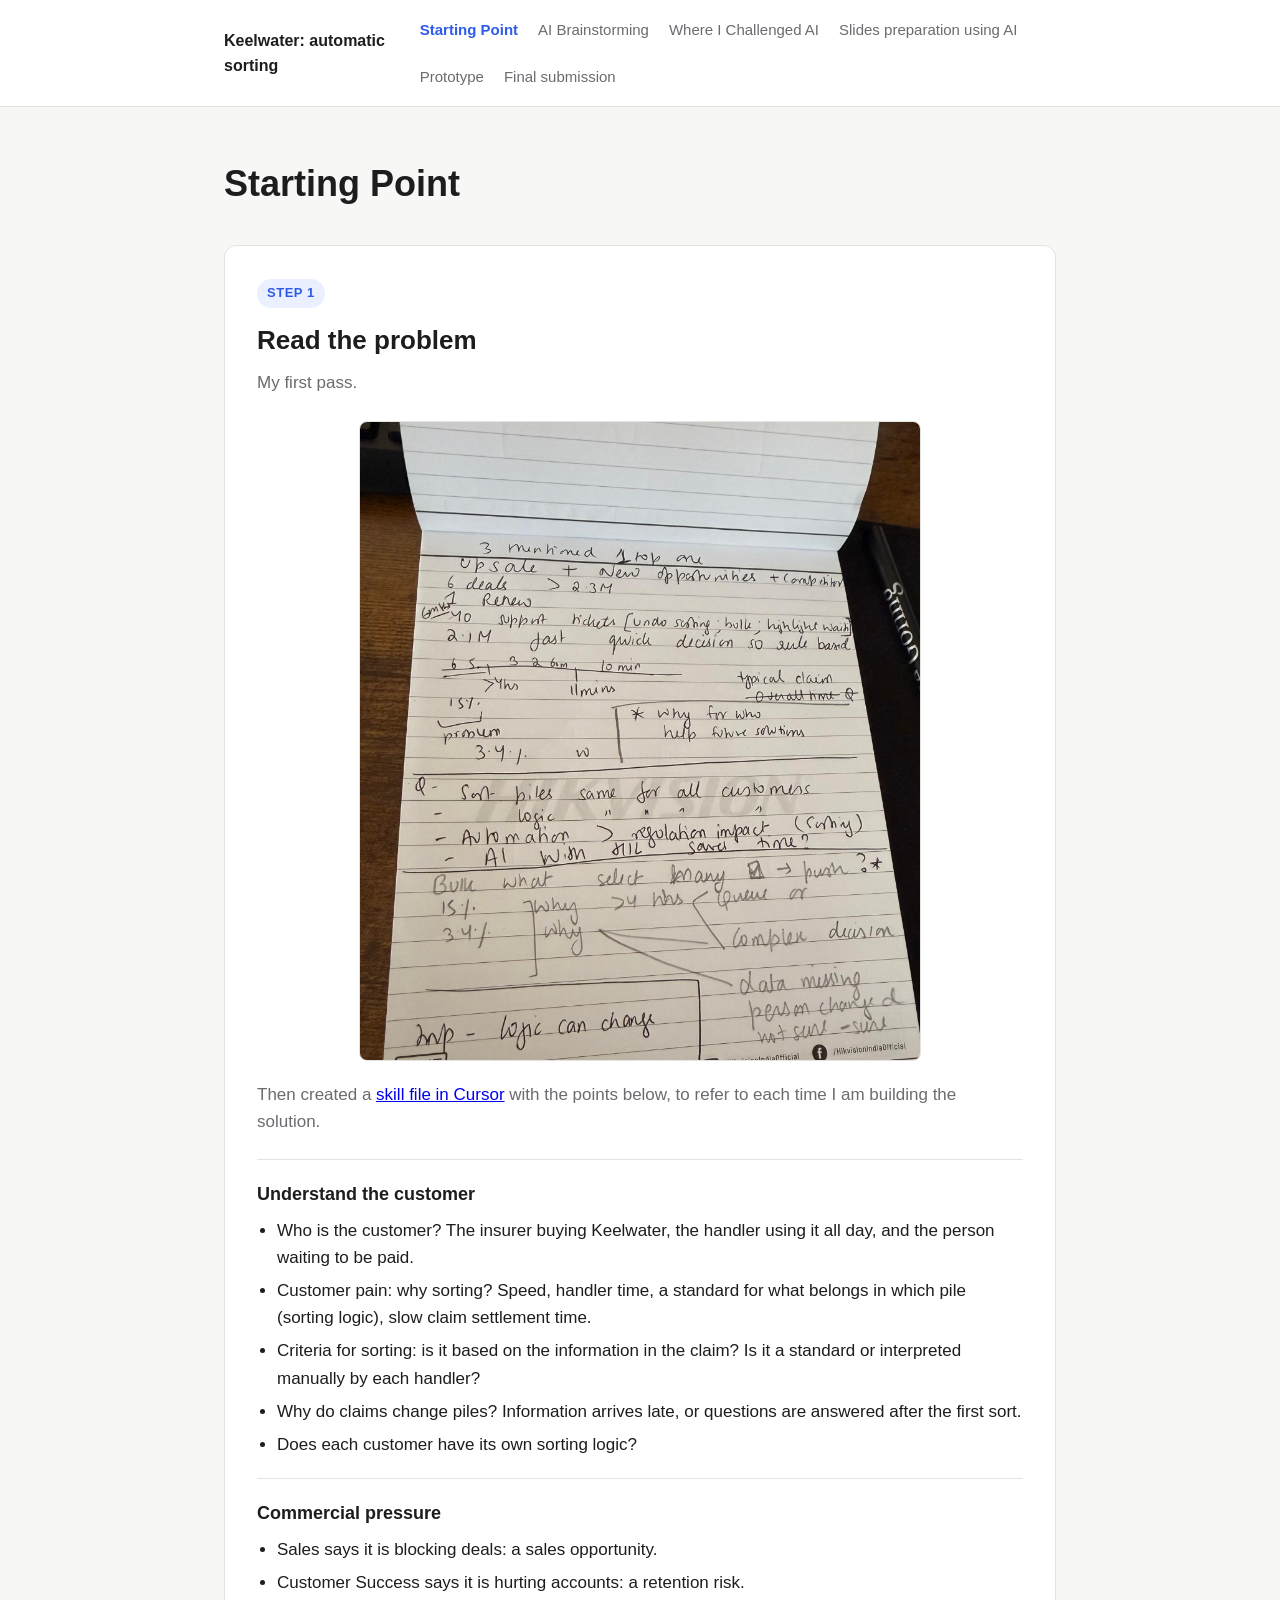
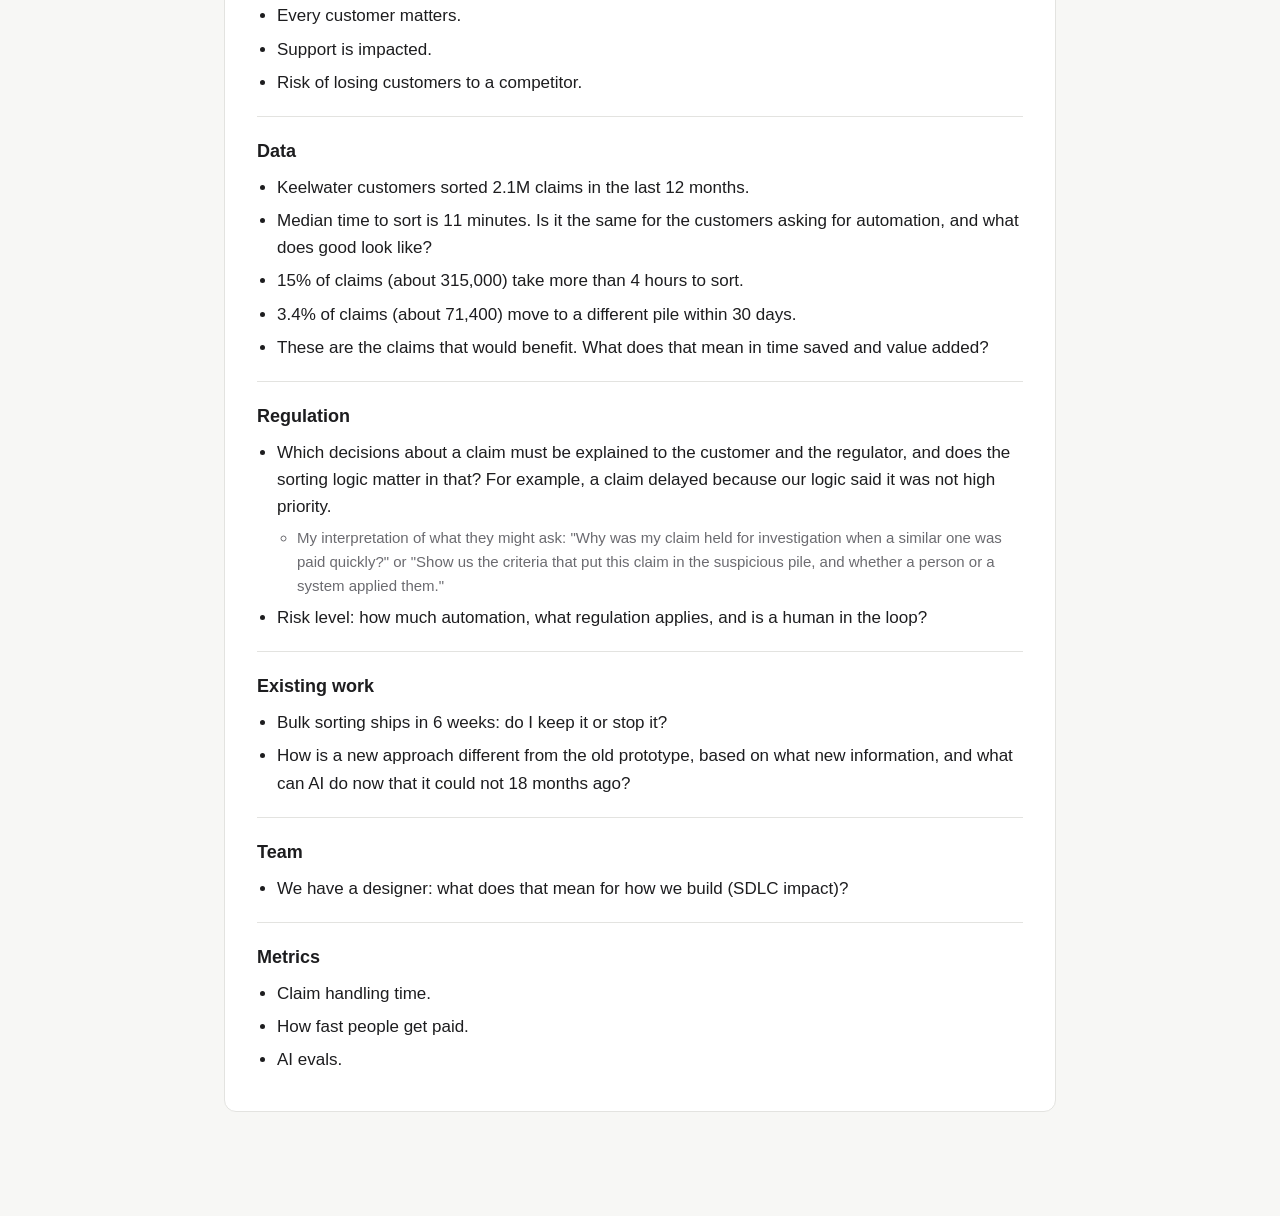
<file: index.html>
<!DOCTYPE html>
<html lang="en">
<head>
  <meta charset="UTF-8">
  <meta name="viewport" content="width=device-width, initial-scale=1.0">
  <title>Starting Point | Keelwater automatic sorting</title>
  <link rel="stylesheet" href="styles.css">
</head>
<body>
  <header class="site-header">
    <div class="site-header-inner">
      <p class="site-title">Keelwater: automatic sorting</p>
      <nav class="site-nav" aria-label="Main">
        <ul>
          <li><a href="index.html" aria-current="page">Starting Point</a></li>
          <li><a href="ai-brainstorming.html">AI Brainstorming</a></li>
          <li><a href="ai-challenged.html">Where I Challenged AI</a></li>
          <li><a href="solution.html">Slides preparation using AI</a></li>
          <li><a href="prototype.html">Prototype</a></li>
          <li><a href="slides.html">Final submission</a></li>
        </ul>
      </nav>
    </div>
  </header>

  <main>
    <h1 class="page-title">Starting Point</h1>

    <section class="step" aria-labelledby="step-1-title">
      <span class="step-label">Step 1</span>
      <h2 id="step-1-title">Read the problem</h2>
      <p class="step-summary">My first pass.</p>
      <figure class="notes-figure">
        <img src="images/handwritten-notes.png" alt="Handwritten notes from first reading of the brief: the demand signals, the 2.1M claims and 11-minute median, the 15% and 3.4%, questions about whether piles and logic are the same for all customers, automation versus regulation, what bulk sorting is, and why the 15% and 3.4% happen: queue, complex decision, data missing, person changed.">
      </figure>
      <p class="step-summary">Then created a <a href=".cursor/skills/keelwater-step-1-problem-notes/SKILL.md">skill file in Cursor</a> with the points below, to refer to each time I am building the solution.</p>

      <div class="note-group">
        <h3>Understand the customer</h3>
        <ul>
          <li>Who is the customer? The insurer buying Keelwater, the handler using it all day, and the person waiting to be paid.</li>
          <li>Customer pain: why sorting? Speed, handler time, a standard for what belongs in which pile (sorting logic), slow claim settlement time.</li>
          <li>Criteria for sorting: is it based on the information in the claim? Is it a standard or interpreted manually by each handler?</li>
          <li>Why do claims change piles? Information arrives late, or questions are answered after the first sort.</li>
          <li>Does each customer have its own sorting logic?</li>
        </ul>
      </div>

      <div class="note-group">
        <h3>Commercial pressure</h3>
        <ul>
          <li>Sales says it is blocking deals: a sales opportunity.</li>
          <li>Customer Success says it is hurting accounts: a retention risk.</li>
          <li>Every customer matters.</li>
          <li>Support is impacted.</li>
          <li>Risk of losing customers to a competitor.</li>
        </ul>
      </div>

      <div class="note-group">
        <h3>Data</h3>
        <ul>
          <li>Keelwater customers sorted 2.1M claims in the last 12 months.</li>
          <li>Median time to sort is 11 minutes. Is it the same for the customers asking for automation, and what does good look like?</li>
          <li>15% of claims (about 315,000) take more than 4 hours to sort.</li>
          <li>3.4% of claims (about 71,400) move to a different pile within 30 days.</li>
          <li>These are the claims that would benefit. What does that mean in time saved and value added?</li>
        </ul>
      </div>

      <div class="note-group">
        <h3>Regulation</h3>
        <ul>
          <li>Which decisions about a claim must be explained to the customer and the regulator, and does the sorting logic matter in that? For example, a claim delayed because our logic said it was not high priority.
            <ul>
              <li>My interpretation of what they might ask: "Why was my claim held for investigation when a similar one was paid quickly?" or "Show us the criteria that put this claim in the suspicious pile, and whether a person or a system applied them."</li>
            </ul>
          </li>
          <li>Risk level: how much automation, what regulation applies, and is a human in the loop?</li>
        </ul>
      </div>

      <div class="note-group">
        <h3>Existing work</h3>
        <ul>
          <li>Bulk sorting ships in 6 weeks: do I keep it or stop it?</li>
          <li>How is a new approach different from the old prototype, based on what new information, and what can AI do now that it could not 18 months ago?</li>
        </ul>
      </div>

      <div class="note-group">
        <h3>Team</h3>
        <ul>
          <li>We have a designer: what does that mean for how we build (SDLC impact)?</li>
        </ul>
      </div>

      <div class="note-group">
        <h3>Metrics</h3>
        <ul>
          <li>Claim handling time.</li>
          <li>How fast people get paid.</li>
          <li>AI evals.</li>
        </ul>
      </div>
    </section>
  </main>
</body>
</html>
</file>
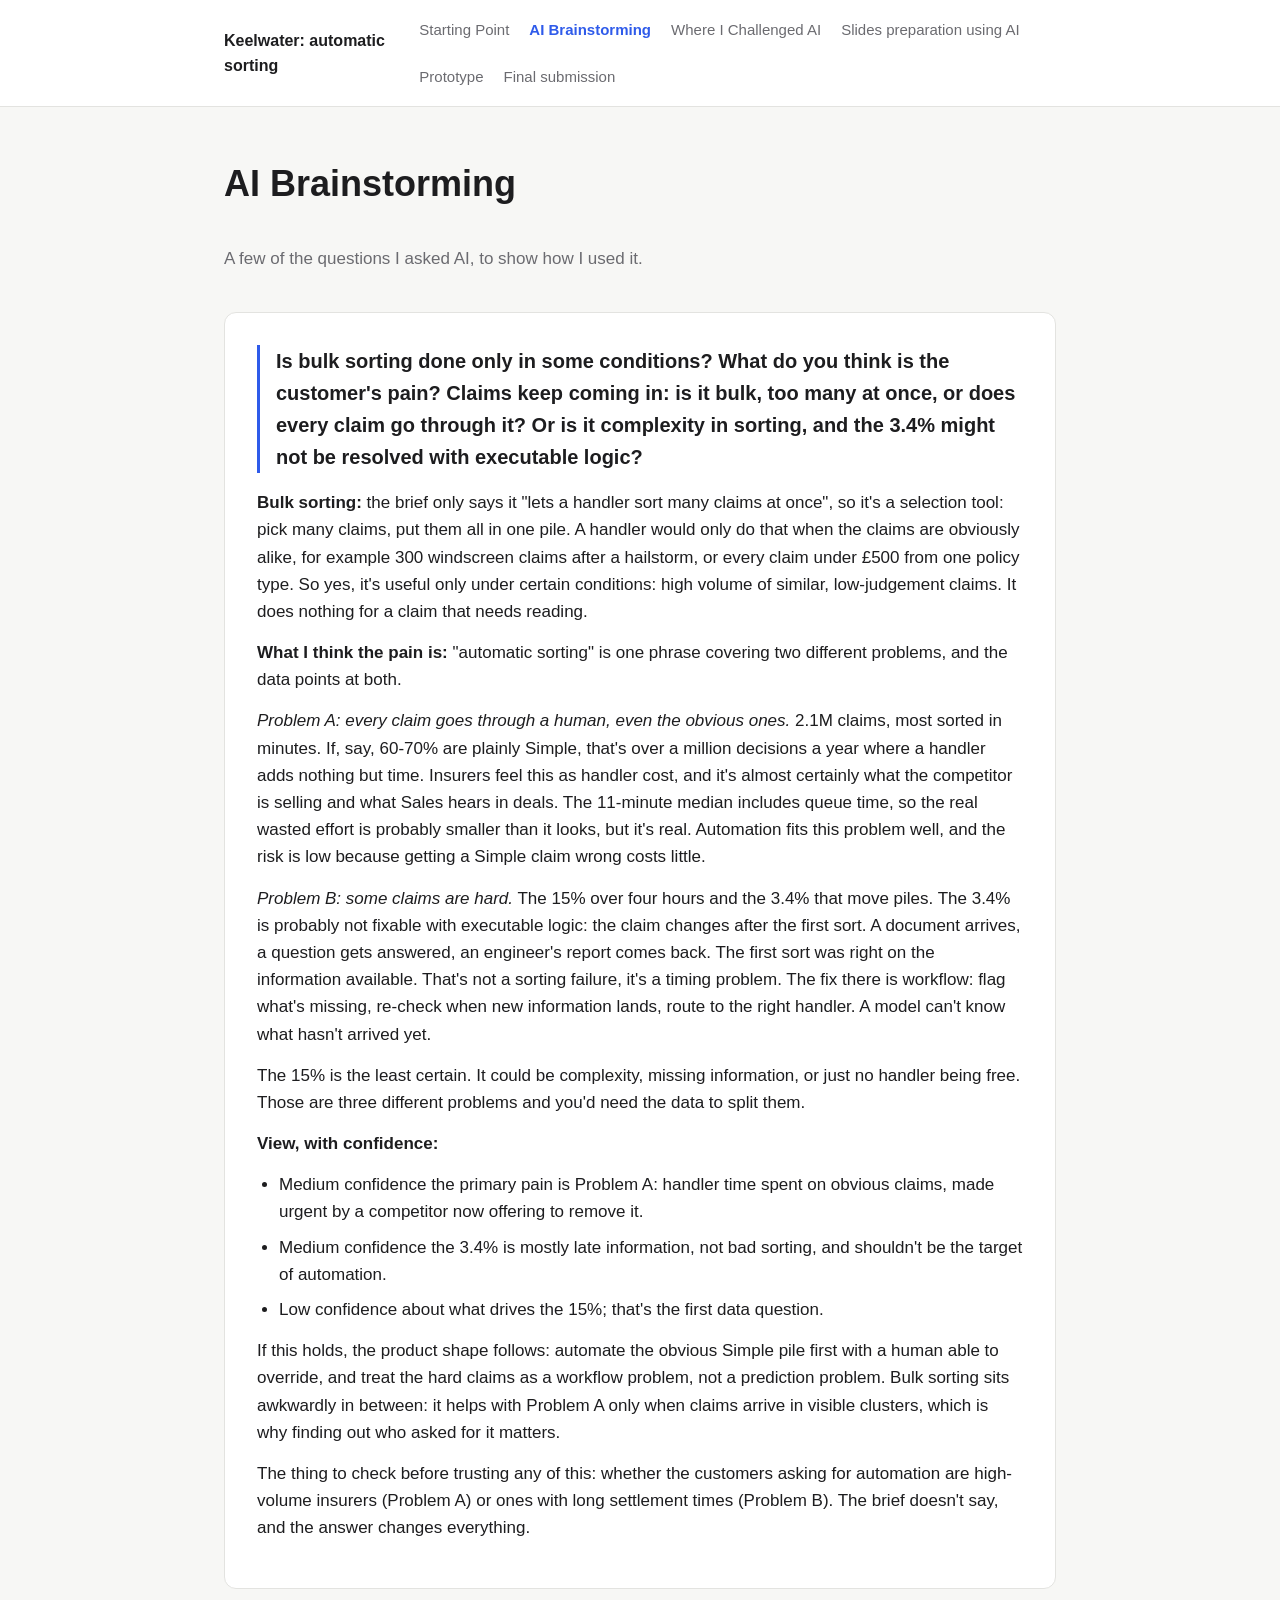
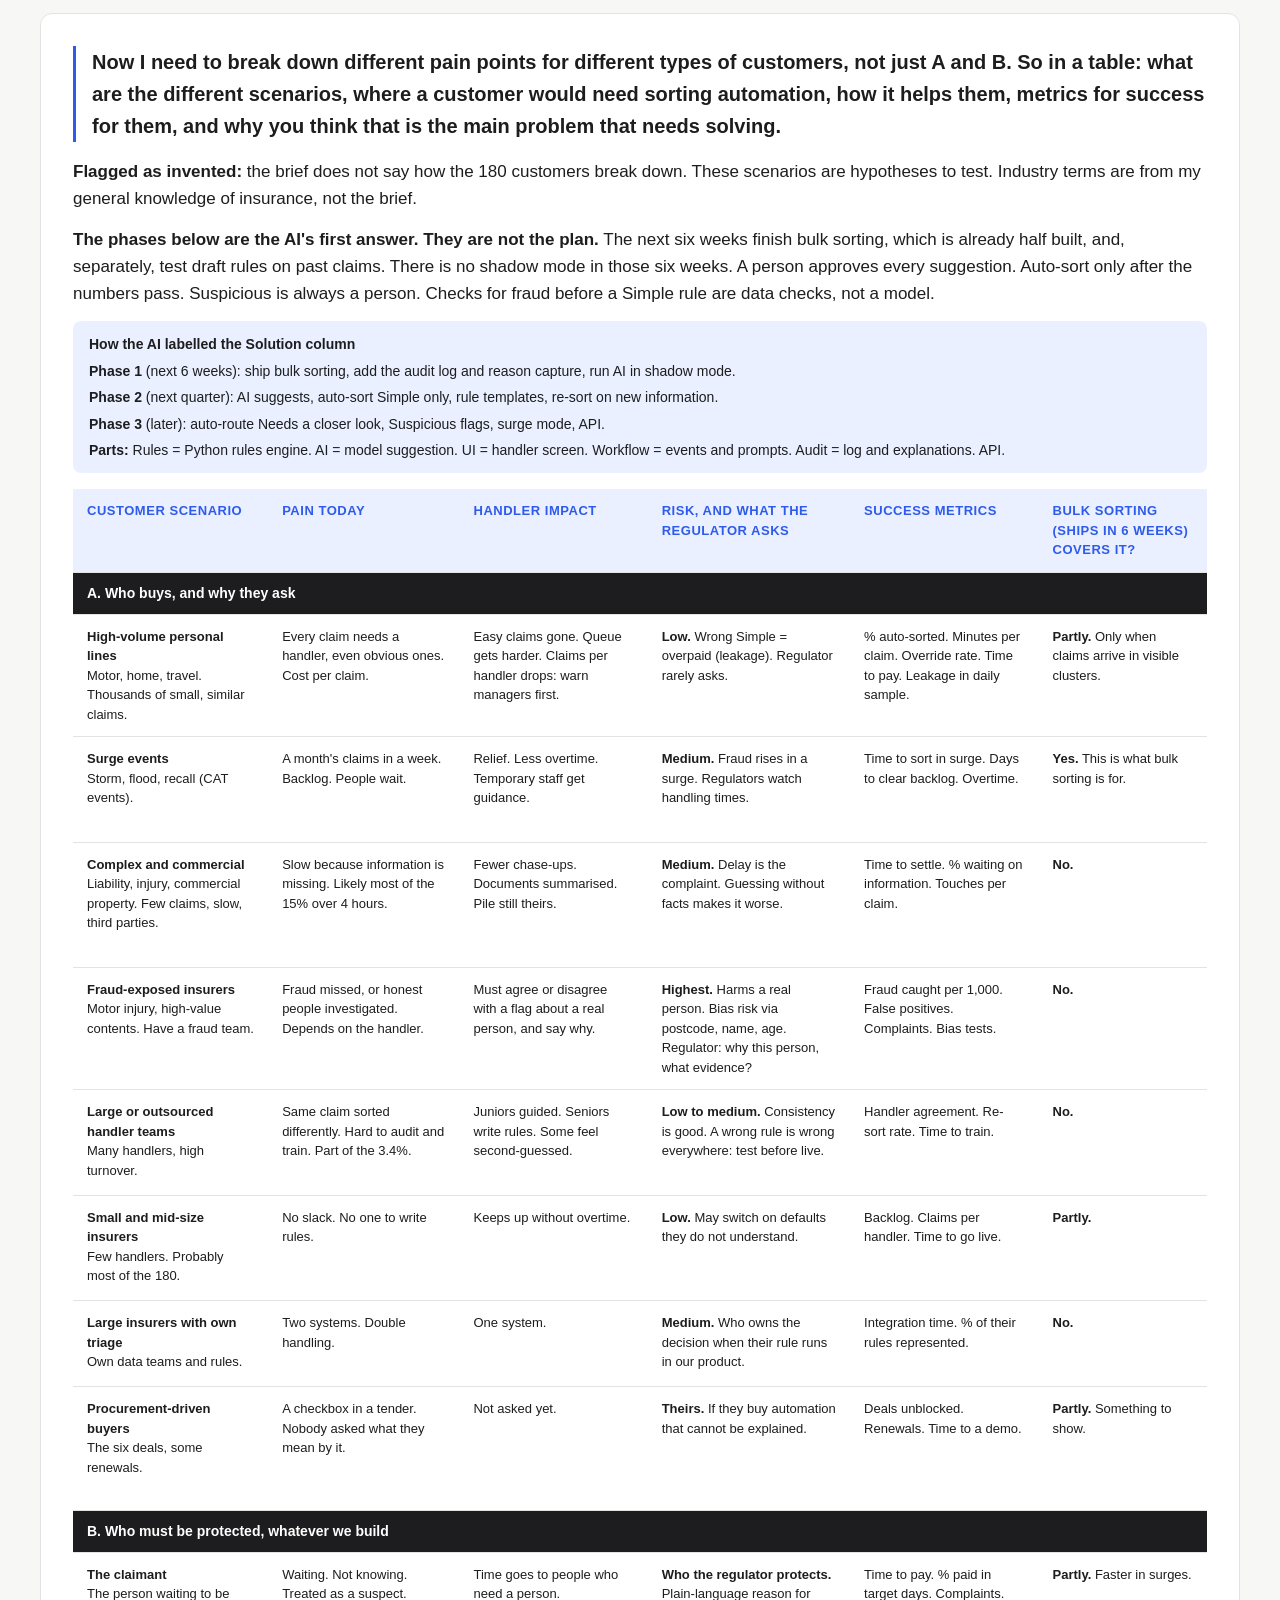
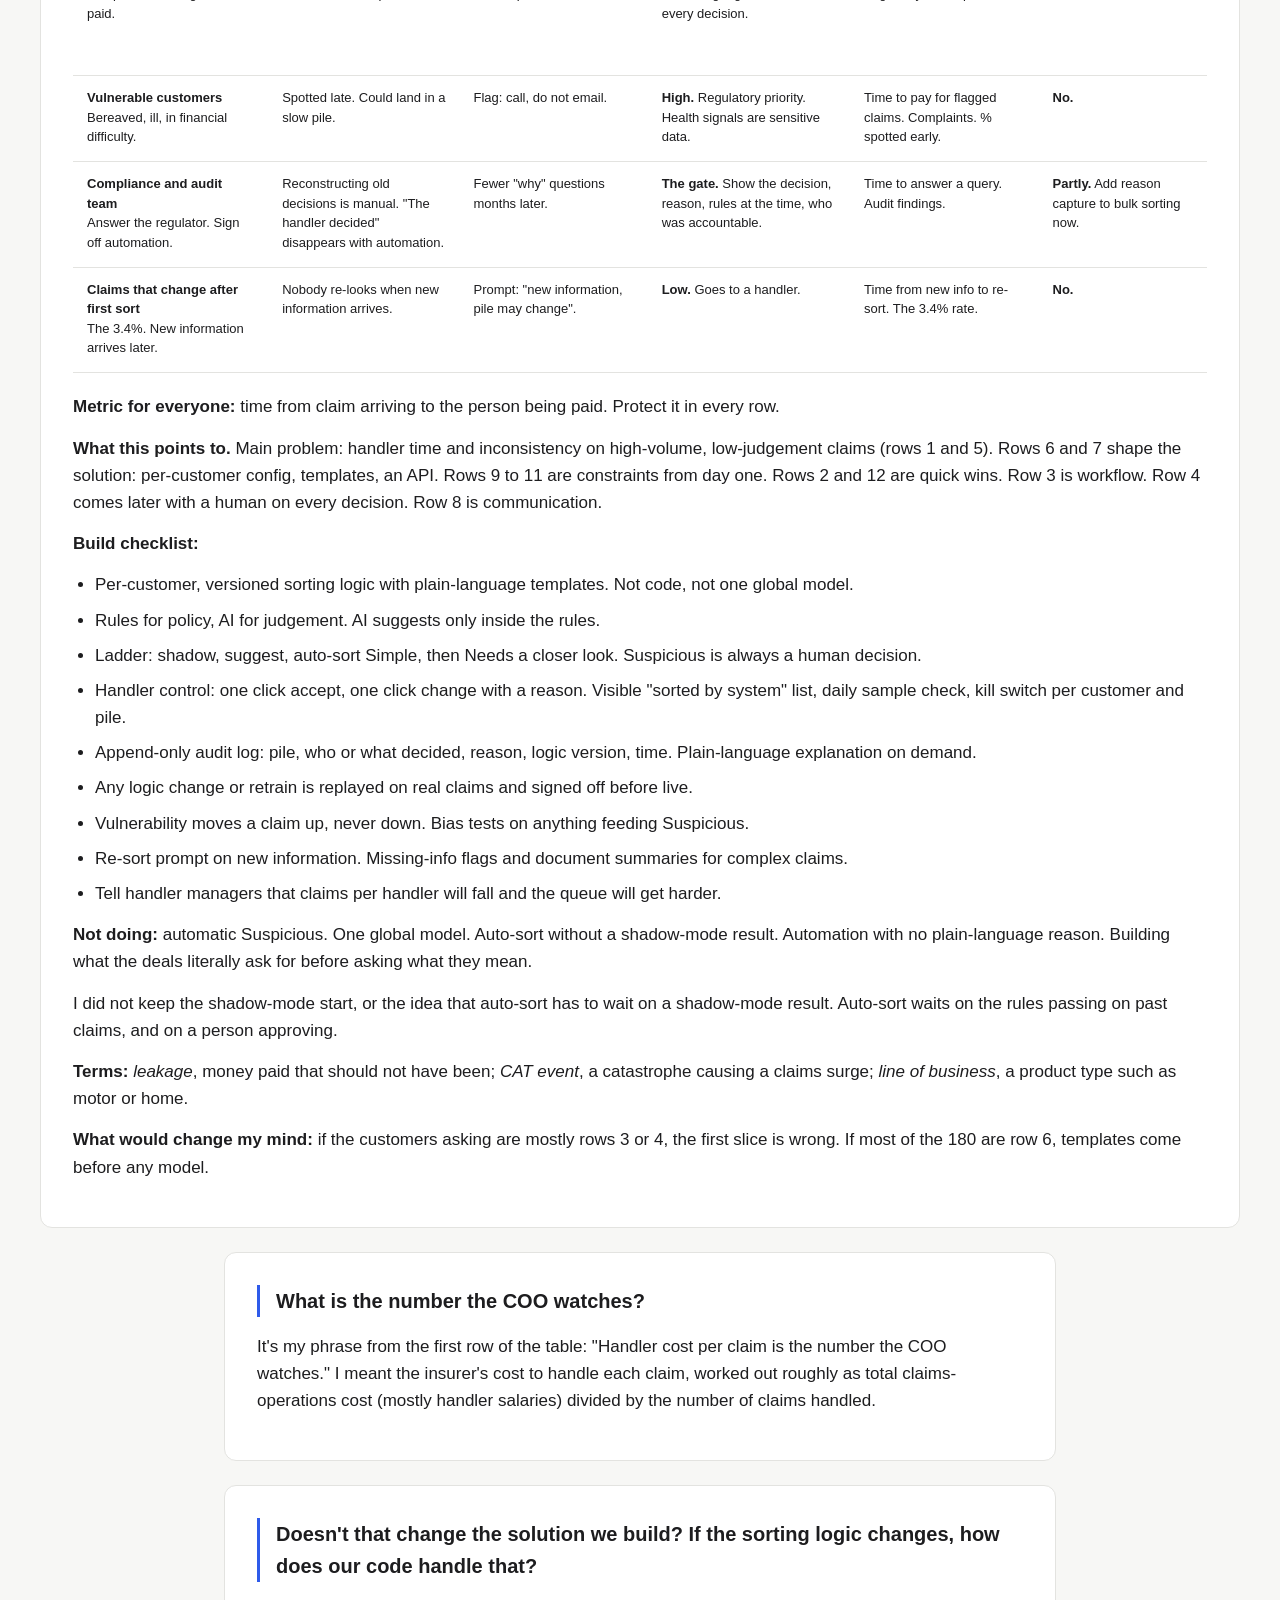
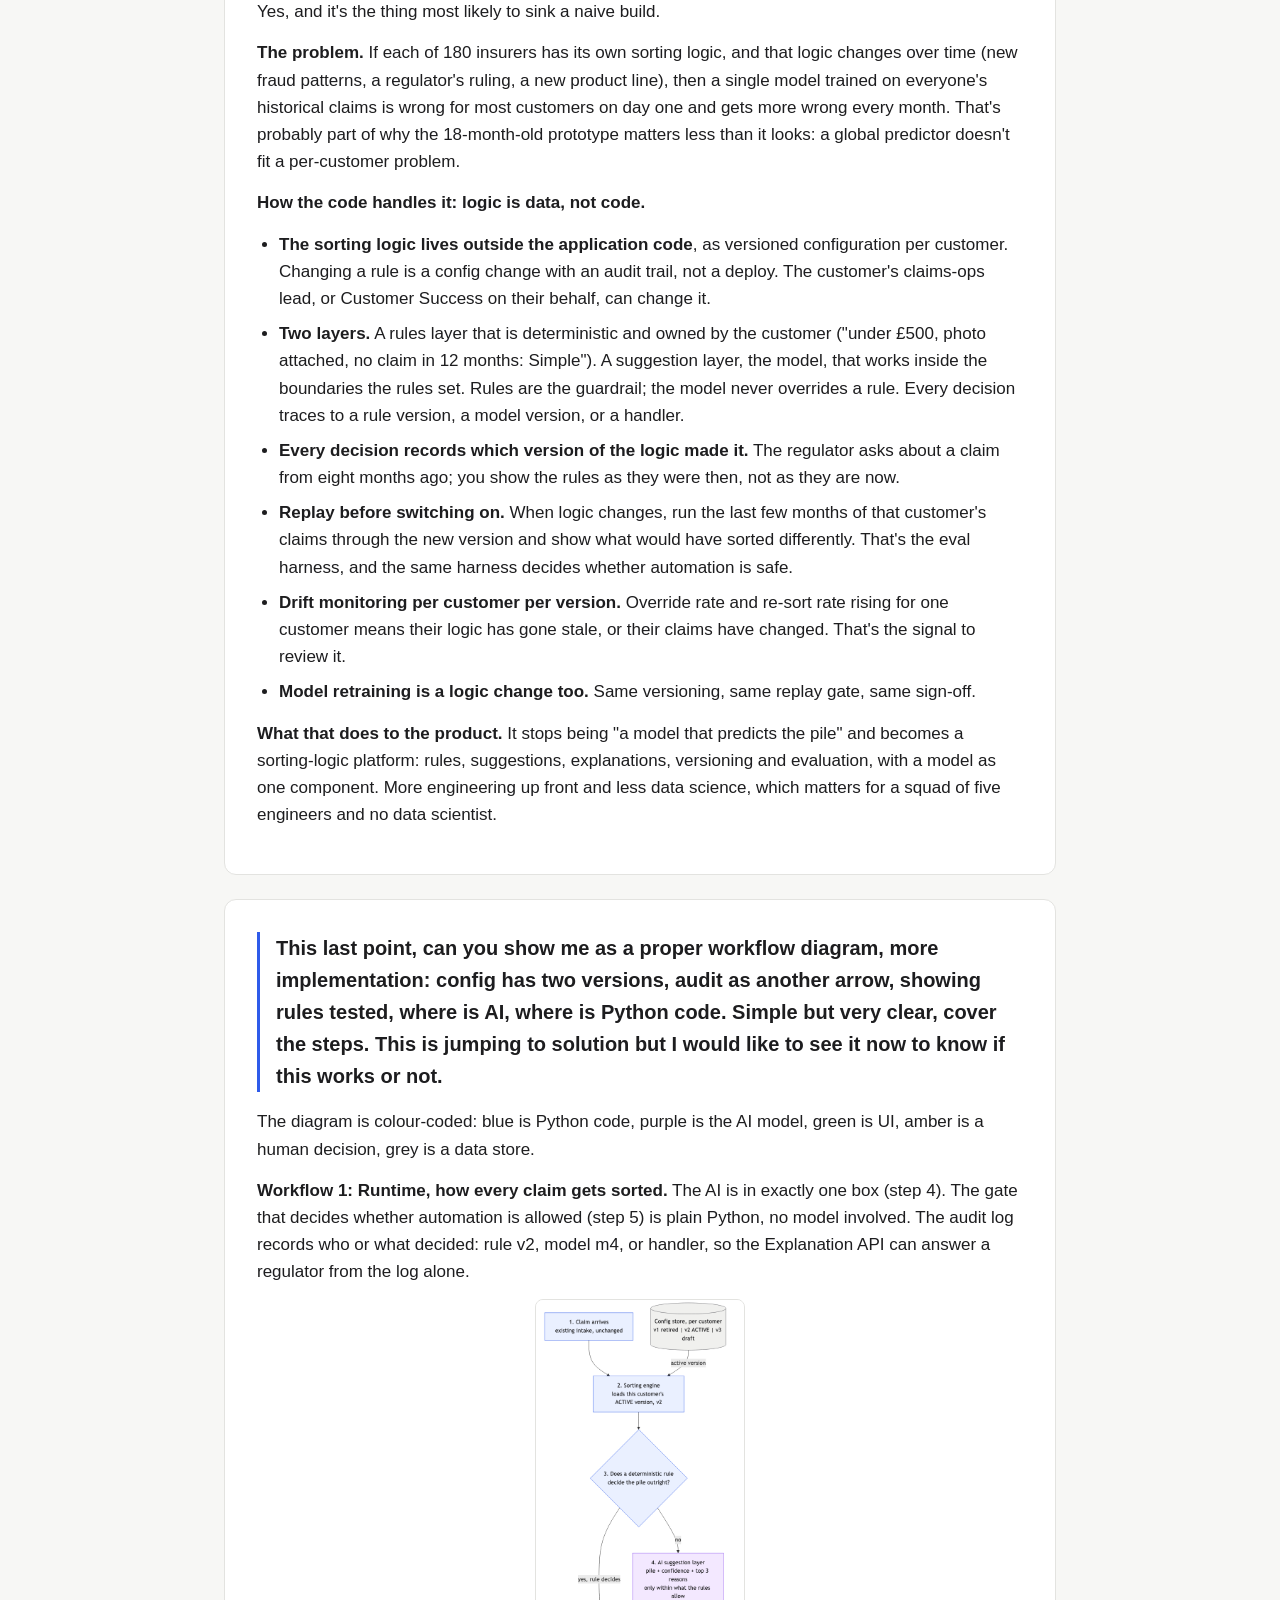
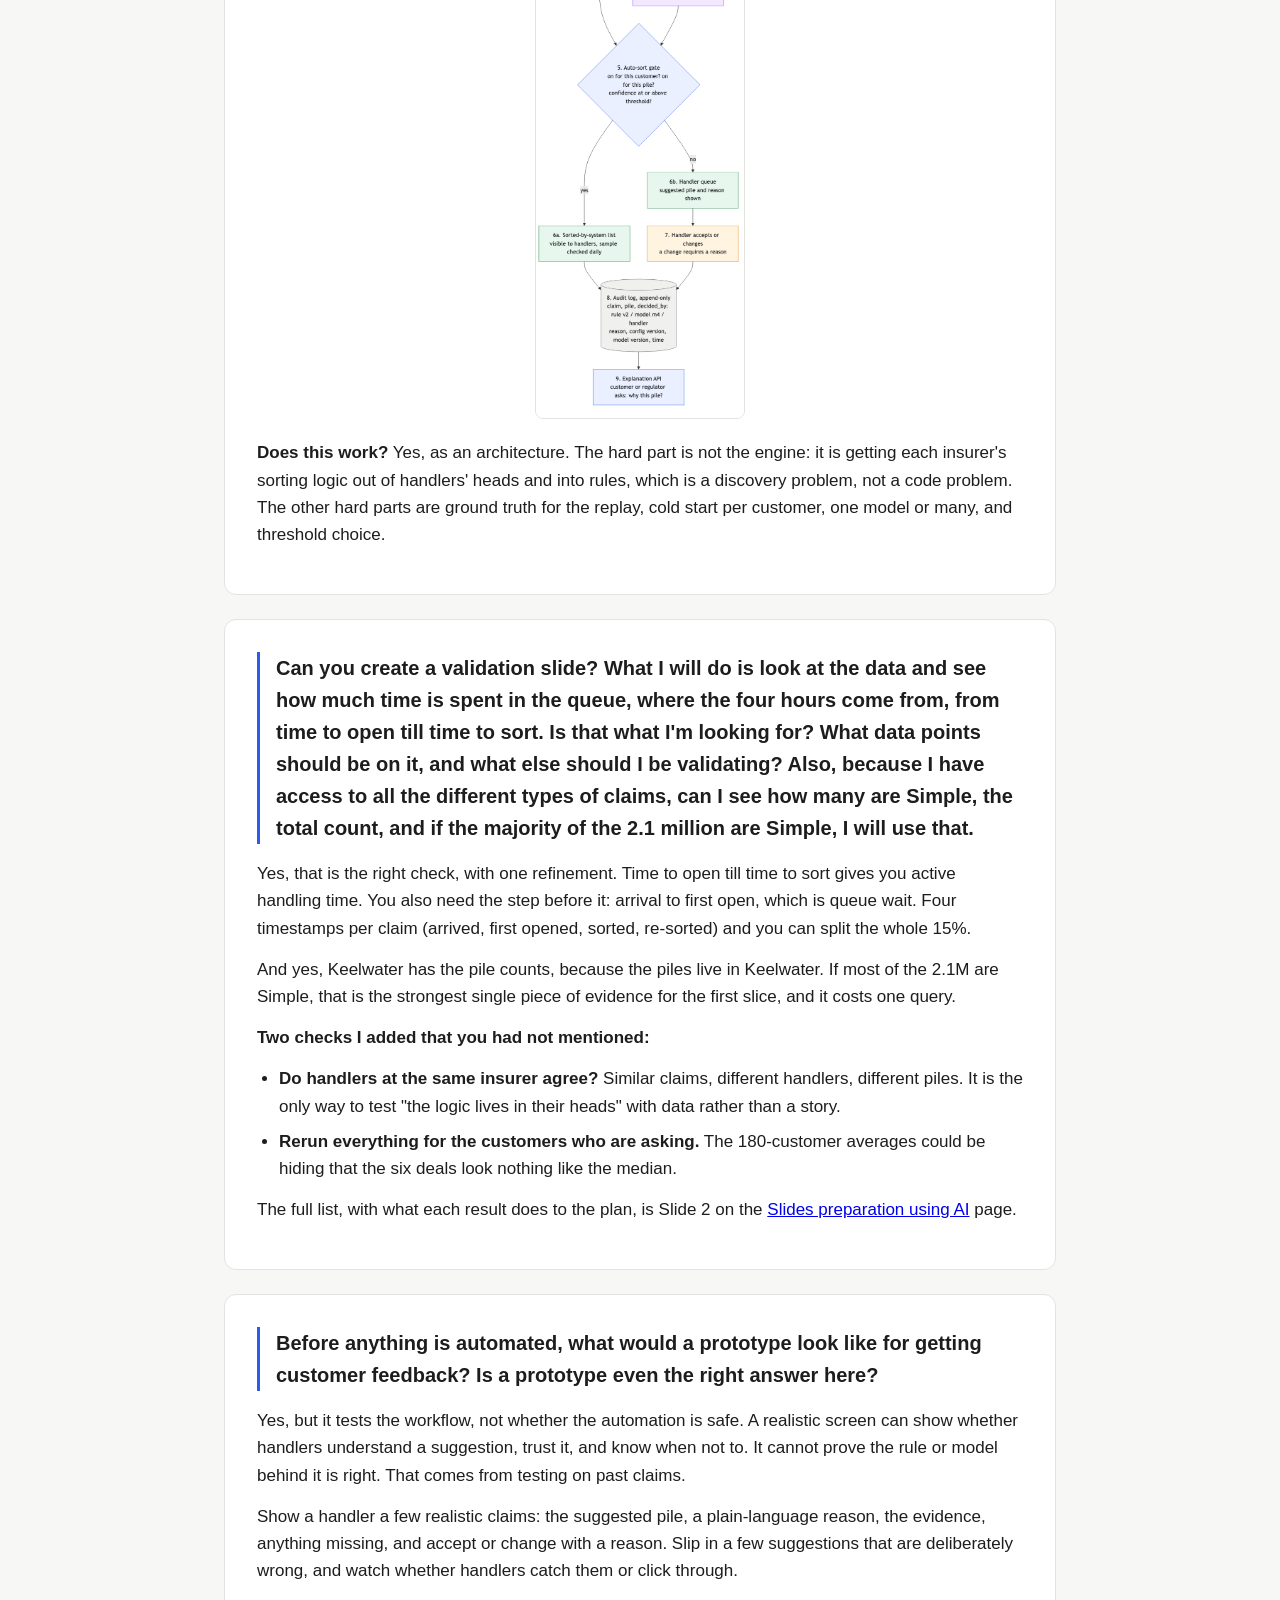
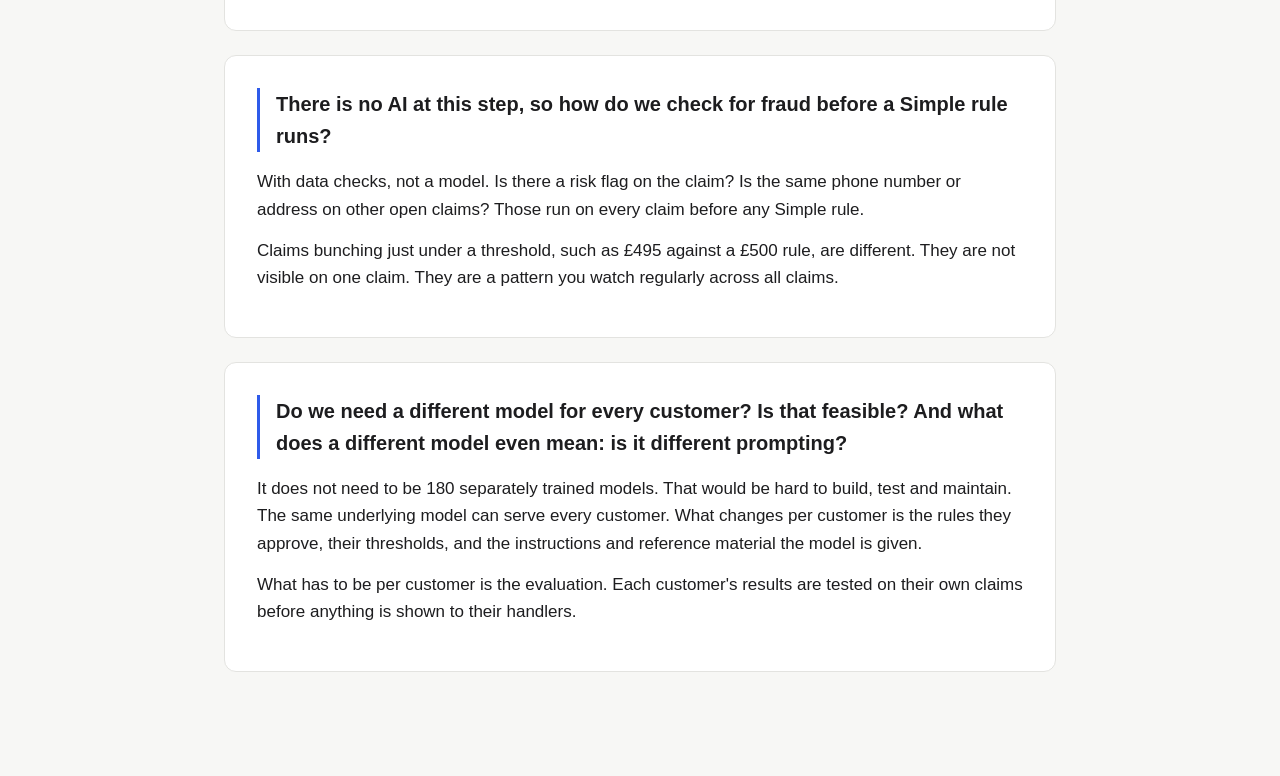
<file: ai-brainstorming.html>
<!DOCTYPE html>
<html lang="en">
<head>
  <meta charset="UTF-8">
  <meta name="viewport" content="width=device-width, initial-scale=1.0">
  <title>AI Brainstorming | Keelwater automatic sorting</title>
  <link rel="stylesheet" href="styles.css">
</head>
<body>
  <header class="site-header">
    <div class="site-header-inner">
      <p class="site-title">Keelwater: automatic sorting</p>
      <nav class="site-nav" aria-label="Main">
        <ul>
          <li><a href="index.html">Starting Point</a></li>
          <li><a href="ai-brainstorming.html" aria-current="page">AI Brainstorming</a></li>
          <li><a href="ai-challenged.html">Where I Challenged AI</a></li>
          <li><a href="solution.html">Slides preparation using AI</a></li>
          <li><a href="prototype.html">Prototype</a></li>
          <li><a href="slides.html">Final submission</a></li>
        </ul>
      </nav>
    </div>
  </header>

  <main>
    <h1 class="page-title">AI Brainstorming</h1>
    <p class="page-intro">A few of the questions I asked AI, to show how I used it.</p>
    <article class="qa">
      <h2 class="qa-question">Is bulk sorting done only in some conditions? What do you think is the customer's pain? Claims keep coming in: is it bulk, too many at once, or does every claim go through it? Or is it complexity in sorting, and the 3.4% might not be resolved with executable logic?</h2>
      <div class="qa-answer">
        <p><strong>Bulk sorting:</strong> the brief only says it "lets a handler sort many claims at once", so it's a selection tool: pick many claims, put them all in one pile. A handler would only do that when the claims are obviously alike, for example 300 windscreen claims after a hailstorm, or every claim under £500 from one policy type. So yes, it's useful only under certain conditions: high volume of similar, low-judgement claims. It does nothing for a claim that needs reading.</p>
        <p><strong>What I think the pain is:</strong> "automatic sorting" is one phrase covering two different problems, and the data points at both.</p>
        <p><em>Problem A: every claim goes through a human, even the obvious ones.</em> 2.1M claims, most sorted in minutes. If, say, 60-70% are plainly Simple, that's over a million decisions a year where a handler adds nothing but time. Insurers feel this as handler cost, and it's almost certainly what the competitor is selling and what Sales hears in deals. The 11-minute median includes queue time, so the real wasted effort is probably smaller than it looks, but it's real. Automation fits this problem well, and the risk is low because getting a Simple claim wrong costs little.</p>
        <p><em>Problem B: some claims are hard.</em> The 15% over four hours and the 3.4% that move piles. The 3.4% is probably not fixable with executable logic: the claim changes after the first sort. A document arrives, a question gets answered, an engineer's report comes back. The first sort was right on the information available. That's not a sorting failure, it's a timing problem. The fix there is workflow: flag what's missing, re-check when new information lands, route to the right handler. A model can't know what hasn't arrived yet.</p>
        <p>The 15% is the least certain. It could be complexity, missing information, or just no handler being free. Those are three different problems and you'd need the data to split them.</p>
        <p><strong>View, with confidence:</strong></p>
        <ul>
          <li>Medium confidence the primary pain is Problem A: handler time spent on obvious claims, made urgent by a competitor now offering to remove it.</li>
          <li>Medium confidence the 3.4% is mostly late information, not bad sorting, and shouldn't be the target of automation.</li>
          <li>Low confidence about what drives the 15%; that's the first data question.</li>
        </ul>
        <p>If this holds, the product shape follows: automate the obvious Simple pile first with a human able to override, and treat the hard claims as a workflow problem, not a prediction problem. Bulk sorting sits awkwardly in between: it helps with Problem A only when claims arrive in visible clusters, which is why finding out who asked for it matters.</p>
        <p>The thing to check before trusting any of this: whether the customers asking for automation are high-volume insurers (Problem A) or ones with long settlement times (Problem B). The brief doesn't say, and the answer changes everything.</p>
      </div>
    </article>

    <article class="qa qa-wide">
      <h2 class="qa-question">Now I need to break down different pain points for different types of customers, not just A and B. So in a table: what are the different scenarios, where a customer would need sorting automation, how it helps them, metrics for success for them, and why you think that is the main problem that needs solving.</h2>
      <div class="qa-answer">
        <p><strong>Flagged as invented:</strong> the brief does not say how the 180 customers break down. These scenarios are hypotheses to test. Industry terms are from my general knowledge of insurance, not the brief.</p>
        <p><strong>The phases below are the AI's first answer. They are not the plan.</strong> The next six weeks finish bulk sorting, which is already half built, and, separately, test draft rules on past claims. There is no shadow mode in those six weeks. A person approves every suggestion. Auto-sort only after the numbers pass. Suspicious is always a person. Checks for fraud before a Simple rule are data checks, not a model.</p>

        <div class="phase-key">
          <strong>How the AI labelled the Solution column</strong>
          <span><b>Phase 1</b> (next 6 weeks): ship bulk sorting, add the audit log and reason capture, run AI in shadow mode.</span>
          <span><b>Phase 2</b> (next quarter): AI suggests, auto-sort Simple only, rule templates, re-sort on new information.</span>
          <span><b>Phase 3</b> (later): auto-route Needs a closer look, Suspicious flags, surge mode, API.</span>
          <span><b>Parts:</b> Rules = Python rules engine. AI = model suggestion. UI = handler screen. Workflow = events and prompts. Audit = log and explanations. API.</span>
        </div>

        <div class="table-scroll">
          <table class="scenario-table scenario-table-wide">
            <thead>
              <tr>
                <th>Customer scenario</th>
                <th>Pain today</th>
                <th>Handler impact</th>
                <th>Risk, and what the regulator asks</th>
                <th>Success metrics</th>
                <th>Bulk sorting (ships in 6 weeks) covers it?</th>
                <th>Solution: what and how</th>
                <th>Priority</th>
              </tr>
            </thead>
            <tbody>
              <tr class="group-row"><th colspan="8">A. Who buys, and why they ask</th></tr>
              <tr>
                <td><strong>High-volume personal lines</strong><br>Motor, home, travel. Thousands of small, similar claims.</td>
                <td>Every claim needs a handler, even obvious ones. Cost per claim.</td>
                <td>Easy claims gone. Queue gets harder. Claims per handler drops: warn managers first.</td>
                <td><strong>Low.</strong> Wrong Simple = overpaid (leakage). Regulator rarely asks.</td>
                <td>% auto-sorted. Minutes per claim. Override rate. Time to pay. Leakage in daily sample.</td>
                <td><strong>Partly.</strong> Only when claims arrive in visible clusters.</td>
                <td>Auto-sort clearly Simple; handler can override.<br><em>Rules + AI + UI. Phase 1 shadow, Phase 2 live.</em></td>
                <td><strong>1st.</strong> Biggest volume, lowest risk, what the competitor sells.</td>
              </tr>
              <tr>
                <td><strong>Surge events</strong><br>Storm, flood, recall (CAT events).</td>
                <td>A month's claims in a week. Backlog. People wait.</td>
                <td>Relief. Less overtime. Temporary staff get guidance.</td>
                <td><strong>Medium.</strong> Fraud rises in a surge. Regulators watch handling times.</td>
                <td>Time to sort in surge. Days to clear backlog. Overtime.</td>
                <td><strong>Yes.</strong> This is what bulk sorting is for.</td>
                <td>Bulk sorting now. Later: detect the cluster, auto-sort with fraud checks.<br><em>UI now. Rules + AI Phase 3.</em></td>
                <td><strong>Finish bulk sorting.</strong> Model later.</td>
              </tr>
              <tr>
                <td><strong>Complex and commercial</strong><br>Liability, injury, commercial property. Few claims, slow, third parties.</td>
                <td>Slow because information is missing. Likely most of the 15% over 4 hours.</td>
                <td>Fewer chase-ups. Documents summarised. Pile still theirs.</td>
                <td><strong>Medium.</strong> Delay is the complaint. Guessing without facts makes it worse.</td>
                <td>Time to settle. % waiting on information. Touches per claim.</td>
                <td><strong>No.</strong></td>
                <td>Not sorting automation. Flag missing info, AI reads documents, re-check when info arrives.<br><em>Workflow + AI. Phase 2 to 3.</em></td>
                <td><strong>Not for sorting.</strong> Workflow problem.</td>
              </tr>
              <tr>
                <td><strong>Fraud-exposed insurers</strong><br>Motor injury, high-value contents. Have a fraud team.</td>
                <td>Fraud missed, or honest people investigated. Depends on the handler.</td>
                <td>Must agree or disagree with a flag about a real person, and say why.</td>
                <td><strong>Highest.</strong> Harms a real person. Bias risk via postcode, name, age. Regulator: why this person, what evidence?</td>
                <td>Fraud caught per 1,000. False positives. Complaints. Bias tests.</td>
                <td><strong>No.</strong></td>
                <td>AI flags with evidence. Human always decides. Never automatic.<br><em>AI + UI + Audit. Phase 3.</em></td>
                <td><strong>Later.</strong> After Simple is proven safe.</td>
              </tr>
              <tr>
                <td><strong>Large or outsourced handler teams</strong><br>Many handlers, high turnover.</td>
                <td>Same claim sorted differently. Hard to audit and train. Part of the 3.4%.</td>
                <td>Juniors guided. Seniors write rules. Some feel second-guessed.</td>
                <td><strong>Low to medium.</strong> Consistency is good. A wrong rule is wrong everywhere: test before live.</td>
                <td>Handler agreement. Re-sort rate. Time to train.</td>
                <td><strong>No.</strong></td>
                <td>Codify logic as per-customer rules, reason shown.<br><em>Rules + UI + Audit. Phase 2.</em></td>
                <td><strong>2nd.</strong> Explainability built in.</td>
              </tr>
              <tr>
                <td><strong>Small and mid-size insurers</strong><br>Few handlers. Probably most of the 180.</td>
                <td>No slack. No one to write rules.</td>
                <td>Keeps up without overtime.</td>
                <td><strong>Low.</strong> May switch on defaults they do not understand.</td>
                <td>Backlog. Claims per handler. Time to go live.</td>
                <td><strong>Partly.</strong></td>
                <td>Default rule templates by line of business, plain language.<br><em>Rules + UI. Phase 2.</em></td>
                <td><strong>Shapes the solution.</strong> Templates, not a blank editor.</td>
              </tr>
              <tr>
                <td><strong>Large insurers with own triage</strong><br>Own data teams and rules.</td>
                <td>Two systems. Double handling.</td>
                <td>One system.</td>
                <td><strong>Medium.</strong> Who owns the decision when their rule runs in our product.</td>
                <td>Integration time. % of their rules represented.</td>
                <td><strong>No.</strong></td>
                <td>Load their rules or score through an API.<br><em>Rules + API + Audit. Phase 3.</em></td>
                <td><strong>Not main.</strong> Proves logic must be per-customer.</td>
              </tr>
              <tr>
                <td><strong>Procurement-driven buyers</strong><br>The six deals, some renewals.</td>
                <td>A checkbox in a tender. Nobody asked what they mean by it.</td>
                <td>Not asked yet.</td>
                <td><strong>Theirs.</strong> If they buy automation that cannot be explained.</td>
                <td>Deals unblocked. Renewals. Time to a demo.</td>
                <td><strong>Partly.</strong> Something to show.</td>
                <td>Dated roadmap, pilot with a reference customer, explainability story.<br><em>Communication, not code. Phase 1.</em></td>
                <td><strong>Not a product problem.</strong> Sequencing and comms.</td>
              </tr>

              <tr class="group-row"><th colspan="8">B. Who must be protected, whatever we build</th></tr>
              <tr>
                <td><strong>The claimant</strong><br>The person waiting to be paid.</td>
                <td>Waiting. Not knowing. Treated as a suspect.</td>
                <td>Time goes to people who need a person.</td>
                <td><strong>Who the regulator protects.</strong> Plain-language reason for every decision.</td>
                <td>Time to pay. % paid in target days. Complaints.</td>
                <td><strong>Partly.</strong> Faster in surges.</td>
                <td>Faster Simple payment. Never slow or wrongly flag to save cost.<br><em>Audit gives plain-language reasons. All phases.</em></td>
                <td><strong>Metric to protect in every row.</strong></td>
              </tr>
              <tr>
                <td><strong>Vulnerable customers</strong><br>Bereaved, ill, in financial difficulty.</td>
                <td>Spotted late. Could land in a slow pile.</td>
                <td>Flag: call, do not email.</td>
                <td><strong>High.</strong> Regulatory priority. Health signals are sensitive data.</td>
                <td>Time to pay for flagged claims. Complaints. % spotted early.</td>
                <td><strong>No.</strong></td>
                <td>AI spots signals. Moves a claim up, never down.<br><em>AI + Rules. Phase 2.</em></td>
                <td><strong>Constraint from day one.</strong></td>
              </tr>
              <tr>
                <td><strong>Compliance and audit team</strong><br>Answer the regulator. Sign off automation.</td>
                <td>Reconstructing old decisions is manual. "The handler decided" disappears with automation.</td>
                <td>Fewer "why" questions months later.</td>
                <td><strong>The gate.</strong> Show the decision, reason, rules at the time, who was accountable.</td>
                <td>Time to answer a query. Audit findings.</td>
                <td><strong>Partly.</strong> Add reason capture to bulk sorting now.</td>
                <td>Append-only audit log. Versioned logic. Replay before go-live.<br><em>Audit (Python). Phase 1.</em></td>
                <td><strong>Build first.</strong> Nothing ships without it.</td>
              </tr>
              <tr>
                <td><strong>Claims that change after first sort</strong><br>The 3.4%. New information arrives later.</td>
                <td>Nobody re-looks when new information arrives.</td>
                <td>Prompt: "new information, pile may change".</td>
                <td><strong>Low.</strong> Goes to a handler.</td>
                <td>Time from new info to re-sort. The 3.4% rate.</td>
                <td><strong>No.</strong></td>
                <td>Re-evaluate on new information. Suggest a re-sort.<br><em>Workflow + Rules. Phase 2.</em></td>
                <td><strong>Quick win.</strong> Also gives ground truth.</td>
              </tr>
            </tbody>
          </table>
        </div>

        <p><strong>Metric for everyone:</strong> time from claim arriving to the person being paid. Protect it in every row.</p>

        <p><strong>What this points to.</strong> Main problem: handler time and inconsistency on high-volume, low-judgement claims (rows 1 and 5). Rows 6 and 7 shape the solution: per-customer config, templates, an API. Rows 9 to 11 are constraints from day one. Rows 2 and 12 are quick wins. Row 3 is workflow. Row 4 comes later with a human on every decision. Row 8 is communication.</p>

        <p><strong>Build checklist:</strong></p>
        <ul>
          <li>Per-customer, versioned sorting logic with plain-language templates. Not code, not one global model.</li>
          <li>Rules for policy, AI for judgement. AI suggests only inside the rules.</li>
          <li>Ladder: shadow, suggest, auto-sort Simple, then Needs a closer look. Suspicious is always a human decision.</li>
          <li>Handler control: one click accept, one click change with a reason. Visible "sorted by system" list, daily sample check, kill switch per customer and pile.</li>
          <li>Append-only audit log: pile, who or what decided, reason, logic version, time. Plain-language explanation on demand.</li>
          <li>Any logic change or retrain is replayed on real claims and signed off before live.</li>
          <li>Vulnerability moves a claim up, never down. Bias tests on anything feeding Suspicious.</li>
          <li>Re-sort prompt on new information. Missing-info flags and document summaries for complex claims.</li>
          <li>Tell handler managers that claims per handler will fall and the queue will get harder.</li>
        </ul>

        <p><strong>Not doing:</strong> automatic Suspicious. One global model. Auto-sort without a shadow-mode result. Automation with no plain-language reason. Building what the deals literally ask for before asking what they mean.</p>
        <p>I did not keep the shadow-mode start, or the idea that auto-sort has to wait on a shadow-mode result. Auto-sort waits on the rules passing on past claims, and on a person approving.</p>

        <p><strong>Terms:</strong> <em>leakage</em>, money paid that should not have been; <em>CAT event</em>, a catastrophe causing a claims surge; <em>line of business</em>, a product type such as motor or home.</p>

        <p><strong>What would change my mind:</strong> if the customers asking are mostly rows 3 or 4, the first slice is wrong. If most of the 180 are row 6, templates come before any model.</p>
      </div>
    </article>

    <article class="qa">
      <h2 class="qa-question">What is the number the COO watches?</h2>
      <div class="qa-answer">
        <p>It's my phrase from the first row of the table: "Handler cost per claim is the number the COO watches." I meant the insurer's cost to handle each claim, worked out roughly as total claims-operations cost (mostly handler salaries) divided by the number of claims handled.</p>
      </div>
    </article>

    <article class="qa">
      <h2 class="qa-question">Doesn't that change the solution we build? If the sorting logic changes, how does our code handle that?</h2>
      <div class="qa-answer">
        <p>Yes, and it's the thing most likely to sink a naive build.</p>
        <p><strong>The problem.</strong> If each of 180 insurers has its own sorting logic, and that logic changes over time (new fraud patterns, a regulator's ruling, a new product line), then a single model trained on everyone's historical claims is wrong for most customers on day one and gets more wrong every month. That's probably part of why the 18-month-old prototype matters less than it looks: a global predictor doesn't fit a per-customer problem.</p>
        <p><strong>How the code handles it: logic is data, not code.</strong></p>
        <ul>
          <li><strong>The sorting logic lives outside the application code</strong>, as versioned configuration per customer. Changing a rule is a config change with an audit trail, not a deploy. The customer's claims-ops lead, or Customer Success on their behalf, can change it.</li>
          <li><strong>Two layers.</strong> A rules layer that is deterministic and owned by the customer ("under £500, photo attached, no claim in 12 months: Simple"). A suggestion layer, the model, that works inside the boundaries the rules set. Rules are the guardrail; the model never overrides a rule. Every decision traces to a rule version, a model version, or a handler.</li>
          <li><strong>Every decision records which version of the logic made it.</strong> The regulator asks about a claim from eight months ago; you show the rules as they were then, not as they are now.</li>
          <li><strong>Replay before switching on.</strong> When logic changes, run the last few months of that customer's claims through the new version and show what would have sorted differently. That's the eval harness, and the same harness decides whether automation is safe.</li>
          <li><strong>Drift monitoring per customer per version.</strong> Override rate and re-sort rate rising for one customer means their logic has gone stale, or their claims have changed. That's the signal to review it.</li>
          <li><strong>Model retraining is a logic change too.</strong> Same versioning, same replay gate, same sign-off.</li>
        </ul>
        <p><strong>What that does to the product.</strong> It stops being "a model that predicts the pile" and becomes a sorting-logic platform: rules, suggestions, explanations, versioning and evaluation, with a model as one component. More engineering up front and less data science, which matters for a squad of five engineers and no data scientist.</p>
      </div>
    </article>

    <article class="qa">
      <h2 class="qa-question">This last point, can you show me as a proper workflow diagram, more implementation: config has two versions, audit as another arrow, showing rules tested, where is AI, where is Python code. Simple but very clear, cover the steps. This is jumping to solution but I would like to see it now to know if this works or not.</h2>
      <div class="qa-answer">
        <p>The diagram is colour-coded: blue is Python code, purple is the AI model, green is UI, amber is a human decision, grey is a data store.</p>
        <p><strong>Workflow 1: Runtime, how every claim gets sorted.</strong> The AI is in exactly one box (step 4). The gate that decides whether automation is allowed (step 5) is plain Python, no model involved. The audit log records who or what decided: rule v2, model m4, or handler, so the Explanation API can answer a regulator from the log alone.</p>
        <img class="qa-image" src="images/workflow-runtime.png" alt="Runtime workflow: claim arrives, sorting engine loads active config, rules decide first, AI suggests within rule boundaries, auto-sort gate, handler queue or sorted-by-system list, audit log, explanation API">
        <p><strong>Does this work?</strong> Yes, as an architecture. The hard part is not the engine: it is getting each insurer's sorting logic out of handlers' heads and into rules, which is a discovery problem, not a code problem. The other hard parts are ground truth for the replay, cold start per customer, one model or many, and threshold choice.</p>
      </div>
    </article>

    <article class="qa">
      <h2 class="qa-question">Can you create a validation slide? What I will do is look at the data and see how much time is spent in the queue, where the four hours come from, from time to open till time to sort. Is that what I'm looking for? What data points should be on it, and what else should I be validating? Also, because I have access to all the different types of claims, can I see how many are Simple, the total count, and if the majority of the 2.1 million are Simple, I will use that.</h2>
      <div class="qa-answer">
        <p>Yes, that is the right check, with one refinement. Time to open till time to sort gives you active handling time. You also need the step before it: arrival to first open, which is queue wait. Four timestamps per claim (arrived, first opened, sorted, re-sorted) and you can split the whole 15%.</p>
        <p>And yes, Keelwater has the pile counts, because the piles live in Keelwater. If most of the 2.1M are Simple, that is the strongest single piece of evidence for the first slice, and it costs one query.</p>
        <p><strong>Two checks I added that you had not mentioned:</strong></p>
        <ul>
          <li><strong>Do handlers at the same insurer agree?</strong> Similar claims, different handlers, different piles. It is the only way to test "the logic lives in their heads" with data rather than a story.</li>
          <li><strong>Rerun everything for the customers who are asking.</strong> The 180-customer averages could be hiding that the six deals look nothing like the median.</li>
        </ul>
        <p>The full list, with what each result does to the plan, is Slide 2 on the <a href="solution.html">Slides preparation using AI</a> page.</p>
      </div>
    </article>

    <article class="qa">
      <h2 class="qa-question">Before anything is automated, what would a prototype look like for getting customer feedback? Is a prototype even the right answer here?</h2>
      <div class="qa-answer">
        <p>Yes, but it tests the workflow, not whether the automation is safe. A realistic screen can show whether handlers understand a suggestion, trust it, and know when not to. It cannot prove the rule or model behind it is right. That comes from testing on past claims.</p>
        <p>Show a handler a few realistic claims: the suggested pile, a plain-language reason, the evidence, anything missing, and accept or change with a reason. Slip in a few suggestions that are deliberately wrong, and watch whether handlers catch them or click through.</p>
      </div>
    </article>

    <article class="qa">
      <h2 class="qa-question">There is no AI at this step, so how do we check for fraud before a Simple rule runs?</h2>
      <div class="qa-answer">
        <p>With data checks, not a model. Is there a risk flag on the claim? Is the same phone number or address on other open claims? Those run on every claim before any Simple rule.</p>
        <p>Claims bunching just under a threshold, such as £495 against a £500 rule, are different. They are not visible on one claim. They are a pattern you watch regularly across all claims.</p>
      </div>
    </article>

    <article class="qa">
      <h2 class="qa-question">Do we need a different model for every customer? Is that feasible? And what does a different model even mean: is it different prompting?</h2>
      <div class="qa-answer">
        <p>It does not need to be 180 separately trained models. That would be hard to build, test and maintain. The same underlying model can serve every customer. What changes per customer is the rules they approve, their thresholds, and the instructions and reference material the model is given.</p>
        <p>What has to be per customer is the evaluation. Each customer's results are tested on their own claims before anything is shown to their handlers.</p>
      </div>
    </article>

  </main>
</body>
</html>
</file>
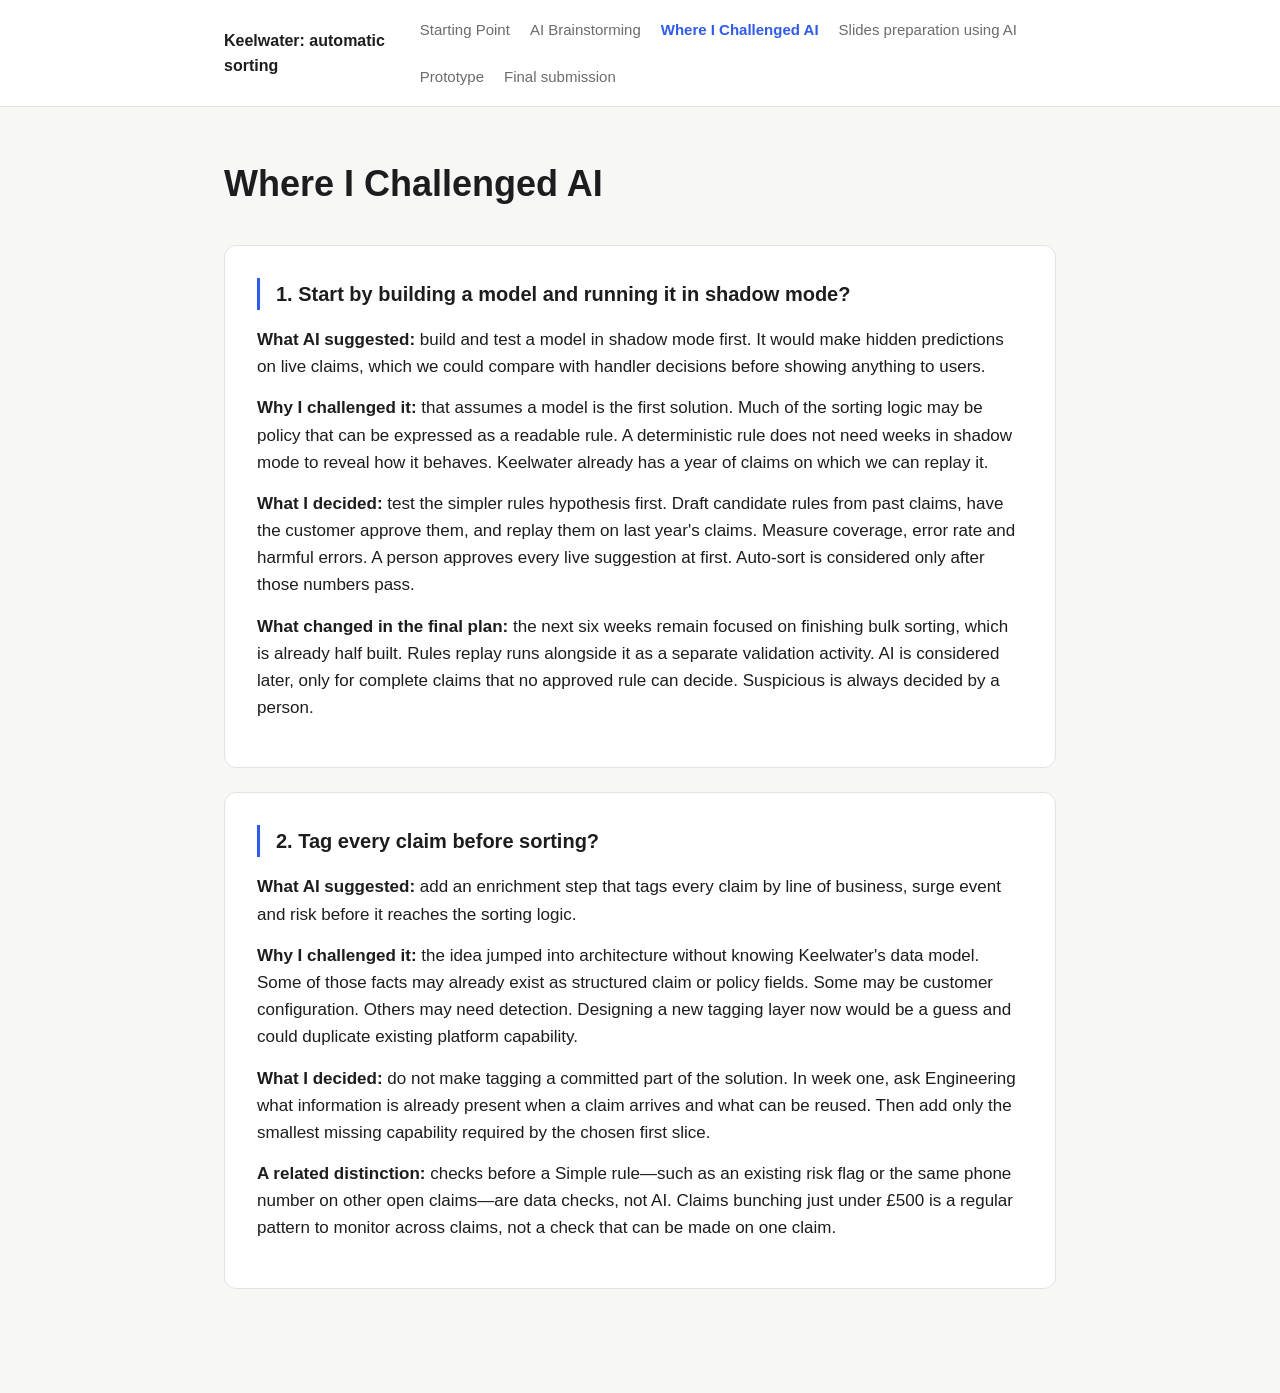
<file: ai-challenged.html>
<!DOCTYPE html>
<html lang="en">
<head>
  <meta charset="UTF-8">
  <meta name="viewport" content="width=device-width, initial-scale=1.0">
  <title>Where I Challenged AI | Keelwater automatic sorting</title>
  <link rel="stylesheet" href="styles.css">
</head>
<body>
  <header class="site-header">
    <div class="site-header-inner">
      <p class="site-title">Keelwater: automatic sorting</p>
      <nav class="site-nav" aria-label="Main">
        <ul>
          <li><a href="index.html">Starting Point</a></li>
          <li><a href="ai-brainstorming.html">AI Brainstorming</a></li>
          <li><a href="ai-challenged.html" aria-current="page">Where I Challenged AI</a></li>
          <li><a href="solution.html">Slides preparation using AI</a></li>
          <li><a href="prototype.html">Prototype</a></li>
          <li><a href="slides.html">Final submission</a></li>
        </ul>
      </nav>
    </div>
  </header>

  <main>
    <h1 class="page-title">Where I Challenged AI</h1>

    <article class="qa">
      <h2 class="qa-question">1. Start by building a model and running it in shadow mode?</h2>
      <div class="qa-answer">
        <p><strong>What AI suggested:</strong> build and test a model in shadow mode first. It would make hidden predictions on live claims, which we could compare with handler decisions before showing anything to users.</p>
        <p><strong>Why I challenged it:</strong> that assumes a model is the first solution. Much of the sorting logic may be policy that can be expressed as a readable rule. A deterministic rule does not need weeks in shadow mode to reveal how it behaves. Keelwater already has a year of claims on which we can replay it.</p>
        <p><strong>What I decided:</strong> test the simpler rules hypothesis first. Draft candidate rules from past claims, have the customer approve them, and replay them on last year's claims. Measure coverage, error rate and harmful errors. A person approves every live suggestion at first. Auto-sort is considered only after those numbers pass.</p>
        <p><strong>What changed in the final plan:</strong> the next six weeks remain focused on finishing bulk sorting, which is already half built. Rules replay runs alongside it as a separate validation activity. AI is considered later, only for complete claims that no approved rule can decide. Suspicious is always decided by a person.</p>
      </div>
    </article>

    <article class="qa">
      <h2 class="qa-question">2. Tag every claim before sorting?</h2>
      <div class="qa-answer">
        <p><strong>What AI suggested:</strong> add an enrichment step that tags every claim by line of business, surge event and risk before it reaches the sorting logic.</p>
        <p><strong>Why I challenged it:</strong> the idea jumped into architecture without knowing Keelwater's data model. Some of those facts may already exist as structured claim or policy fields. Some may be customer configuration. Others may need detection. Designing a new tagging layer now would be a guess and could duplicate existing platform capability.</p>
        <p><strong>What I decided:</strong> do not make tagging a committed part of the solution. In week one, ask Engineering what information is already present when a claim arrives and what can be reused. Then add only the smallest missing capability required by the chosen first slice.</p>
        <p><strong>A related distinction:</strong> checks before a Simple rule—such as an existing risk flag or the same phone number on other open claims—are data checks, not AI. Claims bunching just under £500 is a regular pattern to monitor across claims, not a check that can be made on one claim.</p>
      </div>
    </article>
  </main>
</body>
</html>
</file>
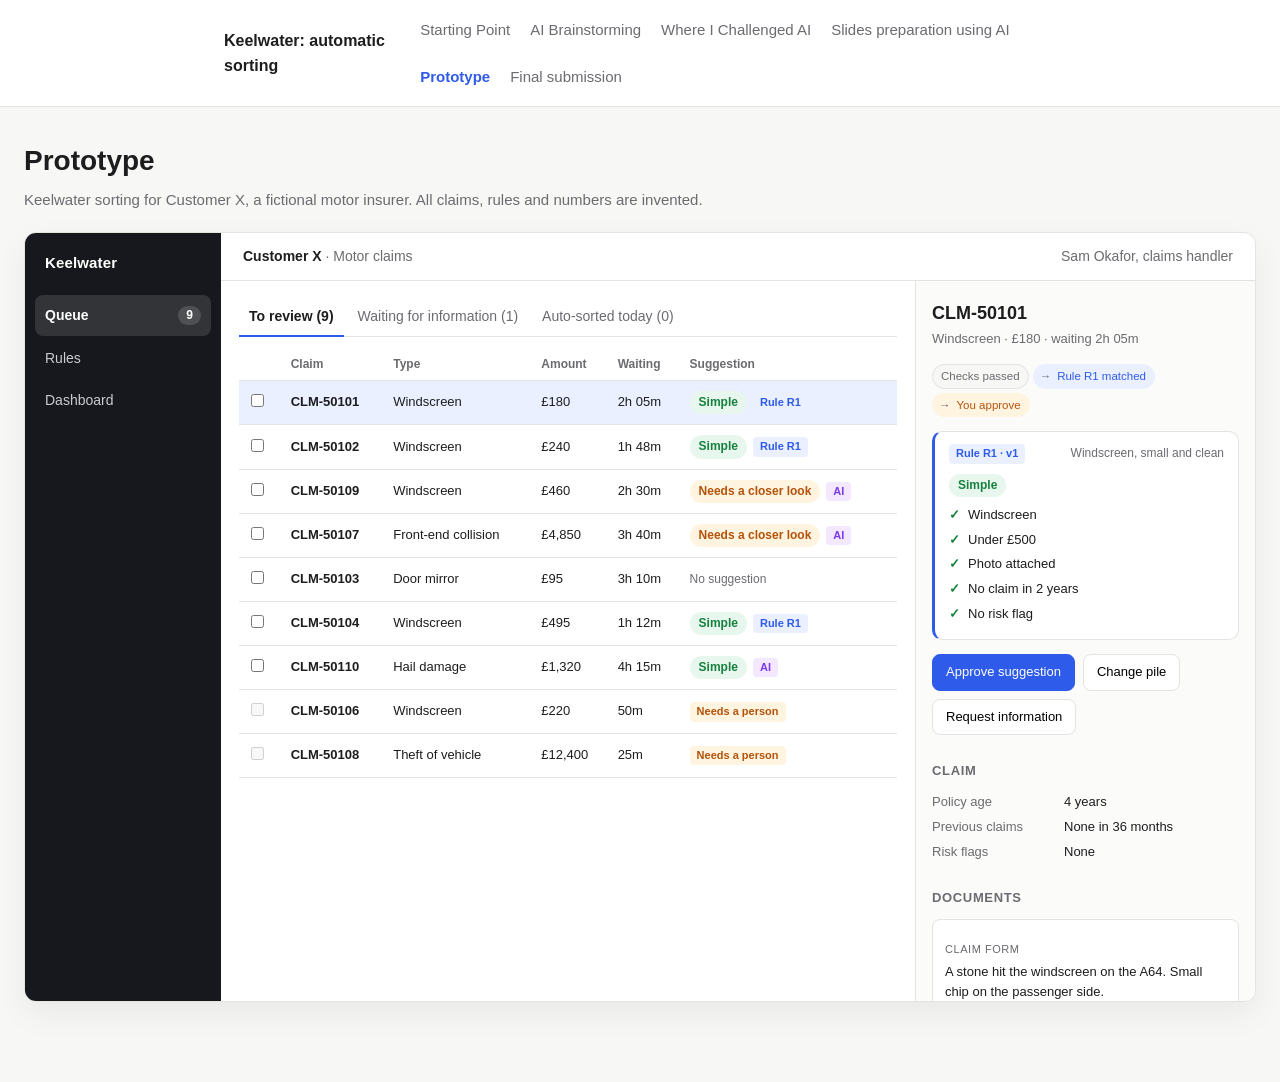
<file: prototype.html>
<!DOCTYPE html>
<html lang="en">
<head>
  <meta charset="UTF-8">
  <meta name="viewport" content="width=device-width, initial-scale=1.0">
  <title>Prototype | Keelwater automatic sorting</title>
  <link rel="stylesheet" href="styles.css">
  <style>
    :root {
      --color-success: #15803d;
      --color-success-soft: #e8f7ee;
      --color-danger: #b91c1c;
      --color-danger-soft: #fde8e8;
      --color-sidebar: #16181d;
      --color-sidebar-text: #c9ccd3;
    }

    .proto-main { max-width: 1360px; padding-top: 32px; }
    .proto-main .page-title { font-size: 28px; margin-bottom: 4px; }
    .proto-intro { color: var(--color-muted); margin: 0 0 20px; font-size: 15px; }

    .app {
      display: grid; grid-template-columns: 196px minmax(0, 1fr);
      background: var(--color-surface); border: 1px solid var(--color-border);
      border-radius: var(--radius); overflow: hidden; min-height: 720px;
      box-shadow: 0 12px 32px rgba(20, 20, 30, 0.06);
    }
    .app-side { background: var(--color-sidebar); padding: 18px 10px; display: flex; flex-direction: column; gap: 2px; }
    .app-brand { color: #fff; font-weight: 700; font-size: 15px; margin: 0 10px 18px; letter-spacing: 0.01em; }
    .side-link {
      font: inherit; font-size: 14px; text-align: left; background: none; border: 0; border-radius: 8px;
      color: var(--color-sidebar-text); padding: 9px 10px; cursor: pointer; display: flex; justify-content: space-between; align-items: center;
    }
    .side-link:hover { background: rgba(255, 255, 255, 0.06); color: #fff; }
    .side-link[aria-current="page"] { background: rgba(255, 255, 255, 0.12); color: #fff; font-weight: 600; }
    .side-link:focus-visible, .btn:focus-visible, .tab:focus-visible, .row-open:focus-visible, .switch:focus-visible, .reason-btn:focus-visible {
      outline: 2px solid var(--color-accent); outline-offset: 2px;
    }
    .count { font-size: 12px; background: rgba(255, 255, 255, 0.14); border-radius: 999px; padding: 0 8px; }

    .app-body { display: flex; flex-direction: column; min-width: 0; }
    .app-view { min-width: 0; }
    .app-top {
      display: flex; justify-content: space-between; align-items: center; gap: 12px;
      padding: 12px 22px; border-bottom: 1px solid var(--color-border); font-size: 14px;
    }
    .visually-hidden { position: absolute; width: 1px; height: 1px; overflow: hidden; clip: rect(0 0 0 0); white-space: nowrap; }
    .muted { color: var(--color-muted); }
    .small { font-size: 12px; }

    .banner { margin: 14px 22px 0; padding: 10px 14px; border-radius: 8px; font-size: 14px; display: flex; justify-content: space-between; align-items: center; gap: 12px; }
    .banner-danger { background: var(--color-danger-soft); color: var(--color-danger); }

    .view-pad { padding: 20px 22px 28px; }
    .view-title { font-size: 20px; margin: 0 0 16px; }
    .section-title { font-size: 13px; text-transform: uppercase; letter-spacing: 0.05em; color: var(--color-muted); margin: 26px 0 10px; }

    /* Queue */
    .queue { display: grid; grid-template-columns: minmax(0, 1fr) 340px; width: 100%; min-width: 0; }
    .queue-list { padding: 16px 18px; min-width: 0; overflow-x: auto; }
    .review { min-width: 0; border-left: 1px solid var(--color-border); background: #fbfbfa; padding: 18px 16px; overflow-y: auto; max-height: calc(100vh - 180px); }

    .tabs { display: flex; gap: 4px; border-bottom: 1px solid var(--color-border); margin-bottom: 12px; }
    .tab {
      font: inherit; font-size: 14px; background: none; border: 0; border-bottom: 2px solid transparent;
      padding: 8px 10px; cursor: pointer; color: var(--color-muted); margin-bottom: -1px;
    }
    .tab[aria-selected="true"] { color: var(--color-text); border-bottom-color: var(--color-accent); font-weight: 600; }

    .bulk { display: flex; align-items: center; gap: 10px; background: var(--color-accent-soft); border-radius: 8px; padding: 8px 12px; margin-bottom: 10px; font-size: 14px; }
    .bulk select { font: inherit; font-size: 13px; padding: 4px 6px; border-radius: 6px; border: 1px solid var(--color-border); }

    .qtable { width: 100%; border-collapse: collapse; font-size: 13px; }
    .qtable th { text-align: left; font-size: 12px; font-weight: 600; color: var(--color-muted); padding: 6px 8px; border-bottom: 1px solid var(--color-border); }
    .qtable td { padding: 10px 8px; border-bottom: 1px solid var(--color-border); vertical-align: middle; }
    .qtable tbody tr { cursor: pointer; }
    .qtable tbody tr:hover { background: var(--color-bg); }
    .qtable tbody tr.is-selected { background: var(--color-accent-soft); }
    .row-open { font: inherit; font-weight: 600; background: none; border: 0; padding: 0; cursor: pointer; color: var(--color-text); }
    .empty { color: var(--color-muted); font-size: 14px; padding: 28px 8px; text-align: center; }

    .pile { display: inline-block; padding: 2px 9px; border-radius: 999px; font-size: 12px; font-weight: 600; white-space: nowrap; }
    .pile-simple { background: var(--color-success-soft); color: var(--color-success); }
    .pile-closer { background: var(--color-human-soft); color: var(--color-human); }
    .pile-suspicious { background: var(--color-danger-soft); color: var(--color-danger); }
    .src { display: inline-block; font-size: 11px; font-weight: 600; padding: 1px 7px; border-radius: 4px; margin-left: 6px; white-space: nowrap; }
    .src:first-child { margin-left: 0; }
    .src-rule { background: var(--color-accent-soft); color: var(--color-accent); }
    .src-ai { background: var(--color-ai-soft); color: var(--color-ai); }
    .src-person { background: var(--color-human-soft); color: var(--color-human); }

    /* Review panel */
    .review h2 { font-size: 18px; margin: 0; }
    .review-sub { font-size: 13px; color: var(--color-muted); margin: 2px 0 14px; }
    .suggest { background: var(--color-surface); border: 1px solid var(--color-border); border-radius: 10px; padding: 12px 14px; }
    .suggest-rule { border-left: 3px solid var(--color-accent); }
    .suggest-ai { border-left: 3px solid var(--color-ai); }
    .suggest-person { border-left: 3px solid var(--color-human); }
    .suggest-top { display: flex; justify-content: space-between; align-items: center; gap: 8px; font-size: 12px; }
    .suggest-pile { font-size: 15px; margin: 8px 0 6px; font-weight: 600; }
    .checks, .reasons { list-style: none; margin: 6px 0 0; padding: 0; font-size: 13px; }
    .checks li { padding: 2px 0; }
    .checks li::before { content: "\2713"; color: var(--color-success); font-weight: 700; margin-right: 8px; }
    .reasons li { padding: 2px 0; }
    .reason-btn { font: inherit; font-size: 13px; background: none; border: 0; padding: 0; color: var(--color-ai); text-decoration: underline; text-underline-offset: 2px; cursor: pointer; text-align: left; }

    .actions { display: flex; gap: 8px; flex-wrap: wrap; margin: 14px 0 4px; }
    .btn { font: inherit; font-size: 13px; padding: 7px 13px; border-radius: 8px; border: 1px solid var(--color-border); background: var(--color-surface); cursor: pointer; }
    .btn:hover { background: var(--color-bg); }
    .btn:disabled { opacity: 0.45; cursor: not-allowed; }
    .btn-primary { background: var(--color-accent); border-color: var(--color-accent); color: #fff; }
    .btn-primary:hover { background: var(--color-accent); filter: brightness(0.92); }
    .btn-danger { color: var(--color-danger); border-color: var(--color-danger); }
    .btn-small { font-size: 12px; padding: 4px 10px; }

    .form { background: var(--color-surface); border: 1px solid var(--color-border); border-radius: 10px; padding: 12px 14px; margin-top: 10px; font-size: 13px; }
    .form fieldset { border: 0; padding: 0; margin: 0 0 10px; }
    .form legend { font-weight: 600; margin-bottom: 6px; }
    .form label { display: block; margin: 4px 0; }
    .form select { font: inherit; font-size: 13px; padding: 6px 8px; border-radius: 6px; border: 1px solid var(--color-border); width: 100%; }

    .status-line { font-size: 13px; padding: 10px 12px; border-radius: 8px; background: var(--color-bg); }

    .route { display: flex; flex-wrap: wrap; align-items: center; gap: 4px; list-style: none; margin: 0 0 14px; padding: 0; font-size: 11.5px; }
    .route-step { padding: 2px 8px; border-radius: 999px; background: var(--color-bg); border: 1px solid var(--color-border); color: var(--color-muted); }
    .route-step + .route-step::before { content: "\2192"; color: var(--color-muted); margin: 0 6px 0 -2px; }
    .route-rule { background: var(--color-accent-soft); border-color: transparent; color: var(--color-accent); }
    .route-ai { background: var(--color-ai-soft); border-color: transparent; color: var(--color-ai); font-weight: 600; }
    .route-person { background: var(--color-human-soft); border-color: transparent; color: var(--color-human); }
    .route-hold { background: var(--color-human-soft); border-color: transparent; color: var(--color-human); }

    .ai-missing { border-top: 1px dashed var(--color-border); margin-top: 10px; padding-top: 8px; }
    .ai-missing-row { display: flex; justify-content: space-between; align-items: center; gap: 8px; font-size: 13px; margin-top: 4px; }

    .facts { display: grid; grid-template-columns: 120px 1fr; gap: 4px 12px; font-size: 13px; margin: 0; }
    .facts dt { color: var(--color-muted); }
    .facts dd { margin: 0; }
    .doc { background: var(--color-surface); border: 1px solid var(--color-border); border-radius: 8px; padding: 10px 12px; font-size: 13px; line-height: 1.55; margin-bottom: 8px; }
    .doc-name { font-size: 11px; text-transform: uppercase; letter-spacing: 0.05em; color: var(--color-muted); margin-bottom: 4px; }
    .doc mark { background: var(--color-ai-soft); border-radius: 3px; padding: 0 2px; }
    .doc mark.flash { outline: 2px solid var(--color-ai); }
    .photo {
      height: 110px; border-radius: 6px; display: flex; align-items: flex-end; padding: 8px; color: #fff; font-size: 12px;
      background: linear-gradient(135deg, #5d6b7a, #2f3a46);
    }

    /* Rules */
    .policy { list-style: none; margin: 0; padding: 0; border: 1px solid var(--color-border); border-radius: 10px; }
    .policy li { display: flex; justify-content: space-between; align-items: center; gap: 12px; padding: 10px 14px; border-bottom: 1px solid var(--color-border); font-size: 14px; }
    .policy li:last-child { border-bottom: 0; }
    .lock::before { content: "\1F512"; font-size: 12px; margin-right: 8px; }

    .rule { border: 1px solid var(--color-border); border-radius: 10px; padding: 14px 16px; margin-bottom: 10px; }
    .rule-head { display: flex; justify-content: space-between; align-items: flex-start; gap: 12px; }
    .rule-id { font-size: 12px; font-weight: 700; color: var(--color-accent); margin-right: 6px; }
    .rule-logic { display: flex; flex-wrap: wrap; align-items: center; gap: 6px; margin: 10px 0 12px; font-size: 13px; }
    .cond { background: var(--color-bg); border: 1px solid var(--color-border); border-radius: 6px; padding: 2px 8px; }
    .arrow { color: var(--color-muted); }

    .stepper { display: grid; grid-template-columns: repeat(4, 1fr); list-style: none; margin: 0; padding: 0; counter-reset: step; }
    .stepper li { position: relative; font-size: 12px; color: var(--color-muted); padding-top: 18px; }
    .stepper li::before { content: ""; position: absolute; top: 4px; left: 0; width: 10px; height: 10px; border-radius: 50%; background: var(--color-border); }
    .stepper li::after { content: ""; position: absolute; top: 8px; left: 14px; right: 4px; height: 2px; background: var(--color-border); }
    .stepper li:last-child::after { display: none; }
    .stepper li.done::before, .stepper li.done::after { background: var(--color-accent); }
    .stepper li.current { color: var(--color-text); font-weight: 600; }
    .stepper li.current::before { background: var(--color-accent); box-shadow: 0 0 0 4px var(--color-accent-soft); }
    .stepper li.blocked::before { background: var(--color-danger); box-shadow: 0 0 0 4px var(--color-danger-soft); }

    .rmetrics { display: grid; grid-template-columns: repeat(4, 1fr); gap: 8px; margin: 14px 0 0; }
    .rmetric { background: var(--color-bg); border-radius: 8px; padding: 8px 10px; }
    .rmetric b { display: block; font-size: 16px; }
    .rmetric span { font-size: 11px; color: var(--color-muted); }
    .rmetric.fail b { color: var(--color-danger); }
    .rule-fail { color: var(--color-danger); font-size: 13px; margin: 10px 0 0; }

    .bars { display: flex; align-items: flex-end; gap: 4px; height: 64px; margin-top: 10px; }
    .bars div { flex: 1; background: var(--color-accent-soft); border-radius: 3px 3px 0 0; }
    .bars div.hot { background: var(--color-human); }
    .bar-labels { display: flex; gap: 4px; font-size: 10px; color: var(--color-muted); }
    .bar-labels span { flex: 1; text-align: center; }
    .watch { border: 1px solid var(--color-border); border-radius: 10px; padding: 14px 16px; }
    .watch-head { display: flex; justify-content: space-between; gap: 12px; font-size: 14px; }

    /* Dashboard */
    .kpis { display: grid; grid-template-columns: repeat(4, 1fr); gap: 10px; }
    .kpi { border: 1px solid var(--color-border); border-radius: 10px; padding: 12px 14px; }
    .kpi span { font-size: 12px; color: var(--color-muted); display: block; }
    .kpi b { font-size: 22px; display: block; margin: 2px 0; }
    .kpi.danger { border-color: var(--color-danger); background: var(--color-danger-soft); }
    .kpi.danger b { color: var(--color-danger); }

    .control { border: 1px solid var(--color-border); border-radius: 10px; padding: 14px 16px; margin-bottom: 10px; }
    .control-head { display: flex; justify-content: space-between; align-items: center; gap: 12px; }
    .control-head p { margin: 2px 0 0; }
    .ready { display: flex; flex-wrap: wrap; gap: 6px; margin-top: 12px; }
    .ready-item { font-size: 12px; border-radius: 999px; padding: 3px 10px; display: inline-flex; align-items: center; gap: 6px; border: 1px solid var(--color-border); }
    .ready-item.ok { background: var(--color-success-soft); border-color: transparent; color: var(--color-success); }
    .ready-item.ok::before { content: "\2713"; font-weight: 700; }
    .ready-item button { font: inherit; font-size: 12px; background: none; border: 0; color: var(--color-accent); cursor: pointer; padding: 0; text-decoration: underline; }

    .switch-wrap { display: flex; align-items: center; gap: 10px; font-size: 13px; }
    .switch {
      width: 42px; height: 24px; border-radius: 999px; border: 0; background: var(--color-border);
      position: relative; cursor: pointer; flex-shrink: 0; padding: 0;
    }
    .switch::after { content: ""; position: absolute; top: 3px; left: 3px; width: 18px; height: 18px; border-radius: 50%; background: #fff; transition: left 0.15s; }
    .switch[aria-checked="true"] { background: var(--color-success); }
    .switch[aria-checked="true"]::after { left: 21px; }
    .switch:disabled { cursor: not-allowed; opacity: 0.5; }

    .sample-row { display: flex; justify-content: space-between; align-items: center; gap: 12px; padding: 10px 0; border-bottom: 1px solid var(--color-border); font-size: 14px; flex-wrap: wrap; }
    .sample-row:last-child { border-bottom: 0; }

    .toast {
      position: fixed; bottom: 24px; left: 50%; transform: translateX(-50%); background: var(--color-text); color: #fff;
      padding: 10px 16px; border-radius: 8px; font-size: 14px; opacity: 0; pointer-events: none; transition: opacity 0.2s;
    }
    .toast.show { opacity: 1; }

    @media (max-width: 1100px) {
      .queue { grid-template-columns: 1fr; }
      .review { border-left: 0; border-top: 1px solid var(--color-border); max-height: none; }
      .kpis, .rmetrics { grid-template-columns: repeat(2, 1fr); }
    }
    @media (max-width: 760px) {
      .app { grid-template-columns: 1fr; }
      .app-side { flex-direction: row; flex-wrap: wrap; }
      .app-brand { width: 100%; margin-bottom: 8px; }
    }
  </style>
</head>
<body>
  <header class="site-header">
    <div class="site-header-inner">
      <p class="site-title">Keelwater: automatic sorting</p>
      <nav class="site-nav" aria-label="Main">
        <ul>
          <li><a href="index.html">Starting Point</a></li>
          <li><a href="ai-brainstorming.html">AI Brainstorming</a></li>
          <li><a href="ai-challenged.html">Where I Challenged AI</a></li>
          <li><a href="solution.html">Slides preparation using AI</a></li>
          <li><a href="prototype.html" aria-current="page">Prototype</a></li>
          <li><a href="slides.html">Final submission</a></li>
        </ul>
      </nav>
    </div>
  </header>

  <main class="proto-main">
    <h1 class="page-title">Prototype</h1>
    <p class="proto-intro">Keelwater sorting for Customer X, a fictional motor insurer. All claims, rules and numbers are invented.</p>

    <div class="app">
      <nav class="app-side" aria-label="Product">
        <p class="app-brand">Keelwater</p>
        <button type="button" class="side-link" data-action="view" data-view="queue">Queue <span class="count" id="count-queue"></span></button>
        <button type="button" class="side-link" data-action="view" data-view="rules">Rules</button>
        <button type="button" class="side-link" data-action="view" data-view="dashboard">Dashboard</button>
      </nav>
      <div class="app-body">
        <div class="app-top">
          <div><b>Customer X</b> <span class="muted">· Motor claims</span></div>
          <div class="muted">Sam Okafor, claims handler</div>
        </div>
        <div id="banner"></div>
        <div id="view" class="app-view"></div>
      </div>
    </div>
    <div class="toast" id="toast" role="status" aria-live="polite"></div>
  </main>

  <script>
    (function () {
      "use strict";

      var PILE = { simple: "Simple", closer: "Needs a closer look", suspicious: "Suspicious" };
      var STAGE = { drafted: 0, tested: 1, suggesting: 2, auto: 3 };
      var STAGE_LABEL = ["Drafted from past claims", "Tested on history", "Suggesting", "Auto-sorting"];
      var STATUS = { review: "review", waiting: "waiting", auto: "auto", sorted: "sorted" };
      var SUGGESTION = { rule: "rule", ai: "ai", person: "person", none: "none" };
      var ACTOR = { rule: "rule", ai: "ai", person: "person" };
      var READY_ITEMS = [
        ["history", "Tested on history"],
        ["live", "4 weeks suggesting"]
      ];
      var CHANGE_REASONS = ["Evidence contradicts the suggestion", "Policy detail", "Risk concern", "Missing information", "Other"];
      var MISSING_ITEMS = ["Photo of the damage", "Repair estimate", "Receipt", "Police reference"];

      var rules = [
        {
          id: "R1", name: "Windscreen, small and clean", pile: "simple", stage: STAGE.suggesting,
          conditions: ["Windscreen", "Under £500", "Photo attached", "No claim in 2 years"],
          results: { agreement: [94, 90], coverage: [22, 20], error: [0.8, 1.9], harmful: 0 },
          ready: { history: true, live: true, compliance: false, customer: false, sample: true }
        },
        {
          id: "R2", name: "Door mirror with receipt", pile: "simple", stage: STAGE.tested,
          conditions: ["Door mirror", "Under £300", "Receipt attached"],
          results: { agreement: [91, 90], coverage: [31, 20], error: [1.2, 2.0], harmful: 0 },
          ready: { history: true, live: false, compliance: false, customer: false, sample: true }
        },
        {
          id: "R3", name: "Rear bumper under £1,000", pile: "simple", stage: STAGE.tested,
          conditions: ["Rear bumper", "Under £1,000", "Estimate attached"],
          results: { agreement: [71, 90], coverage: [38, 20], error: [4.1, 2.6], harmful: 3 },
          failNote: "Handlers disagree on these claims. Agree the standard with Customer X first.",
          ready: { history: false, live: false, compliance: false, customer: false, sample: false }
        },
        {
          id: "R4", name: "Hail, inside a storm event", pile: "simple", stage: STAGE.drafted,
          conditions: ["Hail damage", "Inside a storm event", "Under £2,000", "Estimate attached"],
          results: null,
          pendingResults: { agreement: [93, 90], coverage: [24, 20], error: [1.0, 1.7], harmful: 0 },
          ready: { history: false, live: false, compliance: false, customer: false, sample: true }
        }
      ];

      var claims = [
        {
          id: "CLM-50101", type: "Windscreen", amount: 180, wait: "2h 05m", status: STATUS.review, rule: "R1",
          facts: [["Policy age", "4 years"], ["Previous claims", "None in 36 months"], ["Risk flags", "None"]],
          docs: [{ name: "Claim form", text: "A stone hit the windscreen on the A64. Small chip on the passenger side." }, { name: "Photo", photo: "Windscreen, small chip" }]
        },
        {
          id: "CLM-50102", type: "Windscreen", amount: 240, wait: "1h 48m", status: STATUS.review, rule: "R1",
          facts: [["Policy age", "6 years"], ["Previous claims", "None in 52 months"], ["Risk flags", "None"]],
          docs: [{ name: "Claim form", text: "Chip from road debris on the driver's side." }, { name: "Photo", photo: "Windscreen, chip, driver side" }]
        },
        {
          id: "CLM-50109", type: "Windscreen", amount: 460, wait: "2h 30m", status: STATUS.review,
          noRule: "R1 needs no claim in 2 years",
          ai: {
            pile: "closer", confidence: "Medium", model: "m5",
            reasons: [
              { label: "Form says one chip, repairer says two cracks", quotes: ["one small chip", "Two cracks visible"] },
              { label: "Replacement, not a repair", quotes: ["Replacement needed, not a repair"] },
              { label: "Claim in the last 2 years", quotes: ["Previous claim in March last year"] }
            ]
          },
          facts: [["Policy age", "3 years"], ["Previous claims", "1 in the last 2 years"], ["Risk flags", "None"]],
          docs: [
            { name: "Claim form", text: "A stone hit the windscreen on the motorway. There is one small chip on the driver's side. Previous claim in March last year for a door mirror." },
            { name: "Repairer's note", text: "Two cracks visible. One runs across the passenger side, about 30 cm. Replacement needed, not a repair." }
          ]
        },
        {
          id: "CLM-50107", type: "Front-end collision", amount: 4850, wait: "3h 40m", status: STATUS.review,
          noRule: "third-party collision",
          ai: {
            pile: "closer", confidence: "Medium", model: "m5",
            reasons: [
              { label: "Third party involved, liability not agreed", quotes: ["The other driver pulled out from a side road"] },
              { label: "Above the £2,000 routine limit", quotes: ["Total £4,850"] }
            ],
            missing: [
              { label: "Third party's insurer details", quotes: ["I have not yet received the other driver's insurance details"] }
            ]
          },
          facts: [["Policy age", "6 years"], ["Previous claims", "None in 60 months"], ["Risk flags", "None"]],
          docs: [
            { name: "Claim form", text: "Collision at Mill Road and High Street on 14 October. The other driver pulled out from a side road. Police reference 4471/14OCT. I have not yet received the other driver's insurance details." },
            { name: "Garage estimate", text: "Front bumper, bonnet and nearside headlamp. Parts £3,120. Labour £1,730. Total £4,850." }
          ]
        },
        {
          id: "CLM-50103", type: "Door mirror", amount: 95, wait: "3h 10m", status: STATUS.review, rule: "R2",
          facts: [["Policy age", "5 years"], ["Previous claims", "None in 60 months"], ["Risk flags", "None"]],
          docs: [{ name: "Claim form", text: "Mirror clipped by another car in a supermarket car park." }, { name: "Receipt", text: "Door mirror unit, fitted. £95.00." }]
        },
        {
          id: "CLM-50104", type: "Windscreen", amount: 495, wait: "1h 12m", status: STATUS.review, rule: "R1", knownAnswer: true,
          facts: [["Policy age", "9 days"], ["Previous claims", "None"], ["Risk flags", "None"]],
          docs: [{ name: "Claim form", text: "Crack across the windscreen after a stone strike." }, { name: "Photo", photo: "Windscreen, long crack" }]
        },
        {
          id: "CLM-50110", type: "Hail damage", amount: 1320, wait: "4h 15m", status: STATUS.review, rule: "R4",
          noRule: "Hail rule R4 not approved yet",
          ai: {
            pile: "simple", confidence: "High", model: "m5",
            reasons: [
              { label: "Inside the 12 October storm", quotes: ["during the storm on 12 October"] },
              { label: "Typical repair for hail", quotes: ["Paintless dent repair, roof and bonnet"] }
            ]
          },
          facts: [["Policy age", "7 years"], ["Previous claims", "None in 48 months"], ["Risk flags", "None"]],
          docs: [
            { name: "Claim form", text: "Hail damage to the roof and bonnet during the storm on 12 October. Parked outside my home." },
            { name: "Garage estimate", text: "Paintless dent repair, roof and bonnet. Total £1,320." }
          ]
        },
        {
          id: "CLM-50106", type: "Windscreen", amount: 220, wait: "50m", status: STATUS.review, person: "Vulnerable customer",
          facts: [["Policy age", "11 years"], ["Customer note", "Recent bereavement"], ["Risk flags", "None"]],
          docs: [{ name: "Claim form", text: "Windscreen cracked. Please call rather than email." }, { name: "Photo", photo: "Windscreen, crack" }]
        },
        {
          id: "CLM-50108", type: "Theft of vehicle", amount: 12400, wait: "25m", status: STATUS.review, person: "Open fraud investigation",
          facts: [["Policy age", "19 days"], ["Fraud team", "Investigation open on claimant"], ["Previous claims", "2 at another insurer"]],
          docs: [{ name: "Claim form", text: "Car taken from outside my house overnight. Keys are with me." }]
        },
        {
          id: "CLM-50105", type: "Windscreen", amount: 310, wait: "1h 40m", status: STATUS.waiting, rule: "R1", missing: "Photo of the damage", requested: "1h 40m ago",
          facts: [["Policy age", "8 years"], ["Previous claims", "None in 48 months"], ["Risk flags", "None"]],
          docs: [{ name: "Claim form", text: "Chip in the windscreen after driving behind a lorry." }]
        }
      ];

      var state = {
        view: "queue",
        tab: STATUS.review,
        selected: "CLM-50101",
        checked: {},
        form: null,
        flash: null,
        sample: {},
        sampleForm: null,
        harmful: 0,
        resorted: 0,
        pausedFor: null,
        log: [
          { t: "07:58", claim: "R1", what: "Started suggesting", by: "Priya Shah, claims lead", kind: ACTOR.person, reason: "" },
          { t: "07:40", claim: "R4", what: "Drafted from past claims", by: "AI, reviewed by Priya Shah", kind: ACTOR.ai, reason: "" }
        ]
      };

      function esc(value) {
        return String(value).replace(/[&<>"']/g, function (ch) {
          return { "&": "&amp;", "<": "&lt;", ">": "&gt;", '"': "&quot;", "'": "&#39;" }[ch];
        });
      }
      function money(amount) { return "£" + amount.toLocaleString("en-GB"); }
      function clock() {
        var d = new Date();
        return String(d.getHours()).padStart(2, "0") + ":" + String(d.getMinutes()).padStart(2, "0");
      }
      function pileChip(pile) { return '<span class="pile pile-' + pile + '">' + PILE[pile] + "</span>"; }
      function ruleById(id) { return rules.filter(function (r) { return r.id === id; })[0] || null; }
      function claimById(id) { return claims.filter(function (c) { return c.id === id; })[0] || null; }
      function claimsIn(status) { return claims.filter(function (c) { return c.status === status; }); }

      function rulePasses(rule) {
        var m = rule.results;
        return !!m && m.agreement[0] >= m.agreement[1] && m.coverage[0] >= m.coverage[1] && m.error[0] < m.error[1] && m.harmful === 0;
      }
      function isReady(rule) {
        return READY_ITEMS.every(function (item) { return rule.ready[item[0]]; });
      }

      function suggestionFor(claim) {
        if (claim.person) return { kind: SUGGESTION.person, label: claim.person };
        var rule = claim.rule ? ruleById(claim.rule) : null;
        if (rule && rule.stage >= STAGE.suggesting) return { kind: SUGGESTION.rule, pile: rule.pile, rule: rule };
        if (claim.ai) return { kind: SUGGESTION.ai, pile: claim.ai.pile, ai: claim.ai };
        return { kind: SUGGESTION.none };
      }

      function addLog(claim, what, by, kind, reason) {
        state.log.unshift({ t: clock(), claim: claim, what: what, by: by, kind: kind, reason: reason || "" });
      }

      var toastTimer = null;
      function toast(message) {
        var el = document.getElementById("toast");
        el.textContent = message;
        el.classList.add("show");
        clearTimeout(toastTimer);
        toastTimer = setTimeout(function () { el.classList.remove("show"); }, 2400);
      }

      function applyAutomation() {
        claims.forEach(function (claim) {
          if (claim.status !== STATUS.review || !claim.rule || claim.knownAnswer) return;
          var rule = ruleById(claim.rule);
          if (rule && rule.stage === STAGE.auto) {
            claim.status = STATUS.auto;
            claim.sortedPile = rule.pile;
            claim.sortedBy = rule.id;
            addLog(claim.id, "Auto-sorted " + PILE[rule.pile], "Rule " + rule.id + " v1", ACTOR.rule);
          }
        });
        if (state.selected && claimById(state.selected) && claimById(state.selected).status !== state.tab) selectNext();
      }

      function selectNext() {
        var next = claimsIn(state.tab)[0];
        state.selected = next ? next.id : null;
        state.form = null;
        state.flash = null;
      }

      /* ---------- Queue ---------- */

      function suggestionCell(claim) {
        var s = suggestionFor(claim);
        if (s.kind === SUGGESTION.rule) return pileChip(s.pile) + '<span class="src src-rule">Rule ' + s.rule.id + "</span>";
        if (s.kind === SUGGESTION.ai) return pileChip(s.pile) + '<span class="src src-ai">AI</span>';
        if (s.kind === SUGGESTION.person) return '<span class="src src-person">Needs a person</span>';
        return '<span class="muted small">No suggestion</span>';
      }

      function queueTable() {
        var list = claimsIn(state.tab);
        if (!list.length) {
          var emptyText = {
            review: "Queue is clear.",
            waiting: "Nothing waiting for information.",
            auto: "Nothing auto-sorted yet."
          }[state.tab];
          return '<p class="empty">' + emptyText + "</p>";
        }
        var head, rows;
        if (state.tab === STATUS.review) {
          head = '<th scope="col"><span class="visually-hidden">Select</span></th><th scope="col">Claim</th><th scope="col">Type</th><th scope="col">Amount</th><th scope="col">Waiting</th><th scope="col">Suggestion</th>';
          rows = list.map(function (c) {
            var bulkable = !c.person;
            return '<tr data-action="select" data-id="' + c.id + '"' + (state.selected === c.id ? ' class="is-selected"' : "") + ">" +
              '<td><input type="checkbox" data-action="check" data-id="' + c.id + '" aria-label="Select ' + c.id + '"' +
              (state.checked[c.id] ? " checked" : "") + (bulkable ? "" : " disabled") + "></td>" +
              '<td><button type="button" class="row-open" data-action="select" data-id="' + c.id + '">' + c.id + "</button></td>" +
              "<td>" + esc(c.type) + "</td><td>" + money(c.amount) + "</td><td>" + c.wait + "</td><td>" + suggestionCell(c) + "</td></tr>";
          }).join("");
        } else if (state.tab === STATUS.waiting) {
          head = '<th scope="col">Claim</th><th scope="col">Type</th><th scope="col">Waiting for</th><th scope="col">Requested</th><th scope="col"></th>';
          rows = list.map(function (c) {
            return '<tr data-action="select" data-id="' + c.id + '"' + (state.selected === c.id ? ' class="is-selected"' : "") + ">" +
              '<td><button type="button" class="row-open" data-action="select" data-id="' + c.id + '">' + c.id + "</button></td>" +
              "<td>" + esc(c.type) + "</td><td>" + esc(c.missing) + "</td><td>" + esc(c.requested) + "</td>" +
              '<td><button type="button" class="btn btn-small" data-action="received" data-id="' + c.id + '">Mark received</button></td></tr>';
          }).join("");
        } else {
          head = '<th scope="col">Claim</th><th scope="col">Type</th><th scope="col">Amount</th><th scope="col">Pile</th><th scope="col">Sorted by</th>';
          rows = list.map(function (c) {
            return '<tr data-action="select" data-id="' + c.id + '"' + (state.selected === c.id ? ' class="is-selected"' : "") + ">" +
              '<td><button type="button" class="row-open" data-action="select" data-id="' + c.id + '">' + c.id + "</button></td>" +
              "<td>" + esc(c.type) + "</td><td>" + money(c.amount) + "</td><td>" + pileChip(c.sortedPile) + "</td>" +
              '<td><span class="src src-rule">Rule ' + c.sortedBy + "</span></td></tr>";
          }).join("");
        }
        return '<table class="qtable"><thead><tr>' + head + "</tr></thead><tbody>" + rows + "</tbody></table>";
      }

      function bulkBar() {
        var ids = Object.keys(state.checked).filter(function (id) { return state.checked[id]; });
        if (state.tab !== STATUS.review || !ids.length) return "";
        return '<div class="bulk"><b>' + ids.length + " selected</b>" +
          '<label class="visually-hidden" for="bulk-pile">Pile</label>' +
          '<select id="bulk-pile"><option value="simple">Simple</option><option value="closer">Needs a closer look</option></select>' +
          '<button type="button" class="btn btn-primary btn-small" data-action="bulk">Sort selected</button>' +
          '<button type="button" class="btn btn-small" data-action="clear-checked">Clear</button></div>';
      }

      function aiEvidence(ai) {
        return ai.reasons.concat(ai.missing || []);
      }

      function routeTrail(claim) {
        var s = suggestionFor(claim);
        var steps;
        if (claim.status === STATUS.waiting) {
          steps = [["Checks passed", ""], ["Missing: " + claim.missing, "hold"], ["Rules run again on arrival", ""]];
        } else if (claim.status === STATUS.auto) {
          steps = [["Checks passed", ""], ["Rule " + claim.sortedBy + " matched", "rule"], ["Auto-sorted", "rule"]];
        } else if (s.kind === SUGGESTION.person) {
          steps = [["Flag: " + s.label, "person"], ["No suggestion", ""], ["You decide", "person"]];
        } else if (s.kind === SUGGESTION.rule) {
          steps = [["Checks passed", ""], ["Rule " + s.rule.id + " matched", "rule"], ["You approve", "person"]];
        } else if (s.kind === SUGGESTION.ai) {
          var docCount = claim.docs.filter(function (d) { return !d.photo; }).length;
          steps = [["Checks passed", ""], ["No rule: " + (claim.noRule || "not covered"), ""], ["AI read " + docCount + " documents", "ai"], ["You decide", "person"]];
        } else {
          steps = [["Checks passed", ""], ["No approved rule", ""], ["You decide", "person"]];
        }
        return '<ol class="route" aria-label="How this claim was routed">' + steps.map(function (step) {
          return '<li class="route-step' + (step[1] ? " route-" + step[1] : "") + '">' + esc(step[0]) + "</li>";
        }).join("") + "</ol>";
      }

      function docHtml(doc, claim) {
        if (doc.photo) return '<div class="doc"><p class="doc-name">' + esc(doc.name) + '</p><div class="photo" role="img" aria-label="' + esc(doc.photo) + '">' + esc(doc.photo) + "</div></div>";
        var html = esc(doc.text);
        if (claim.ai && suggestionFor(claim).kind === SUGGESTION.ai) {
          aiEvidence(claim.ai).forEach(function (reason, index) {
            reason.quotes.forEach(function (quote) {
              var safe = esc(quote);
              if (html.indexOf(safe) !== -1) {
                html = html.replace(safe, '<mark data-r="' + index + '"' + (state.flash === index ? ' class="flash"' : "") + ">" + safe + "</mark>");
              }
            });
          });
        }
        return '<div class="doc"><p class="doc-name">' + esc(doc.name) + "</p>" + html + "</div>";
      }

      function suggestionBlock(claim) {
        var s = suggestionFor(claim);
        if (s.kind === SUGGESTION.rule) {
          return '<div class="suggest suggest-rule"><div class="suggest-top"><span class="src src-rule">Rule ' + s.rule.id + " · v1</span>" +
            '<span class="muted">' + esc(s.rule.name) + "</span></div>" +
            '<p class="suggest-pile">' + pileChip(s.pile) + "</p>" +
            '<ul class="checks">' + s.rule.conditions.map(function (c) { return "<li>" + esc(c) + "</li>"; }).join("") + "<li>No risk flag</li></ul></div>";
        }
        if (s.kind === SUGGESTION.ai) {
          return '<div class="suggest suggest-ai"><div class="suggest-top"><span class="src src-ai">AI suggestion</span>' +
            '<span class="muted">Confidence: ' + s.ai.confidence + "</span></div>" +
            '<p class="suggest-pile">' + pileChip(s.pile) + "</p>" +
            '<ul class="reasons">' + s.ai.reasons.map(function (r, i) {
              return '<li><button type="button" class="reason-btn" data-action="quote" data-r="' + i + '">' + esc(r.label) + "</button></li>";
            }).join("") + "</ul>" +
            (s.ai.missing && s.ai.missing.length
              ? '<div class="ai-missing"><span class="small muted">Missing</span>' + s.ai.missing.map(function (m, i) {
                  var index = s.ai.reasons.length + i;
                  return '<div class="ai-missing-row"><button type="button" class="reason-btn" data-action="quote" data-r="' + index + '">' + esc(m.label) + "</button>" +
                    '<button type="button" class="btn btn-small" data-action="request-missing" data-item="' + esc(m.label) + '">Request it</button></div>';
                }).join("") + "</div>"
              : "") +
            "</div>";
        }
        if (s.kind === SUGGESTION.person) {
          return '<div class="suggest suggest-person"><div class="suggest-top"><span class="src src-person">Needs a person</span></div>' +
            '<p class="suggest-pile">' + esc(s.label) + "</p></div>";
        }
        return '<div class="suggest"><p class="muted" style="margin:0">No rule covers this claim yet.</p></div>';
      }

      function decisionForm(claim) {
        var s = suggestionFor(claim);
        if (state.form === "request") {
          return '<form class="form" data-form="request"><label for="missing-item"><b>What is missing?</b></label>' +
            '<select id="missing-item" name="missing">' + MISSING_ITEMS.map(function (m) { return "<option>" + m + "</option>"; }).join("") + "</select>" +
            '<div class="actions"><button type="submit" class="btn btn-primary btn-small">Request and hold</button>' +
            '<button type="button" class="btn btn-small" data-action="cancel-form">Cancel</button></div></form>';
        }
        if (state.form === "change") {
          var options = Object.keys(PILE).filter(function (p) { return p !== s.pile; });
          return '<form class="form" data-form="change"><fieldset><legend>Move to</legend>' +
            options.map(function (p, i) {
              return '<label><input type="radio" name="pile" value="' + p + '"' + (i === 0 ? " checked" : "") + "> " + PILE[p] + "</label>";
            }).join("") + "</fieldset>" +
            '<label for="change-reason"><b>Reason</b></label><select id="change-reason" name="reason" required><option value="">Choose a reason</option>' +
            CHANGE_REASONS.map(function (r) { return "<option>" + r + "</option>"; }).join("") + "</select>" +
            '<div class="actions"><button type="submit" class="btn btn-primary btn-small">Confirm</button>' +
            '<button type="button" class="btn btn-small" data-action="cancel-form">Cancel</button></div></form>';
        }
        return "";
      }

      function reviewPanel() {
        var claim = state.selected ? claimById(state.selected) : null;
        if (!claim) return '<p class="empty">Select a claim.</p>';
        var s = suggestionFor(claim);
        var html = "<h2>" + claim.id + "</h2>" +
          '<p class="review-sub">' + esc(claim.type) + " · " + money(claim.amount) + " · waiting " + claim.wait + "</p>" +
          routeTrail(claim);

        if (claim.status === STATUS.review) {
          html += suggestionBlock(claim);
          if (!state.form) {
            html += '<div class="actions">';
            if (s.pile) {
              html += '<button type="button" class="btn btn-primary" data-action="approve">Approve suggestion</button>' +
                '<button type="button" class="btn" data-action="open-form" data-form="change">Change pile</button>';
            } else {
              html += '<button type="button" class="btn btn-primary" data-action="open-form" data-form="change">Choose pile</button>';
            }
            html += '<button type="button" class="btn" data-action="open-form" data-form="request">Request information</button></div>';
          }
          html += decisionForm(claim);
        } else if (claim.status === STATUS.waiting) {
          html += '<p class="status-line">Waiting for <b>' + esc(claim.missing) + "</b>. Rules run again when it arrives.</p>";
        } else if (claim.status === STATUS.auto) {
          html += '<p class="status-line">Auto-sorted ' + pileChip(claim.sortedPile) + " by Rule " + claim.sortedBy + ".</p>";
        }

        html += '<h3 class="section-title">Claim</h3><dl class="facts">' +
          claim.facts.map(function (f) { return "<dt>" + esc(f[0]) + "</dt><dd>" + esc(f[1]) + "</dd>"; }).join("") + "</dl>";
        html += '<h3 class="section-title">Documents</h3>' + claim.docs.map(function (d) { return docHtml(d, claim); }).join("");
        return html;
      }

      function renderQueue() {
        var tabs = [[STATUS.review, "To review"], [STATUS.waiting, "Waiting for information"], [STATUS.auto, "Auto-sorted today"]];
        return '<div class="queue"><section class="queue-list" aria-label="Claims">' +
          '<div class="tabs" role="tablist">' + tabs.map(function (t) {
            return '<button type="button" role="tab" class="tab" data-action="tab" data-tab="' + t[0] + '" aria-selected="' + (state.tab === t[0]) + '">' +
              t[1] + " (" + claimsIn(t[0]).length + ")</button>";
          }).join("") + "</div>" +
          bulkBar() + queueTable() + "</section>" +
          '<aside class="review" aria-label="Claim review">' + reviewPanel() + "</aside></div>";
      }

      /* ---------- Rules ---------- */

      function ruleMetrics(rule) {
        var m = rule.results;
        if (!m) return "";
        var items = [
          ["Handlers agree", m.agreement[0] + "%", "bar " + m.agreement[1] + "%", m.agreement[0] >= m.agreement[1]],
          ["Coverage", m.coverage[0] + "%", "bar " + m.coverage[1] + "%", m.coverage[0] >= m.coverage[1]],
          ["Wrong pile", m.error[0] + "%", "handlers " + m.error[1] + "%", m.error[0] < m.error[1]],
          ["Should have been Suspicious", String(m.harmful), "must be 0", m.harmful === 0]
        ];
        return '<div class="rmetrics">' + items.map(function (i) {
          return '<div class="rmetric' + (i[3] ? "" : " fail") + '"><span>' + i[0] + "</span><b>" + i[1] + "</b><span>" + i[2] + "</span></div>";
        }).join("") + "</div>";
      }

      function ruleAction(rule) {
        if (rule.stage === STAGE.drafted) return '<button type="button" class="btn btn-primary btn-small" data-action="replay" data-rule="' + rule.id + '">Test on past claims</button>';
        if (rule.stage === STAGE.tested && rulePasses(rule)) return '<button type="button" class="btn btn-primary btn-small" data-action="suggest" data-rule="' + rule.id + '">Approve and start suggesting</button>';
        if (rule.stage === STAGE.tested) return '<button type="button" class="btn btn-small" disabled>Does not pass</button>';
        if (rule.stage === STAGE.suggesting) return '<button type="button" class="btn btn-small" data-action="view" data-view="dashboard">Dashboard</button>';
        return '<span class="pile pile-simple">Auto-sorting</span>';
      }

      function stepper(rule) {
        var failed = rule.stage === STAGE.tested && !rulePasses(rule);
        return '<ol class="stepper" aria-label="Rule stage">' + STAGE_LABEL.map(function (label, i) {
          var cls = i < rule.stage ? "done" : i === rule.stage ? (failed ? "current blocked" : "current") : "";
          return '<li class="' + cls + '"' + (i === rule.stage ? ' aria-current="step"' : "") + ">" + label + "</li>";
        }).join("") + "</ol>";
      }

      function renderRules() {
        var policy = [
          ["Open fraud investigation", '<span class="src src-person">A person decides</span>'],
          ["Vulnerable customer", '<span class="src src-person">A person decides</span>'],
          ["Same phone or address on other open claims", '<span class="src src-person">A person decides</span>'],
          ["Over £50,000", pileChip("closer")]
        ];
        var bunching = [12, 14, 15, 13, 14, 16, 15, 14, 17, 41];
        var maxBar = Math.max.apply(null, bunching);

        return '<div class="view-pad"><h2 class="view-title">Rules</h2>' +
          '<h3 class="section-title">Always checked first</h3><ul class="policy">' +
          policy.map(function (p) { return '<li><span class="lock">' + p[0] + "</span>" + p[1] + "</li>"; }).join("") + "</ul>" +
          '<h3 class="section-title">Sorting rules</h3>' +
          rules.map(function (rule) {
            return '<article class="rule"><div class="rule-head"><div><span class="rule-id">' + rule.id + "</span><b>" + esc(rule.name) + "</b></div>" + ruleAction(rule) + "</div>" +
              '<div class="rule-logic">' + rule.conditions.map(function (c) { return '<span class="cond">' + esc(c) + "</span>"; }).join("") +
              '<span class="arrow" aria-hidden="true">&rarr;</span>' + pileChip(rule.pile) + "</div>" +
              stepper(rule) + ruleMetrics(rule) +
              (rule.failNote && rule.stage === STAGE.tested ? '<p class="rule-fail">' + esc(rule.failNote) + "</p>" : "") +
              "</article>";
          }).join("") +
          '<h3 class="section-title">Watched across claims</h3>' +
          '<div class="watch"><div class="watch-head"><b>Windscreen claims by amount, this week</b><span class="pile pile-closer">41 at £450–£499</span></div>' +
          '<div class="bars" aria-hidden="true">' + bunching.map(function (v, i) {
            return '<div style="height:' + Math.round((v / maxBar) * 100) + '%"' + (i === bunching.length - 1 ? ' class="hot"' : "") + "></div>";
          }).join("") + "</div>" +
          '<div class="bar-labels" aria-hidden="true">' + ["£0", "£50", "£100", "£150", "£200", "£250", "£300", "£350", "£400", "£450"].map(function (l) { return "<span>" + l + "</span>"; }).join("") + "</div>" +
          '<p class="muted small" style="margin:8px 0 0">Usually about 15 a band.</p></div>' +
          "</div>";
      }

      /* ---------- Dashboard ---------- */

      function readiness(rule) {
        return '<div class="ready">' + READY_ITEMS.map(function (item) {
          var ok = rule.ready[item[0]];
          var extra = item[0] === "live" && ok ? " · catch rate 94%" : "";
          return '<span class="ready-item' + (ok ? " ok" : "") + '">' + item[1] + extra + "</span>";
        }).join("") + "</div>";
      }

      function ruleControl(rule) {
        var on = rule.stage === STAGE.auto;
        var canTurnOn = isReady(rule) && !state.pausedFor;
        var disabled = !on && !canTurnOn;
        var metrics = rule.results
          ? '<div class="rmetrics">' +
            '<div class="rmetric"><span>Correct pile</span><b>' + (100 - rule.results.error[0]).toFixed(1) + '%</b><span>history test</span></div>' +
            '<div class="rmetric"><span>Coverage</span><b>' + rule.results.coverage[0] + '%</b><span>of eligible claims</span></div>' +
            '<div class="rmetric"><span>Wrong pile</span><b>' + rule.results.error[0] + '%</b><span>target below ' + rule.results.error[1] + '%</span></div>' +
            '<div class="rmetric' + (rule.results.harmful > 0 ? " fail" : "") + '"><span>Should be Suspicious</span><b>' + rule.results.harmful + '</b><span>target 0</span></div></div>'
          : "";
        return '<div class="control"><div class="control-head"><div><span class="rule-id">' + rule.id + "</span><b>" + esc(rule.name) + "</b>" +
          '<p class="muted small">' + (on ? "Auto-sorting " + PILE[rule.pile] : "Suggesting. A person approves every claim") + "</p></div>" +
          '<div class="switch-wrap"><span id="lbl-' + rule.id + '">Auto-sort</span>' +
          '<button type="button" class="switch" role="switch" aria-labelledby="lbl-' + rule.id + '" aria-checked="' + on + '" data-action="auto" data-rule="' + rule.id + '"' + (disabled ? " disabled" : "") + "></button></div></div>" +
          metrics + readiness(rule) + "</div>";
      }

      function dailySample() {
        var list = claimsIn(STATUS.auto);
        if (!list.length) return "";
        return '<h3 class="section-title">Daily sample</h3><div class="control">' + list.map(function (c) {
          var result = state.sample[c.id];
          var right;
          if (result === "ok") right = '<span class="pile pile-simple">Checked</span>';
          else if (result) right = '<span class="pile pile-' + result + '">Moved to ' + PILE[result] + "</span>";
          else if (state.sampleForm === c.id) {
            right = '<form class="switch-wrap" data-form="sample" data-id="' + c.id + '"><label class="visually-hidden" for="sample-pile">Correct pile</label>' +
              '<select id="sample-pile" name="pile"><option value="closer">Needs a closer look</option><option value="suspicious">Suspicious</option></select>' +
              '<button type="submit" class="btn btn-small btn-primary">Move</button></form>';
          } else {
            right = '<span><button type="button" class="btn btn-small" data-action="sample-ok" data-id="' + c.id + '">Correct</button> ' +
              '<button type="button" class="btn btn-small" data-action="sample-wrong" data-id="' + c.id + '">Wrong pile</button></span>';
          }
          return '<div class="sample-row"><span><b>' + c.id + "</b> " + esc(c.type) + " · " + money(c.amount) + " " + pileChip(c.sortedPile) + "</span>" + right + "</div>";
        }).join("") + "</div>";
      }

      function renderAutomation() {
        var kpis = [
          ["Queue wait, median", "38m", "was 1h 52m", false],
          ["Arrival to paid", "2.1 days", "was 3.4 days", false],
          ["Re-sorted within 30 days", (2.9 + state.resorted * 0.1).toFixed(1) + "%", "was 3.4%", false],
          ["Simple that should be Suspicious", String(state.harmful), "target 0", state.harmful > 0]
        ];
        var active = rules.filter(function (r) { return r.stage >= STAGE.suggesting; });
        return '<div class="view-pad"><h2 class="view-title">Dashboard</h2>' +
          '<div class="kpis">' + kpis.map(function (k) {
            return '<div class="kpi' + (k[3] ? " danger" : "") + '"><span>' + k[0] + "</span><b>" + k[1] + "</b><span>" + k[2] + "</span></div>";
          }).join("") + "</div>" +
          '<h3 class="section-title">Rules</h3>' + active.map(ruleControl).join("") +
          '<h3 class="section-title">AI and Suspicious</h3>' +
          '<div class="control"><div class="control-head"><div><span class="src src-ai">AI</span> <b>Suggestions on claims no rule covers</b>' +
          '<p class="muted small">Model m5 · outcome agreement 87% · baseline model 79%</p></div><span class="muted small">Suggest only</span></div></div>' +
          '<div class="control"><div class="control-head"><div><b class="lock">Suspicious</b></div><span class="src src-person">Always a person</span></div></div>' +
          dailySample() + "</div>";
      }

      /* ---------- Render ---------- */

      function render() {
        document.querySelectorAll(".side-link").forEach(function (link) {
          if (link.dataset.view === state.view) link.setAttribute("aria-current", "page");
          else link.removeAttribute("aria-current");
        });
        document.getElementById("count-queue").textContent = claimsIn(STATUS.review).length;
        document.getElementById("banner").innerHTML = state.pausedFor
          ? '<div class="banner banner-danger" role="alert"><span><b>Auto-sort paused for ' + state.pausedFor + ".</b> A Simple claim should have been Suspicious.</span>" +
            '<button type="button" class="btn btn-small" data-action="view" data-view="dashboard">Open dashboard</button></div>'
          : "";
        var views = { queue: renderQueue, rules: renderRules, dashboard: renderAutomation };
        document.getElementById("view").innerHTML = views[state.view]();
      }

      function decide(claim, pile, by, reason) {
        claim.status = STATUS.sorted;
        delete state.checked[claim.id];
        addLog(claim.id, "Sorted " + PILE[pile], by, ACTOR.person, reason);
        toast(claim.id + " sorted as " + PILE[pile]);
        selectNext();
      }

      document.addEventListener("click", function (event) {
        var target = event.target.closest("[data-action]");
        if (!target) return;
        var action = target.dataset.action;
        if (action === "check") { event.stopPropagation(); return; }
        var claim = state.selected ? claimById(state.selected) : null;

        if (action === "view") { state.view = target.dataset.view; }
        else if (action === "tab") { state.tab = target.dataset.tab; selectNext(); }
        else if (action === "select") { state.selected = target.dataset.id; state.form = null; state.flash = null; }
        else if (action === "open-form") { state.form = target.dataset.form; }
        else if (action === "cancel-form") { state.form = null; }
        else if (action === "quote") { var r = Number(target.dataset.r); state.flash = state.flash === r ? null : r; }
        else if (action === "approve" && claim) {
          var s = suggestionFor(claim);
          addLog(claim.id, "Suggested " + PILE[s.pile], s.kind === SUGGESTION.rule ? "Rule " + s.rule.id + " v1" : "AI model " + s.ai.model, s.kind === SUGGESTION.rule ? ACTOR.rule : ACTOR.ai);
          decide(claim, s.pile, "Sam Okafor (approved)", "");
        }
        else if (action === "clear-checked") { state.checked = {}; }
        else if (action === "bulk") {
          var pile = document.getElementById("bulk-pile").value;
          Object.keys(state.checked).forEach(function (id) {
            if (!state.checked[id]) return;
            var c = claimById(id);
            c.status = STATUS.sorted;
            addLog(c.id, "Bulk sorted " + PILE[pile], "Sam Okafor", ACTOR.person, "");
          });
          toast("Sorted " + Object.keys(state.checked).length + " claims as " + PILE[pile]);
          state.checked = {};
          if (claim && claim.status !== STATUS.review) selectNext();
        }
        else if (action === "received") {
          var waiting = claimById(target.dataset.id);
          event.stopPropagation();
          waiting.status = STATUS.review;
          waiting.wait = "just now";
          if (waiting.missing === "Photo of the damage") waiting.docs.push({ name: "Photo", photo: "Windscreen, chip" });
          else waiting.docs.push({ name: waiting.missing, text: "Received from the claimant." });
          if (waiting.ai) waiting.ai.missing = [];
          addLog(waiting.id, waiting.missing + " received. Rules ran again", "Keelwater", ACTOR.rule);
          delete waiting.missing;
          applyAutomation();
          toast(waiting.status === STATUS.auto ? waiting.id + " auto-sorted" : waiting.id + " back in the queue");
          if (state.selected === waiting.id) selectNext();
        }
        else if (action === "request-missing" && claim) {
          claim.status = STATUS.waiting;
          claim.missing = target.dataset.item;
          claim.requested = "just now";
          addLog(claim.id, "Found missing: " + claim.missing, "AI model " + claim.ai.model, ACTOR.ai);
          addLog(claim.id, "Requested " + claim.missing + ". Claim held", "Sam Okafor", ACTOR.person);
          toast(claim.id + " held until it arrives");
          selectNext();
        }
        else if (action === "replay") {
          var drafted = ruleById(target.dataset.rule);
          drafted.results = drafted.pendingResults;
          drafted.stage = STAGE.tested;
          drafted.ready.history = rulePasses(drafted);
          addLog(drafted.id, "Tested on last year's claims", "Keelwater", ACTOR.rule);
        }
        else if (action === "suggest") {
          var tested = ruleById(target.dataset.rule);
          tested.stage = STAGE.suggesting;
          addLog(tested.id, "Approved. Started suggesting", "Priya Shah, claims lead", ACTOR.person);
          toast("Rule " + tested.id + " now suggests a pile");
        }
        else if (action === "auto") {
          var rule = ruleById(target.dataset.rule);
          if (rule.stage === STAGE.auto) {
            rule.stage = STAGE.suggesting;
            addLog(rule.id, "Auto-sort switched off", "Priya Shah, claims lead", ACTOR.person);
            toast("Auto-sort off for " + rule.id);
          } else {
            rule.stage = STAGE.auto;
            addLog(rule.id, "Auto-sort switched on", "Priya Shah, claims lead", ACTOR.person);
            applyAutomation();
            toast("Auto-sort on for " + rule.id);
          }
        }
        else if (action === "sample-ok") { state.sample[target.dataset.id] = "ok"; addLog(target.dataset.id, "Daily sample: correct", "Sam Okafor", ACTOR.person); }
        else if (action === "sample-wrong") { state.sampleForm = target.dataset.id; }
        else { return; }
        render();
      });

      document.addEventListener("change", function (event) {
        if (event.target.dataset.action !== "check") return;
        state.checked[event.target.dataset.id] = event.target.checked;
        render();
      });

      document.addEventListener("submit", function (event) {
        var form = event.target;
        event.preventDefault();
        var claim = state.selected ? claimById(state.selected) : null;

        if (form.dataset.form === "change" && claim) {
          var reason = form.elements.reason.value;
          if (!reason) { form.elements.reason.focus(); return; }
          var s = suggestionFor(claim);
          if (s.pile) addLog(claim.id, "Suggested " + PILE[s.pile], s.kind === SUGGESTION.rule ? "Rule " + s.rule.id + " v1" : "AI model " + s.ai.model, s.kind === SUGGESTION.rule ? ACTOR.rule : ACTOR.ai);
          decide(claim, form.elements.pile.value, "Sam Okafor" + (s.pile ? " (changed)" : ""), reason);
        } else if (form.dataset.form === "request" && claim) {
          claim.status = STATUS.waiting;
          claim.missing = form.elements.missing.value;
          claim.requested = "just now";
          addLog(claim.id, "Requested " + claim.missing + ". Claim held", "Sam Okafor", ACTOR.person);
          toast(claim.id + " held until " + claim.missing.toLowerCase() + " arrives");
          selectNext();
        } else if (form.dataset.form === "sample") {
          var id = form.dataset.id;
          var pile = form.elements.pile.value;
          state.sample[id] = pile;
          state.sampleForm = null;
          state.resorted += 1;
          addLog(id, "Daily sample: moved to " + PILE[pile], "Sam Okafor", ACTOR.person, "Wrong pile");
          if (pile === "suspicious") {
            var sampled = claimById(id);
            var rule = ruleById(sampled.sortedBy);
            state.harmful += 1;
            rule.stage = STAGE.suggesting;
            state.pausedFor = rule.id;
            addLog(rule.id, "Auto-sort paused", "Keelwater", ACTOR.rule, "Simple that should have been Suspicious");
          }
        }
        render();
      });

      render();
    })();
  </script>
</body>
</html>
</file>
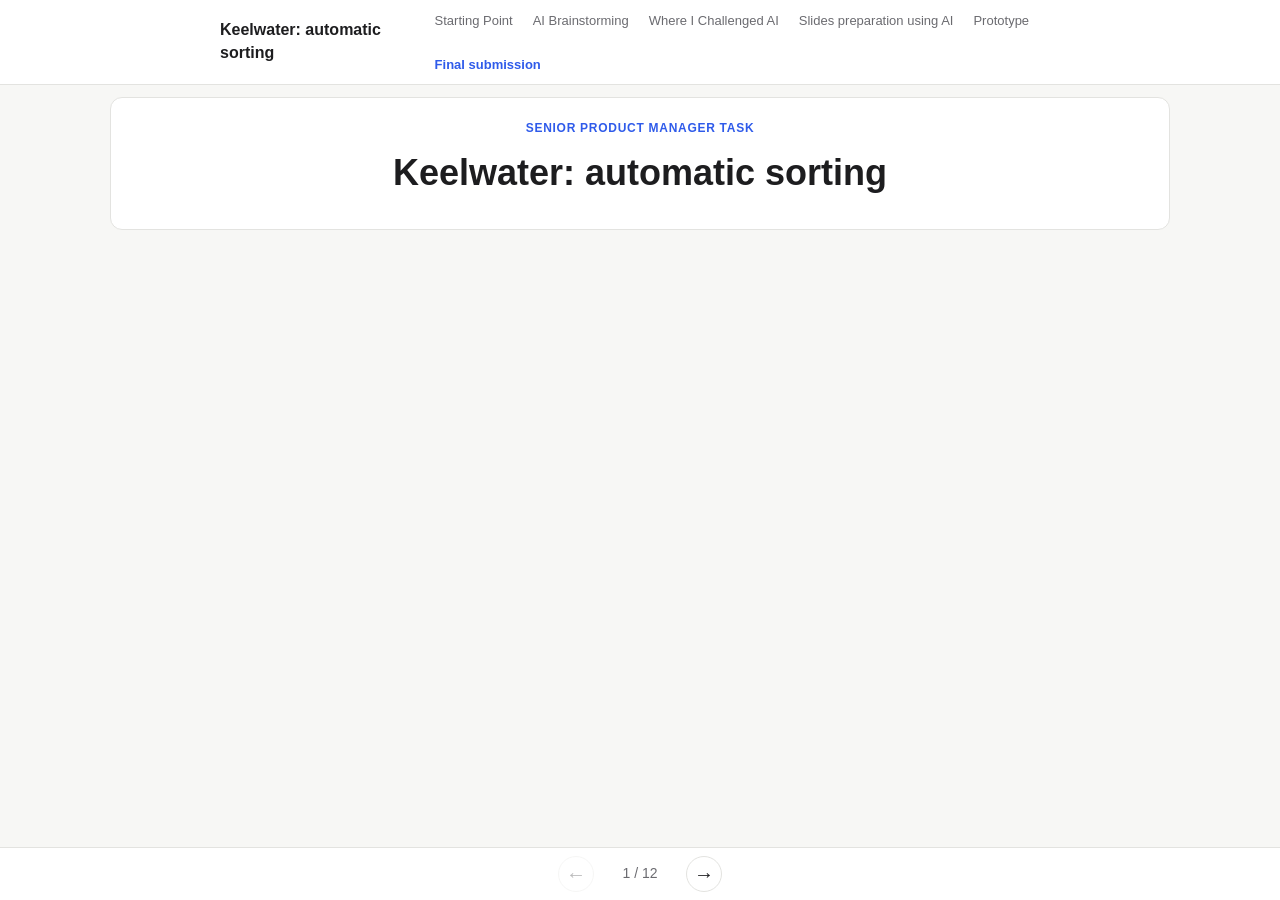
<file: slides.html>
<!DOCTYPE html>
<html lang="en">
<head>
  <meta charset="UTF-8">
  <meta name="viewport" content="width=device-width, initial-scale=1.0">
  <title>Final submission | Keelwater automatic sorting</title>
  <link rel="stylesheet" href="styles.css">
</head>
<body class="deck-body">
  <header class="site-header">
    <div class="site-header-inner">
      <p class="site-title">Keelwater: automatic sorting</p>
      <nav class="site-nav" aria-label="Main">
        <ul>
          <li><a href="index.html">Starting Point</a></li>
          <li><a href="ai-brainstorming.html">AI Brainstorming</a></li>
          <li><a href="ai-challenged.html">Where I Challenged AI</a></li>
          <li><a href="solution.html">Slides preparation using AI</a></li>
          <li><a href="prototype.html">Prototype</a></li>
          <li><a href="slides.html" aria-current="page">Final submission</a></li>
        </ul>
      </nav>
    </div>
  </header>

  <main class="deck" aria-live="polite">

    <section class="deck-slide deck-title">
      <p class="deck-kicker">Senior Product Manager task</p>
      <h1>Keelwater: automatic sorting</h1>    </section>

    <section class="deck-slide">
      <p class="deck-kicker">1. The problem</p>
      <h2>Customers are asking for automatic sorting. What are they really asking for?</h2>
      <div class="deck-cols">
        <div>
          <h3>Who's asking</h3>
          <ul>
            <li>6 deals, £2.3M, one the biggest in pipeline</li>
            <li>3 key accounts, one top-ten renewal in 5 months</li>
            <li>Competitor launched it last quarter</li>
          </ul>
        </div>
        <div>
          <h3>What the data says</h3>
          <ul>
            <li>2.1M claims. For at least half, sorting happens within 11 minutes of arriving</li>
            <li>15% take over 4 hours. We don't know why</li>
            <li>3.4% change pile later. We don't know why</li>
          </ul>
        </div>
      </div>
      <div class="deck-cols deck-cols-4">
        <div class="deck-card deck-next">
          <h3>Handler time</h3>
          <p>Routine claims off the handler's desk. Every claim is decided by hand today, including the obvious ones.</p>
        </div>
        <div class="deck-card deck-next">
          <h3>Faster payment</h3>
          <p>A routine claim waits in a queue until someone clicks. The claimant waits with it.</p>
        </div>
        <div class="deck-card deck-next">
          <h3>Consistency</h3>
          <p>The same claim gets the same answer. Today it depends on which handler picks it up.</p>
        </div>
        <div class="deck-card deck-next">
          <h3>A reason</h3>
          <p>Every decision explainable to the claimant and the regulator. Today the reason is in the handler's head.</p>
        </div>
      </div>
      <p class="deck-point"><strong>The pain I can defend today:</strong> every claim is still sorted by a person, including the obvious ones, and the insurer cannot show a consistent, explainable reason. Deals, a renewal and a competitor are why it matters now. <strong>The pain I am betting on, if the checks hold:</strong> handlers are spending their capacity on claims a rule could decide, one by one, so other claims wait. The solution depends on this being true. If missing information or difficult decisions cause the delay, we take a different path.</p>
      <p class="deck-confidence">Confidence: medium on the pain I can see today. The bet is unproven until the checks.</p>
    </section>

    <section class="deck-slide">
      <p class="deck-kicker">2. What I need to prove</p>
      <h2>Assumptions, what I will check, and the outcome.</h2>
      <table class="deck-table deck-table-checks">
        <thead>
          <tr><th>Assumption</th><th>How I check it</th><th>If it is not true</th></tr>
        </thead>
        <tbody>
          <tr>
            <td><strong>A useful number of claims follow repeatable decisions,</strong> using information available when they arrive.</td>
            <td>Claims by type and pile. Review 200 claims sorted within 11 minutes. Can the reasons be written as rules? Do handlers agree?</td>
            <td>Rules are not the first solution. Start with missing-information help or AI assistance.</td>
          </tr>
          <tr>
            <td><strong>Handling these claims one by one consumes meaningful capacity.</strong></td>
            <td>Active handling time by claim type and pile. Volume and time together.</td>
            <td>Automation may still help consistency. It will not save meaningful handler time.</td>
          </tr>
          <tr>
            <td><strong>The slow 15% is mainly waiting for a handler.</strong></td>
            <td><strong>Waiting</strong> = first opened &minus; arrived. <strong>Working</strong> = sorted &minus; first opened. Check missing documents.</td>
            <td>If the claim is hard, use AI assistance. If information is missing, collect it. Auto-sort does not help either.</td>
          </tr>
          <tr>
            <td><strong>The reasons for the 3.4% re-sorts can be identified.</strong></td>
            <td>Review 200 re-sorted claims. Wrong first decision, or new information? When did it arrive?</td>
            <td>Wrong first decision: improve the rule or model. No clear pattern: do not automate re-sorting.</td>
          </tr>
          <tr>
            <td><strong>Historical outcomes are reliable enough to test rules and AI.</strong></td>
            <td>Compare the first pile, later re-sort, investigation and final outcome. Check how much outcome data is missing.</td>
            <td>Capture reasons and outcomes first. The handler's first decision is not ground truth on its own.</td>
          </tr>
        </tbody>
      </table>
    </section>

    <section class="deck-slide">
      <p class="deck-kicker">3. Who I talk to</p>
      <h2>Further validation</h2>
      <ul class="deck-list">
        <li><strong>Who's asking?</strong> Nine customers: what lines they write, what their own data in Keelwater shows. Tests the key assumption.</li>
        <li>40 tickets through AI: themes, who sent them</li>
        <li>Six deal notes: what does "automatic" mean to each</li>
        <li>Five customers: walk me through yesterday's sorting</li>
        <li>One compliance lead: is sorting a regulated decision</li>
        <li>Designer + handlers: observe real sorting, prototype recommendation/override flows, test whether automation removes work or simply creates checking work.</li>
        <li>Engineering: what remains on bulk sorting, architecture constraints, and what can be reused.</li>
        <li>Data team: why the prototype was put on hold (accuracy, explainability, customer trust, or priorities)</li>
        <li>Competitor demo: what it automates end to end, at what error rate, with how much setup</li>
      </ul>
      <div class="deck-card deck-decision">
        <h3>What happens after two weeks?</h3>
        <ul>
          <li>High routine volume + rules work &rarr; rules-first automation</li>
          <li>Queue delay dominates &rarr; bulk first</li>
          <li>Complexity dominates &rarr; AI assist, not auto-sort</li>
          <li>Missing information dominates &rarr; request it, hold the claim, re-run the rules</li>
          <li>Inconsistency dominates &rarr; rules/guidance/audit first</li>
        </ul>
      </div>
    </section>

    <section class="deck-slide">
      <p class="deck-kicker">4. The solution</p>
      <h2>Rules first. AI only where rules can't decide, with a person in the loop.</h2>
      <table class="deck-table deck-table-metrics">
        <thead>
          <tr><th>Step</th><th>What happens</th><th>AI?</th><th>Earns the next step when</th></tr>
        </thead>
        <tbody>
          <tr>
            <td><strong>1. Learn while handlers sort</strong></td>
            <td>A handler filters "windscreen, under &pound;500, photo attached", selects all, and puts them in Simple. We record the filter, the pile and the reason.</td>
            <td>Without AI</td>
            <td>The same filter keeps coming up, from different handlers, and those claims stay in Simple.</td>
          </tr>
          <tr>
            <td><strong>2. Apply rules</strong></td>
            <td>"Under &pound;500, photo attached, no claim in 2 years, no risk flag: Simple." Written down, readable, approved by the customer. It suggests the pile.</td>
            <td>Without AI</td>
            <td>Run on last year's claims: covers enough to matter, few errors, and none wrongly put in Simple.</td>
          </tr>
          <tr>
            <td><strong>3. No rule matches: find out why</strong></td>
            <td>Is something missing? Is there a risk or vulnerability flag? Or is it complete, and just not covered by a rule?</td>
            <td>Without AI</td>
            <td>Each claim goes to the right next step.</td>
          </tr>
          <tr>
            <td><strong>4A. Missing information</strong></td>
            <td>No photo yet. Ask for it, hold the claim, and run the rules again when it arrives.</td>
            <td>Without AI</td>
            <td>Fewer chase-ups. The claim moves on without a handler opening it.</td>
          </tr>
          <tr>
            <td><strong>4B. Read what the rules can't</strong></td>
            <td>Facts in notes and documents, not in the claim fields. "The photo shows two cracks, the form says one."</td>
            <td>With AI</td>
            <td>Finds the right item. Points to the evidence. Never invents a fact.</td>
          </tr>
          <tr>
            <td><strong>5. Suggest a pile</strong></td>
            <td>Only complete claims no rule covers. "Closer look: repair quote is twice the usual for this car."</td>
            <td>With AI</td>
            <td>Beats the old model on what really happened to the claim, not on the handler's first sort.</td>
          </tr>
          <tr>
            <td><strong>6. Handler decides</strong></td>
            <td>One click to accept, one to change, for every rule and AI suggestion. A change needs a reason.</td>
            <td>Without AI</td>
            <td>Outcomes hold, and known-answer checks show handlers are really reviewing.</td>
          </tr>
          <tr>
            <td><strong>7. Earn auto-sort</strong></td>
            <td>The under-&pound;500 rule now sorts on its own, for one customer. Visible list, daily sample, kill switch.</td>
            <td>Without AI for rules. With AI only for groups the model has earned</td>
            <td>All five, for that customer:<br>1. Tested on history.<br>2. Tested with handlers.<br>3. Compliance has signed.<br>4. Can be switched off, and a daily sample is checked.<br>5. Worth it: time to pay or handler time moves.</td>
          </tr>
        </tbody>
      </table>
      <p class="deck-point">Every decision is logged: pile, who or what decided, the reason, the rule or model version. Suspicious is always decided by a person.</p>
    </section>

    <section class="deck-slide">
      <p class="deck-kicker">5. Prioritise</p>
      <h2>Now, next, not.</h2>
      <div class="deck-cols deck-cols-3">
        <div class="deck-card deck-now">
          <h3>Now (6 weeks)</h3>
          <ul>
            <li>Finish bulk sorting. Record the filter, the pile and the reason. Repeated filters become candidate rules</li>
            <li>Run the two-week checks alongside</li>
            <li>Replay those rules, and the old model, on one customer's history</li>
          </ul>
          <p class="deck-exit"><strong>I stop if:</strong> it is more work than anticipated, and there is no clear value. If validation changes the priority, we change the plan without changing the commitment to the customer.</p>
        </div>
        <div class="deck-card deck-next">
          <h3>Next (quarter)</h3>
          <ul>
            <li>Approved rules suggest a pile, for one pilot customer. They auto-sort only after they earn it</li>
            <li>A person approves every suggestion at first. A change needs a reason</li>
          </ul>
          <p class="deck-exit"><strong>I stop if:</strong> rules cover too little to matter, or the customers asking are complex-lines insurers. Then missing-information help is the first slice.</p>
        </div>
        <div class="deck-card deck-not">
          <h3>Not</h3>
          <ul>
            <li>Automatic Suspicious. A human decides, always</li>
            <li>Anything that cannot give a plain-language reason</li>
            <li>Building what the deals literally ask for before asking what they mean</li>
          </ul>
        </div>
      </div>
      <p class="deck-point">Before anything sorts on its own, per customer: what is the consequence of a wrong Simple? If it is primarily financial rather than customer harm, the risk threshold may be different. How much, on how many claims? That number, agreed with the customer, sets the accuracy bar and the date. Where the consequence is harm to a person, it stays a human decision.</p>
    </section>

    <section class="deck-slide">
      <p class="deck-kicker">6. How we'll know it worked</p>
      <h2>Value metrics. Safety and quality guardrails.</h2>
      <div class="deck-northstar">
        <p class="deck-kicker">North Star</p>
        <p class="deck-northstar-metric">Time from claim arriving to claimant paid, for all paid claims</p>
        <p>Tracked overall, and separately by claim type and first pile. For claims that are not paid, track time to final resolution.</p>
      </div>
      <div class="deck-cols">
        <div>
          <h3>Value and operational outcomes</h3>
          <ul>
            <li><strong>Queue wait.</strong> Arrival to first meaningful action, at the median and the slow tail. This directly tests the bet.</li>
            <li><strong>Handler minutes and cost per claim.</strong> Down, or we sell on speed and consistency instead.</li>
            <li><strong>Correct automation coverage.</strong> % sorted without a handler that still agrees with the later re-sort, investigation or final outcome.</li>
          </ul>
        </div>
        <div>
          <h3>Safety and quality guardrails</h3>
          <ul>
            <li><strong>Simple that should have been Suspicious.</strong> Found in the daily sample or at 30 days. Target: zero. One is a stop-and-review.</li>
            <li><strong>Re-sort rate within 30 days.</strong> The 3.4%. If automation pushes it up, we are sorting wrong faster.</li>
            <li><strong>Complaints about delay or wrongful investigation.</strong> Flat or down. This is what the regulator reads.</li>
            <li><strong>Outcomes across claimant groups.</strong> Same claim type, same result, whoever the claimant. Vulnerable customers always go to a person.</li>
          </ul>
        </div>
      </div>
      <p class="deck-point">Baseline for every number comes from Keelwater's own data before anything ships. The bar for each is set with the customer from their cost of a wrong decision.</p>
      <div class="deck-card deck-decision">
        <h3>What it's worth to a customer, in money</h3>
        <p>Handler minutes saved per claim &times; claims per year &times; cost of a handler hour. Worked out per customer from their own baseline.</p>
      </div>
    </section>

    <section class="deck-slide">
      <p class="deck-kicker">7. From signal to measurement</p>
      <h2>Each step has a gate.</h2>
      <table class="deck-table deck-table-4">
        <thead>
          <tr><th>Stage</th><th>What happens</th><th>Where AI changes the work</th><th>Gate to move on</th></tr>
        </thead>
        <tbody>
          <tr>
            <td><strong>1. Signal</strong><br>This week</td>
            <td>6 deals, 3 key accounts, top-ten renewal, competitor launch, tickets. Sales told what not to promise.</td>
            <td>Ticket and deal-note clustering</td>
            <td>I know what "automatic" means to them</td>
          </tr>
          <tr>
            <td><strong>2. Decision</strong><br>Weeks 1 to 2</td>
            <td>Two-week data check, customer interviews. Problem statement, bulk sorting keep or stop, first slice.</td>
            <td>Query drafting, claim-note reading. I check the logic</td>
            <td>The decision box on slide 3 points one way</td>
          </tr>
          <tr>
            <td><strong>3. Validation</strong><br>Quarter 1</td>
            <td>Rules replayed on history, then live as suggestions. Judged on real claim outcomes. Known-answer checks.</td>
            <td>Working prototype in days. The designer tests the suggestion with handlers before engineering builds.<br>Rule drafts from override reasons, for a person to approve</td>
            <td>Safety and value tests on slides 4 and 6 pass</td>
          </tr>
          <tr>
            <td><strong>4. Delivery</strong><br>Quarter 2</td>
            <td>One pilot customer. Auto-sort Simple only. Kill switch, daily sample, audit log.</td>
            <td>Suggestions only where rules can't decide. Suspicious stays human</td>
            <td>Four clean weeks on the guardrails</td>
          </tr>
          <tr>
            <td><strong>5. Measurement</strong><br>Ongoing</td>
            <td>North Star and guardrails from slide 6, reviewed weekly. One customer at a time.</td>
            <td>Drift flags. A person decides</td>
            <td>Any breach switches auto-sort off</td>
          </tr>
        </tbody>
      </table>
    </section>

    <section class="deck-slide">
      <p class="deck-kicker">8. Sales and Customer Success</p>
      <h2>Partner from customer signal to rollout.</h2>
      <ul class="deck-list">
        <li><strong>Understand the need together.</strong> Review deal notes, support tickets and customer data. Join customer calls to understand the problem behind the feature request.</li>
        <li><strong>Agree the plan and commitments.</strong> Share what is known, what still needs validation, priorities, trade-offs and realistic dates. Keep one shared source of truth.</li>
        <li><strong>Choose and support the pilot together.</strong> Customer Success helps select the right customer. Agree their needs, success measures, responsibilities and communication plan.</li>
        <li><strong>Enable the teams.</strong> Provide demos, FAQs, competitor comparisons, training and release material based on evidence, not unproven claims.</li>
        <li><strong>Close the feedback loop.</strong> Sales and Customer Success bring back objections, customer reactions and pilot feedback. Product explains what changes, what does not, and why.</li>
      </ul>
      <p class="deck-point"><strong>Outcome:</strong> Sales can sell confidently. Customer Success can support customers without surprises. The roadmap moves when the checks, the customers and the pilot make the case.</p>
    </section>

    <section class="deck-slide">
      <p class="deck-kicker">9. What I cut, and why</p>
      <h2>These were left out due to time restriction.</h2>
      <ul class="deck-list">
        <li><strong>Rules configuration experience.</strong> Each customer may have its own sorting rules, so it may need a configurable screen. I have not designed who updates and approves the rules, what permissions and versioning are needed, or whether it belongs in an existing platform. That needs the designer and time with the customer.</li>
        <li><strong>Detailed AI evaluation framework.</strong> The safety gates are already in the plan. I have not defined all the AI evals. That needs data, engineering and Compliance.</li>
        <li><strong>More time on the prototype.</strong> Done with AI, with very high-level refinement from me.</li>
      </ul>
    </section>

    <section class="deck-slide">
      <p class="deck-kicker">10. How I used AI</p>
      <h2>Key points I challenged AI on.</h2>
      <div class="deck-cols">
        <div>
          <h3>What AI did</h3>
          <ul>
            <li>Summarised the brief for me and checked whether I had missed anything</li>
            <li>Brainstormed the problem and solution ideas, and helped prepare customer types and pain points in a scenario table</li>
            <li>Supported market and regulation research</li>
            <li>Helped me understand use cases through examples</li>
            <li>Drew the workflow diagrams</li>
            <li>Built the working prototype and this site</li>
            <li>Kept my step 1 notes as a reusable Cursor skill file</li>
          </ul>
        </div>
        <div>
          <h3>Where I overruled it</h3>
          <p>A few examples.</p>
          <ul>
            <li><strong>Start with AI in shadow mode.</strong> AI suggested building and testing a model in shadow mode first. I chose to test the simpler rules hypothesis first, by replaying rules on last year's claims.</li>
            <li><strong>Tag every claim before sorting.</strong> AI suggested tagging each claim first: line of business, surge, risk. I cut it. Without Keelwater's data model it would be a guess. One conversation with engineering.</li>
          </ul>
        </div>
      </div>
    </section>

    <section class="deck-slide">
      <p class="deck-kicker">11. How the product lifecycle is changing</p>
      <h2>What changes in the way I work.</h2>
      <ul class="deck-list">
        <li><strong>Weeks of work, now hours.</strong> Queries, ticket clustering and reading claim notes are hours. A working prototype is hours, not weeks. The two-week plan is only possible because of this.</li>
        <li><strong>Prototype before spec.</strong> Early feedback from customers. Engineering uses the prototype as a reference to build from. Showing handlers a real screen beats describing one.</li>
        <li><strong>Easier to understand the system.</strong> I can read the code, and draft the documentation, architecture diagrams and tickets. Engineering checks them.</li>
        <li><strong>Shipping starts continuous evaluation.</strong> Rules, models and fraud can drift, so measuring, sample checks and the kill switch are built into the product.</li>
        <li><strong>The PM's job moves to judgement.</strong> Which question to ask, the decisions behind the architecture, the customer relationship, the bar for "safe", and what we don't promise. Checking every AI output is now a core skill.</li>
      </ul>
    </section>

  </main>

  <div class="deck-controls">
    <button type="button" class="deck-btn" id="prev" aria-label="Previous slide">&#8592;</button>
    <span class="deck-counter" id="counter">1 / 12</span>
    <button type="button" class="deck-btn" id="next" aria-label="Next slide">&#8594;</button>
  </div>

  <script>
    (function () {
      var slides = Array.prototype.slice.call(document.querySelectorAll(".deck-slide"));
      var counter = document.getElementById("counter");
      var prev = document.getElementById("prev");
      var next = document.getElementById("next");
      var index = 0;

      function fromHash() {
        var n = parseInt(window.location.hash.replace("#", ""), 10);
        return isNaN(n) ? 0 : Math.min(Math.max(n - 1, 0), slides.length - 1);
      }

      function show(i) {
        index = Math.min(Math.max(i, 0), slides.length - 1);
        slides.forEach(function (s, k) { s.classList.toggle("is-active", k === index); });
        counter.textContent = (index + 1) + " / " + slides.length;
        prev.disabled = index === 0;
        next.disabled = index === slides.length - 1;
        history.replaceState(null, "", "#" + (index + 1));
      }

      prev.addEventListener("click", function () { show(index - 1); });
      next.addEventListener("click", function () { show(index + 1); });
      document.addEventListener("keydown", function (e) {
        if (e.key === "ArrowRight" || e.key === " " || e.key === "PageDown") { e.preventDefault(); show(index + 1); }
        if (e.key === "ArrowLeft" || e.key === "PageUp") { e.preventDefault(); show(index - 1); }
      });
      window.addEventListener("hashchange", function () { show(fromHash()); });

      show(fromHash());
    })();
  </script>
</body>
</html>
</file>
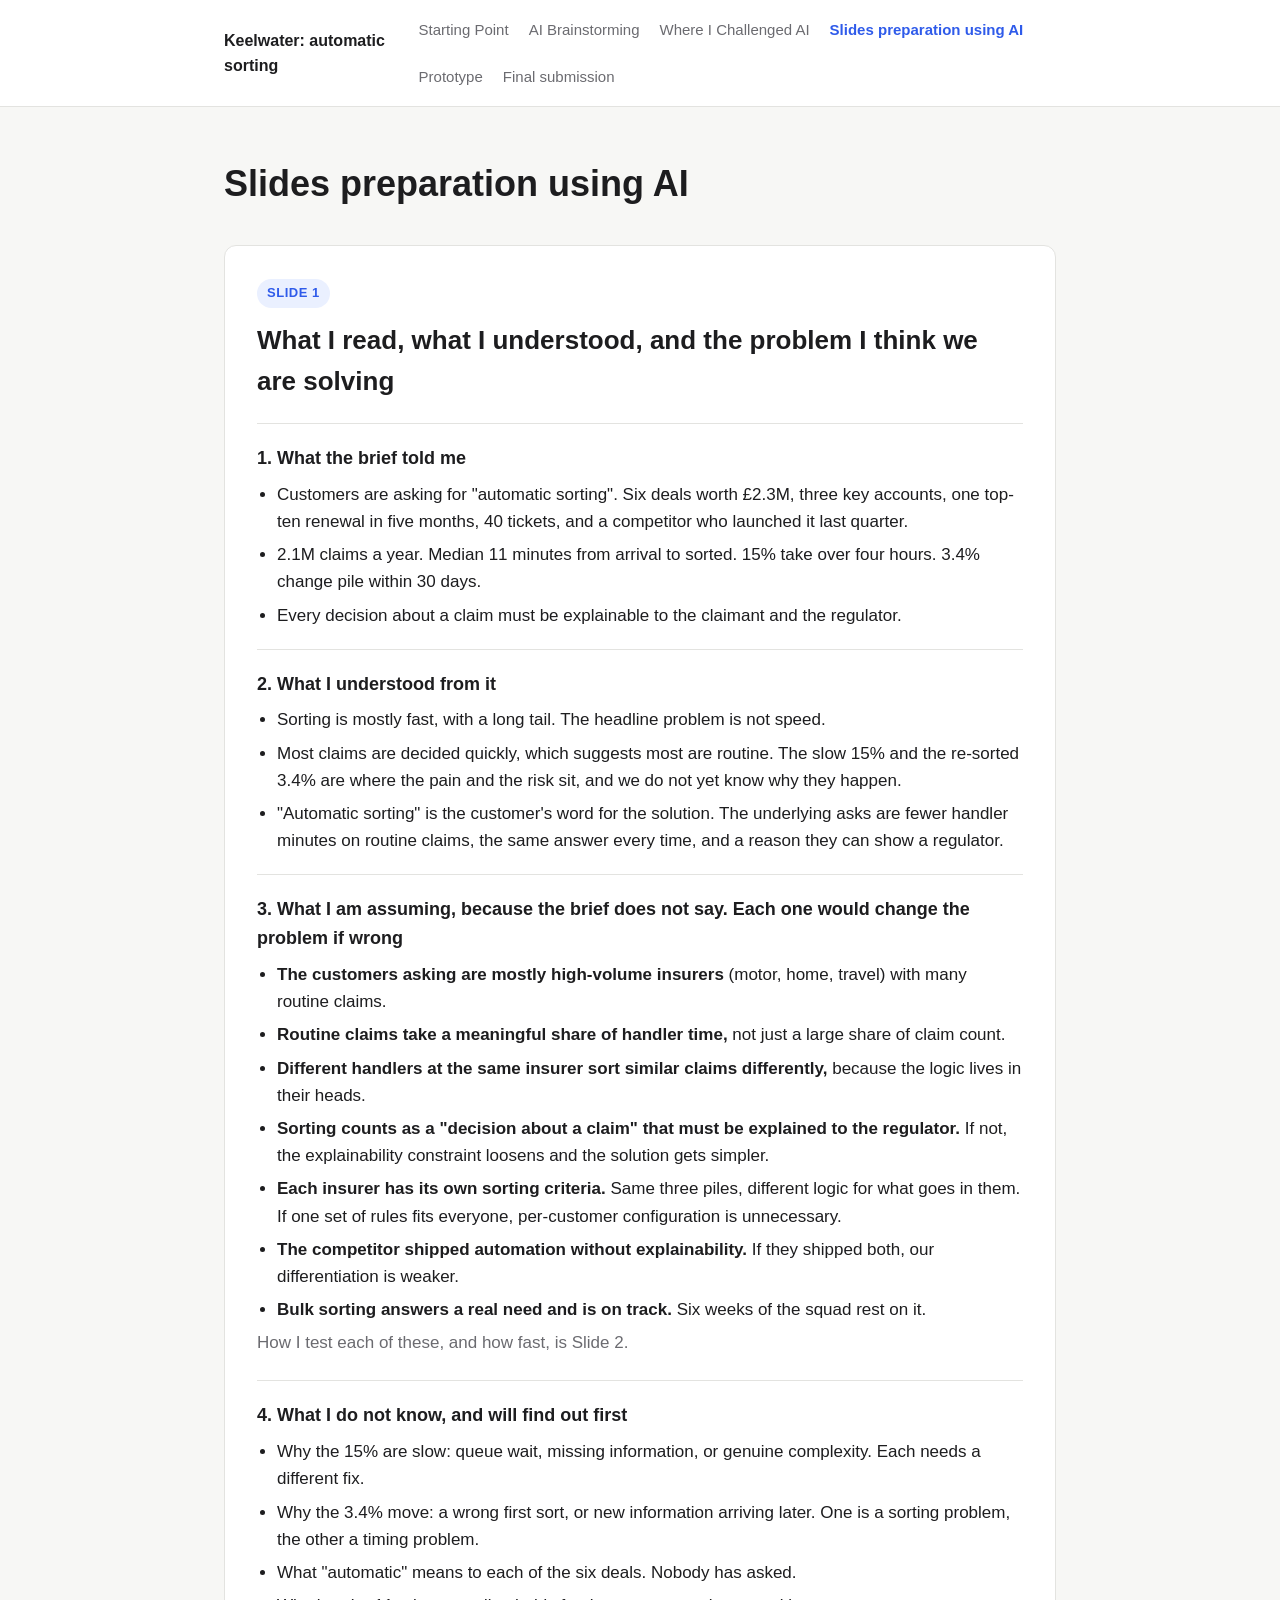
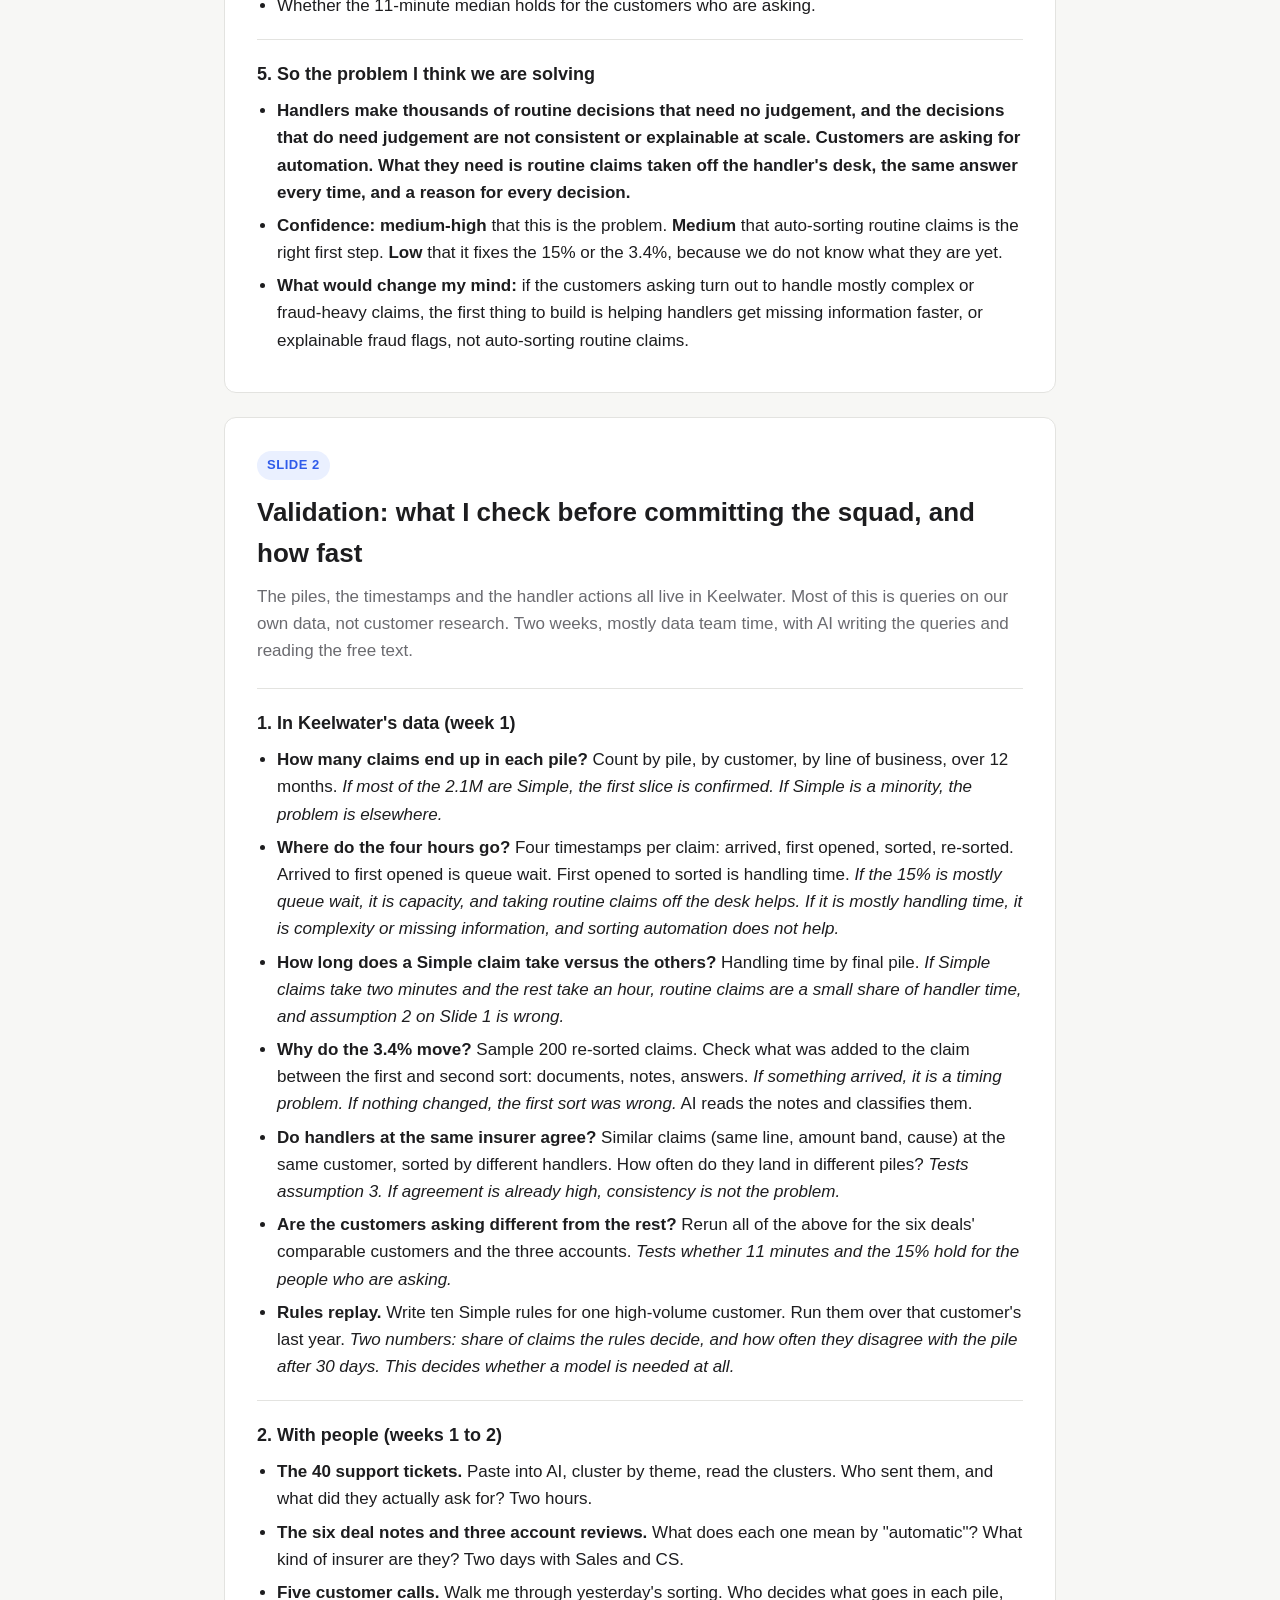
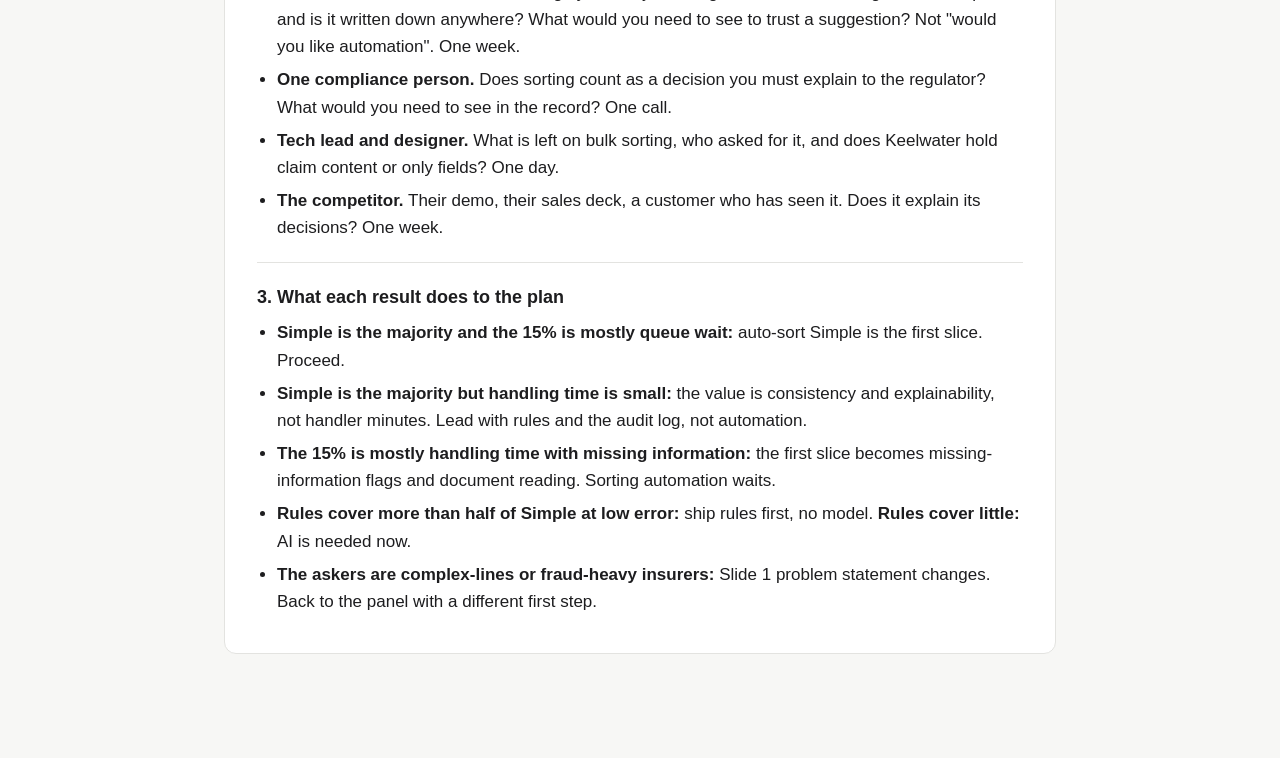
<file: solution.html>
<!DOCTYPE html>
<html lang="en">
<head>
  <meta charset="UTF-8">
  <meta name="viewport" content="width=device-width, initial-scale=1.0">
  <title>Slides preparation using AI | Keelwater automatic sorting</title>
  <link rel="stylesheet" href="styles.css">
</head>
<body>
  <header class="site-header">
    <div class="site-header-inner">
      <p class="site-title">Keelwater: automatic sorting</p>
      <nav class="site-nav" aria-label="Main">
        <ul>
          <li><a href="index.html">Starting Point</a></li>
          <li><a href="ai-brainstorming.html">AI Brainstorming</a></li>
          <li><a href="ai-challenged.html">Where I Challenged AI</a></li>
          <li><a href="solution.html" aria-current="page">Slides preparation using AI</a></li>
          <li><a href="prototype.html">Prototype</a></li>
          <li><a href="slides.html">Final submission</a></li>
        </ul>
      </nav>
    </div>
  </header>

  <main>
    <h1 class="page-title">Slides preparation using AI</h1>

    <section class="step slide" aria-labelledby="slide-1-title">
      <span class="step-label">Slide 1</span>
      <h2 id="slide-1-title">What I read, what I understood, and the problem I think we are solving</h2>

      <div class="note-group">
        <h3>1. What the brief told me</h3>
        <ul>
          <li>Customers are asking for "automatic sorting". Six deals worth £2.3M, three key accounts, one top-ten renewal in five months, 40 tickets, and a competitor who launched it last quarter.</li>
          <li>2.1M claims a year. Median 11 minutes from arrival to sorted. 15% take over four hours. 3.4% change pile within 30 days.</li>
          <li>Every decision about a claim must be explainable to the claimant and the regulator.</li>
        </ul>
      </div>

      <div class="note-group">
        <h3>2. What I understood from it</h3>
        <ul>
          <li>Sorting is mostly fast, with a long tail. The headline problem is not speed.</li>
          <li>Most claims are decided quickly, which suggests most are routine. The slow 15% and the re-sorted 3.4% are where the pain and the risk sit, and we do not yet know why they happen.</li>
          <li>"Automatic sorting" is the customer's word for the solution. The underlying asks are fewer handler minutes on routine claims, the same answer every time, and a reason they can show a regulator.</li>
        </ul>
      </div>

      <div class="note-group">
        <h3>3. What I am assuming, because the brief does not say. Each one would change the problem if wrong</h3>
        <ul>
          <li><strong>The customers asking are mostly high-volume insurers</strong> (motor, home, travel) with many routine claims.</li>
          <li><strong>Routine claims take a meaningful share of handler time,</strong> not just a large share of claim count.</li>
          <li><strong>Different handlers at the same insurer sort similar claims differently,</strong> because the logic lives in their heads.</li>
          <li><strong>Sorting counts as a "decision about a claim" that must be explained to the regulator.</strong> If not, the explainability constraint loosens and the solution gets simpler.</li>
          <li><strong>Each insurer has its own sorting criteria.</strong> Same three piles, different logic for what goes in them. If one set of rules fits everyone, per-customer configuration is unnecessary.</li>
          <li><strong>The competitor shipped automation without explainability.</strong> If they shipped both, our differentiation is weaker.</li>
          <li><strong>Bulk sorting answers a real need and is on track.</strong> Six weeks of the squad rest on it.</li>
        </ul>
        <p class="step-summary">How I test each of these, and how fast, is Slide 2.</p>
      </div>

      <div class="note-group">
        <h3>4. What I do not know, and will find out first</h3>
        <ul>
          <li>Why the 15% are slow: queue wait, missing information, or genuine complexity. Each needs a different fix.</li>
          <li>Why the 3.4% move: a wrong first sort, or new information arriving later. One is a sorting problem, the other a timing problem.</li>
          <li>What "automatic" means to each of the six deals. Nobody has asked.</li>
          <li>Whether the 11-minute median holds for the customers who are asking.</li>
        </ul>
      </div>

      <div class="note-group">
        <h3>5. So the problem I think we are solving</h3>
        <ul>
          <li><strong>Handlers make thousands of routine decisions that need no judgement, and the decisions that do need judgement are not consistent or explainable at scale. Customers are asking for automation. What they need is routine claims taken off the handler's desk, the same answer every time, and a reason for every decision.</strong></li>
          <li><strong>Confidence: medium-high</strong> that this is the problem. <strong>Medium</strong> that auto-sorting routine claims is the right first step. <strong>Low</strong> that it fixes the 15% or the 3.4%, because we do not know what they are yet.</li>
          <li><strong>What would change my mind:</strong> if the customers asking turn out to handle mostly complex or fraud-heavy claims, the first thing to build is helping handlers get missing information faster, or explainable fraud flags, not auto-sorting routine claims.</li>
        </ul>
      </div>
    </section>

    <section class="step slide" aria-labelledby="slide-2-title">
      <span class="step-label">Slide 2</span>
      <h2 id="slide-2-title">Validation: what I check before committing the squad, and how fast</h2>
      <p class="step-summary">The piles, the timestamps and the handler actions all live in Keelwater. Most of this is queries on our own data, not customer research. Two weeks, mostly data team time, with AI writing the queries and reading the free text.</p>

      <div class="note-group">
        <h3>1. In Keelwater's data (week 1)</h3>
        <ul>
          <li><strong>How many claims end up in each pile?</strong> Count by pile, by customer, by line of business, over 12 months. <em>If most of the 2.1M are Simple, the first slice is confirmed. If Simple is a minority, the problem is elsewhere.</em></li>
          <li><strong>Where do the four hours go?</strong> Four timestamps per claim: arrived, first opened, sorted, re-sorted. Arrived to first opened is queue wait. First opened to sorted is handling time. <em>If the 15% is mostly queue wait, it is capacity, and taking routine claims off the desk helps. If it is mostly handling time, it is complexity or missing information, and sorting automation does not help.</em></li>
          <li><strong>How long does a Simple claim take versus the others?</strong> Handling time by final pile. <em>If Simple claims take two minutes and the rest take an hour, routine claims are a small share of handler time, and assumption 2 on Slide 1 is wrong.</em></li>
          <li><strong>Why do the 3.4% move?</strong> Sample 200 re-sorted claims. Check what was added to the claim between the first and second sort: documents, notes, answers. <em>If something arrived, it is a timing problem. If nothing changed, the first sort was wrong.</em> AI reads the notes and classifies them.</li>
          <li><strong>Do handlers at the same insurer agree?</strong> Similar claims (same line, amount band, cause) at the same customer, sorted by different handlers. How often do they land in different piles? <em>Tests assumption 3. If agreement is already high, consistency is not the problem.</em></li>
          <li><strong>Are the customers asking different from the rest?</strong> Rerun all of the above for the six deals' comparable customers and the three accounts. <em>Tests whether 11 minutes and the 15% hold for the people who are asking.</em></li>
          <li><strong>Rules replay.</strong> Write ten Simple rules for one high-volume customer. Run them over that customer's last year. <em>Two numbers: share of claims the rules decide, and how often they disagree with the pile after 30 days. This decides whether a model is needed at all.</em></li>
        </ul>
      </div>

      <div class="note-group">
        <h3>2. With people (weeks 1 to 2)</h3>
        <ul>
          <li><strong>The 40 support tickets.</strong> Paste into AI, cluster by theme, read the clusters. Who sent them, and what did they actually ask for? Two hours.</li>
          <li><strong>The six deal notes and three account reviews.</strong> What does each one mean by "automatic"? What kind of insurer are they? Two days with Sales and CS.</li>
          <li><strong>Five customer calls.</strong> Walk me through yesterday's sorting. Who decides what goes in each pile, and is it written down anywhere? What would you need to see to trust a suggestion? Not "would you like automation". One week.</li>
          <li><strong>One compliance person.</strong> Does sorting count as a decision you must explain to the regulator? What would you need to see in the record? One call.</li>
          <li><strong>Tech lead and designer.</strong> What is left on bulk sorting, who asked for it, and does Keelwater hold claim content or only fields? One day.</li>
          <li><strong>The competitor.</strong> Their demo, their sales deck, a customer who has seen it. Does it explain its decisions? One week.</li>
        </ul>
      </div>

      <div class="note-group">
        <h3>3. What each result does to the plan</h3>
        <ul>
          <li><strong>Simple is the majority and the 15% is mostly queue wait:</strong> auto-sort Simple is the first slice. Proceed.</li>
          <li><strong>Simple is the majority but handling time is small:</strong> the value is consistency and explainability, not handler minutes. Lead with rules and the audit log, not automation.</li>
          <li><strong>The 15% is mostly handling time with missing information:</strong> the first slice becomes missing-information flags and document reading. Sorting automation waits.</li>
          <li><strong>Rules cover more than half of Simple at low error:</strong> ship rules first, no model. <strong>Rules cover little:</strong> AI is needed now.</li>
          <li><strong>The askers are complex-lines or fraud-heavy insurers:</strong> Slide 1 problem statement changes. Back to the panel with a different first step.</li>
        </ul>
      </div>
    </section>

  </main>
</body>
</html>
</file>
<file: styles.css>
:root {
  --color-bg: #f7f7f5;
  --color-surface: #ffffff;
  --color-text: #1d1d1f;
  --color-muted: #6b6b70;
  --color-border: #e3e3e0;
  --color-accent: #2f5bea;
  --color-accent-soft: #eaf0ff;
  --color-ai: #7c3aed;
  --color-ai-soft: #f3e8ff;
  --color-human: #b45309;
  --color-human-soft: #fff4e0;
  --radius: 12px;
  --font: -apple-system, BlinkMacSystemFont, "Segoe UI", Roboto, Helvetica, Arial, sans-serif;
}

* {
  box-sizing: border-box;
}

body {
  margin: 0;
  background: var(--color-bg);
  color: var(--color-text);
  font-family: var(--font);
  font-size: 17px;
  line-height: 1.6;
}

.site-header {
  background: var(--color-surface);
  border-bottom: 1px solid var(--color-border);
}

.site-header-inner {
  max-width: 880px;
  margin: 0 auto;
  padding: 16px 24px;
  display: flex;
  align-items: center;
  justify-content: space-between;
  gap: 24px;
}

.site-title {
  font-weight: 600;
  margin: 0;
  font-size: 16px;
}

.site-nav ul {
  list-style: none;
  margin: 0;
  padding: 0;
  display: flex;
  gap: 20px;
}

.site-nav a,
.site-nav span {
  font-size: 15px;
  text-decoration: none;
  color: var(--color-muted);
}

.site-nav a[aria-current="page"] {
  color: var(--color-accent);
  font-weight: 600;
}

.site-nav span[aria-disabled="true"] {
  opacity: 0.5;
}

main {
  max-width: 880px;
  margin: 0 auto;
  padding: 48px 24px 80px;
}

.page-title {
  font-size: 36px;
  margin: 0 0 32px;
}

.page-intro {
  color: var(--color-muted);
  margin: 0 0 40px;
}

.step {
  background: var(--color-surface);
  border: 1px solid var(--color-border);
  border-radius: var(--radius);
  padding: 32px;
  margin-bottom: 24px;
}

.step-label {
  display: inline-block;
  background: var(--color-accent-soft);
  color: var(--color-accent);
  font-size: 13px;
  font-weight: 600;
  letter-spacing: 0.04em;
  text-transform: uppercase;
  padding: 4px 10px;
  border-radius: 999px;
  margin-bottom: 12px;
}

.step h2 {
  font-size: 26px;
  margin: 0 0 8px;
}

.step-summary {
  color: var(--color-muted);
  margin: 0 0 24px;
}

.note-group {
  border-top: 1px solid var(--color-border);
  padding-top: 20px;
  margin-top: 20px;
}

.note-group h3 {
  font-size: 18px;
  margin: 0 0 8px;
}

.note-group ul {
  margin: 0;
  padding-left: 20px;
}

.note-group li {
  margin-bottom: 6px;
}

.note-group li ul {
  margin-top: 6px;
  color: var(--color-muted);
  font-size: 15px;
}

.qa {
  background: var(--color-surface);
  border: 1px solid var(--color-border);
  border-radius: var(--radius);
  padding: 32px;
  margin-bottom: 24px;
}

.qa-question {
  font-size: 20px;
  margin: 0 0 16px;
  padding-left: 16px;
  border-left: 3px solid var(--color-accent);
}

.qa-answer p {
  margin: 0 0 14px;
}

.qa-answer ul,
.qa-answer ol {
  margin: 0 0 14px;
  padding-left: 22px;
}

.qa-answer li {
  margin-bottom: 8px;
}

/* Slide deck */
.deck-body {
  display: flex;
  flex-direction: column;
  min-height: 100vh;
  line-height: 1.4;
}

.deck-body .site-header-inner {
  padding: 8px 20px;
}

.deck-body .site-nav a,
.deck-body .site-nav span {
  font-size: 13px;
}

.deck {
  flex: 1;
  max-width: 1100px;
  width: 100%;
  margin: 0 auto;
  padding: 12px 20px 68px;
}

.deck-slide {
  display: none;
  background: var(--color-surface);
  border: 1px solid var(--color-border);
  border-radius: var(--radius);
  padding: 22px 32px 18px;
  min-height: 0;
}

.deck-slide.is-active {
  display: block;
}

.deck-title {
  display: none;
  text-align: center;
  justify-content: center;
  flex-direction: column;
}

.deck-title.is-active {
  display: flex;
}

.deck-title h1 {
  font-size: 36px;
  margin: 8px 0 12px;
}

.deck-sub {
  color: var(--color-muted);
  font-size: 20px;
  margin: 0;
}

.deck-kicker {
  color: var(--color-accent);
  font-size: 12px;
  font-weight: 600;
  letter-spacing: 0.06em;
  text-transform: uppercase;
  margin: 0 0 4px;
}

.deck-slide h2 {
  font-size: 22px;
  line-height: 1.25;
  margin: 0 0 14px;
}

.deck-slide h3 {
  font-size: 13px;
  text-transform: uppercase;
  letter-spacing: 0.04em;
  color: var(--color-muted);
  margin: 0 0 6px;
}

.deck-slide ul,
.deck-slide ol {
  margin: 0;
  padding-left: 18px;
  font-size: 14px;
}

.deck-slide li {
  margin-bottom: 4px;
}

.deck-slide li em {
  color: var(--color-muted);
  font-style: normal;
}

.deck-cols {
  display: grid;
  grid-template-columns: 1fr 1fr;
  gap: 16px;
  margin-bottom: 12px;
}

.deck-cols-3 {
  grid-template-columns: 1fr 1fr 1fr;
  gap: 20px;
}

.deck-cols-4 {
  grid-template-columns: repeat(4, 1fr);
  gap: 16px;
}

.deck-card {
  border-radius: 10px;
  padding: 10px 12px;
  border: 1px solid var(--color-border);
}

.deck-decision {
  margin-top: 16px;
  padding: 12px 18px;
}

.deck-decision h3 {
  margin: 0 0 6px;
  font-size: 16px;
}

.deck-card ul {
  font-size: 13px;
  padding-left: 16px;
}

.deck-card p {
  font-size: 13px;
  margin: 0;
}

.deck-exit {
  margin: 12px 0 0;
  padding-top: 10px;
  border-top: 1px solid rgba(0, 0, 0, 0.12);
  font-size: 13px;
  line-height: 1.5;
}

.deck-northstar {
  background: var(--color-accent-soft);
  border: 1px solid var(--color-accent);
  border-radius: 10px;
  padding: 10px 14px;
  margin-bottom: 12px;
}

.deck-northstar p {
  margin: 0;
  font-size: 13px;
}

.deck-northstar-metric {
  font-size: 18px !important;
  font-weight: 600;
  margin: 2px 0 4px !important;
}

.deck-now { background: #e8f7ee; border-color: #15803d; }
.deck-next { background: var(--color-accent-soft); border-color: var(--color-accent); }
.deck-not { background: #fff0f0; border-color: #b91c1c; }

.deck-point {
  background: var(--color-bg);
  border-left: 4px solid var(--color-accent);
  padding: 8px 12px;
  border-radius: 0 8px 8px 0;
  margin: 12px 0 0;
  font-size: 13px;
}

.deck-table {
  width: 100%;
  border-collapse: collapse;
  font-size: 13px;
  margin-bottom: 8px;
}

.deck-table th,
.deck-table td {
  text-align: left;
  vertical-align: top;
  padding: 6px 8px;
  border-bottom: 1px solid var(--color-border);
}

.deck-table th {
  font-size: 11px;
  text-transform: uppercase;
  letter-spacing: 0.04em;
  color: var(--color-muted);
}

.deck-table td:first-child {
  width: 45%;
}

.deck-table-key td {
  background: var(--color-accent-soft);
}

.deck-table-3 {
  font-size: 15px;
}

.deck-table-3 td:first-child {
  width: 50%;
}

.deck-table-3 th,
.deck-table-3 td {
  padding: 9px 12px;
}

.deck-script {
  margin-top: 28px;
  padding: 16px 20px;
  border: 1px dashed var(--color-border);
  border-radius: 8px;
  background: var(--color-bg);
  font-size: 15px;
}

.deck-script h3 {
  margin: 0 0 8px;
  font-size: 15px;
}

.deck-script p {
  margin: 12px 0 4px;
}

.deck-script ul {
  margin: 0;
  padding-left: 20px;
}

.deck-table-metrics {
  font-size: 11.5px;
}

.deck-table-metrics td:first-child {
  width: 13%;
}

.deck-table-metrics td:nth-child(3) {
  width: 11%;
}

.deck-table-metrics th,
.deck-table-metrics td {
  padding: 4px 6px;
}

.deck-table-checks {
  font-size: 12.5px;
}

.deck-table-checks td:first-child {
  width: 32%;
}

.deck-table-checks th,
.deck-table-checks td {
  padding: 5px 8px;
}

.deck-table-4 {
  font-size: 12.5px;
}

.deck-table-4 td:first-child {
  width: 14%;
}

.deck-table-4 th,
.deck-table-4 td {
  padding: 5px 8px;
}

.deck-table-group td {
  background: var(--color-text);
  color: #fff;
  font-size: 13px;
  text-transform: uppercase;
  letter-spacing: 0.04em;
  padding: 6px 12px;
}

.deck-confidence {
  color: var(--color-muted);
  font-size: 13px;
  margin: 8px 0 0;
}

.deck-list li {
  margin-bottom: 8px;
  font-size: 15px;
}

.deck-flow {
  list-style: none;
  padding: 0;
}

.deck-flow li {
  display: flex;
  gap: 16px;
  align-items: flex-start;
  margin-bottom: 14px;
  font-size: 17px;
}

.deck-flow span {
  flex: 0 0 32px;
  height: 32px;
  border-radius: 50%;
  background: var(--color-accent);
  color: #fff;
  display: inline-flex;
  align-items: center;
  justify-content: center;
  font-weight: 600;
  font-size: 14px;
}

.deck-timeline {
  list-style: none;
  padding: 0 0 0 18px;
  border-left: 2px solid var(--color-border);
  margin-bottom: 24px;
}

.deck-timeline li {
  position: relative;
  margin-bottom: 14px;
  font-size: 16px;
}

.deck-timeline li::before {
  content: "";
  position: absolute;
  left: -24px;
  top: 8px;
  width: 10px;
  height: 10px;
  border-radius: 50%;
  background: var(--color-accent);
}

.deck-controls {
  position: fixed;
  bottom: 0;
  left: 0;
  right: 0;
  display: flex;
  justify-content: center;
  align-items: center;
  gap: 16px;
  padding: 8px;
  background: var(--color-surface);
  border-top: 1px solid var(--color-border);
}

.deck-btn {
  width: 36px;
  height: 36px;
  border-radius: 50%;
  border: 1px solid var(--color-border);
  background: var(--color-surface);
  font-size: 20px;
  cursor: pointer;
  color: var(--color-text);
}

.deck-btn:hover:not(:disabled) {
  background: var(--color-accent-soft);
  border-color: var(--color-accent);
}

.deck-btn:disabled {
  opacity: 0.3;
  cursor: default;
}

.deck-btn:focus-visible {
  outline: 2px solid var(--color-accent);
  outline-offset: 2px;
}

.deck-counter {
  font-size: 14px;
  color: var(--color-muted);
  min-width: 60px;
  text-align: center;
}

@media (max-width: 800px) {
  .deck-cols,
  .deck-cols-3,
  .deck-cols-4 {
    grid-template-columns: 1fr;
  }
  .deck-slide {
    padding: 28px 24px;
  }
}

.notes-figure {
  margin: 0 0 20px;
}

.notes-figure img {
  display: block;
  max-width: 100%;
  max-height: 640px;
  margin: 0 auto;
  border: 1px solid var(--color-border);
  border-radius: 8px;
}

.notes-figure figcaption {
  margin-top: 8px;
  font-size: 14px;
  color: var(--color-muted);
  text-align: center;
}

.qa-image {
  display: block;
  max-width: 100%;
  max-height: 720px;
  margin: 8px auto 20px;
  border: 1px solid var(--color-border);
  border-radius: 8px;
  background: #fff;
}

.qa-wide {
  width: min(1200px, calc(100vw - 48px));
  margin-left: 50%;
  transform: translateX(-50%);
}

.table-scroll {
  overflow-x: auto;
  margin: 0 0 20px;
}

.scenario-table {
  width: 100%;
  border-collapse: collapse;
  font-size: 14px;
  line-height: 1.5;
}

.scenario-table th,
.scenario-table td {
  text-align: left;
  vertical-align: top;
  padding: 12px 14px;
  border-bottom: 1px solid var(--color-border);
}

.scenario-table th {
  background: var(--color-accent-soft);
  color: var(--color-accent);
  font-size: 13px;
  text-transform: uppercase;
  letter-spacing: 0.04em;
}

.scenario-table td:first-child {
  min-width: 170px;
}

.scenario-table-wide {
  min-width: 1500px;
  font-size: 13px;
}

.scenario-table-wide td {
  min-width: 150px;
}

.scenario-table-wide td em {
  display: block;
  margin-top: 4px;
  color: var(--color-accent);
  font-style: normal;
  font-size: 12px;
}

.blocks-table {
  min-width: 1100px;
}

.blocks-table td:first-child {
  min-width: 110px;
  color: var(--color-accent);
}

.phase-key {
  display: flex;
  flex-direction: column;
  gap: 4px;
  background: var(--color-accent-soft);
  border-radius: 8px;
  padding: 12px 16px;
  margin: 0 0 16px;
  font-size: 14px;
}

.scenario-table .group-row th {
  background: var(--color-text);
  color: #fff;
  text-transform: none;
  letter-spacing: 0;
  font-size: 14px;
  padding: 10px 14px;
}

.site-nav ul {
  flex-wrap: wrap;
}

.main-wide {
  max-width: 1200px;
}

.legend {
  display: flex;
  flex-wrap: wrap;
  gap: 10px;
  margin: 0 0 20px;
  font-size: 13px;
}

.legend-item {
  padding: 4px 10px;
  border-radius: 6px;
  border: 1px solid;
}

.legend-py { background: #eaf0ff; border-color: #2f5bea; }
.legend-ai { background: #f3e8ff; border-color: #7c3aed; }
.legend-ui { background: #e8f7ee; border-color: #15803d; }
.legend-human { background: #fff4e0; border-color: #d97706; }
.legend-db { background: #f0f0ee; border-color: #6b6b70; }

.diagram {
  overflow-x: auto;
  background: var(--color-bg);
  border: 1px solid var(--color-border);
  border-radius: var(--radius);
  padding: 16px;
}

.diagram .mermaid {
  margin: 0;
  background: transparent;
  font-size: 14px;
}

.diagram-note {
  color: var(--color-muted);
  font-size: 14px;
  margin: 10px 0 0;
}

.diagram-actions {
  display: flex;
  gap: 8px;
  margin: 0 0 8px;
}

.diagram-btn {
  font: inherit;
  font-size: 14px;
  padding: 6px 12px;
  border: 1px solid var(--color-border);
  border-radius: var(--radius);
  background: var(--color-bg);
  cursor: pointer;
}

.diagram-btn:hover {
  border-color: var(--color-text);
}

.diagram-lightbox {
  position: fixed;
  inset: 0;
  z-index: 50;
  display: flex;
  flex-direction: column;
  background: #fff;
}

.diagram-lightbox[hidden] {
  display: none;
}

.diagram-lightbox-bar {
  display: flex;
  gap: 8px;
  padding: 12px 16px;
  border-bottom: 1px solid var(--color-border);
}

.diagram-lightbox-body {
  flex: 1;
  overflow: auto;
  padding: 24px;
}

.steps {
  margin: 0;
  padding-left: 22px;
}

.steps li {
  margin-bottom: 10px;
}
</file>
